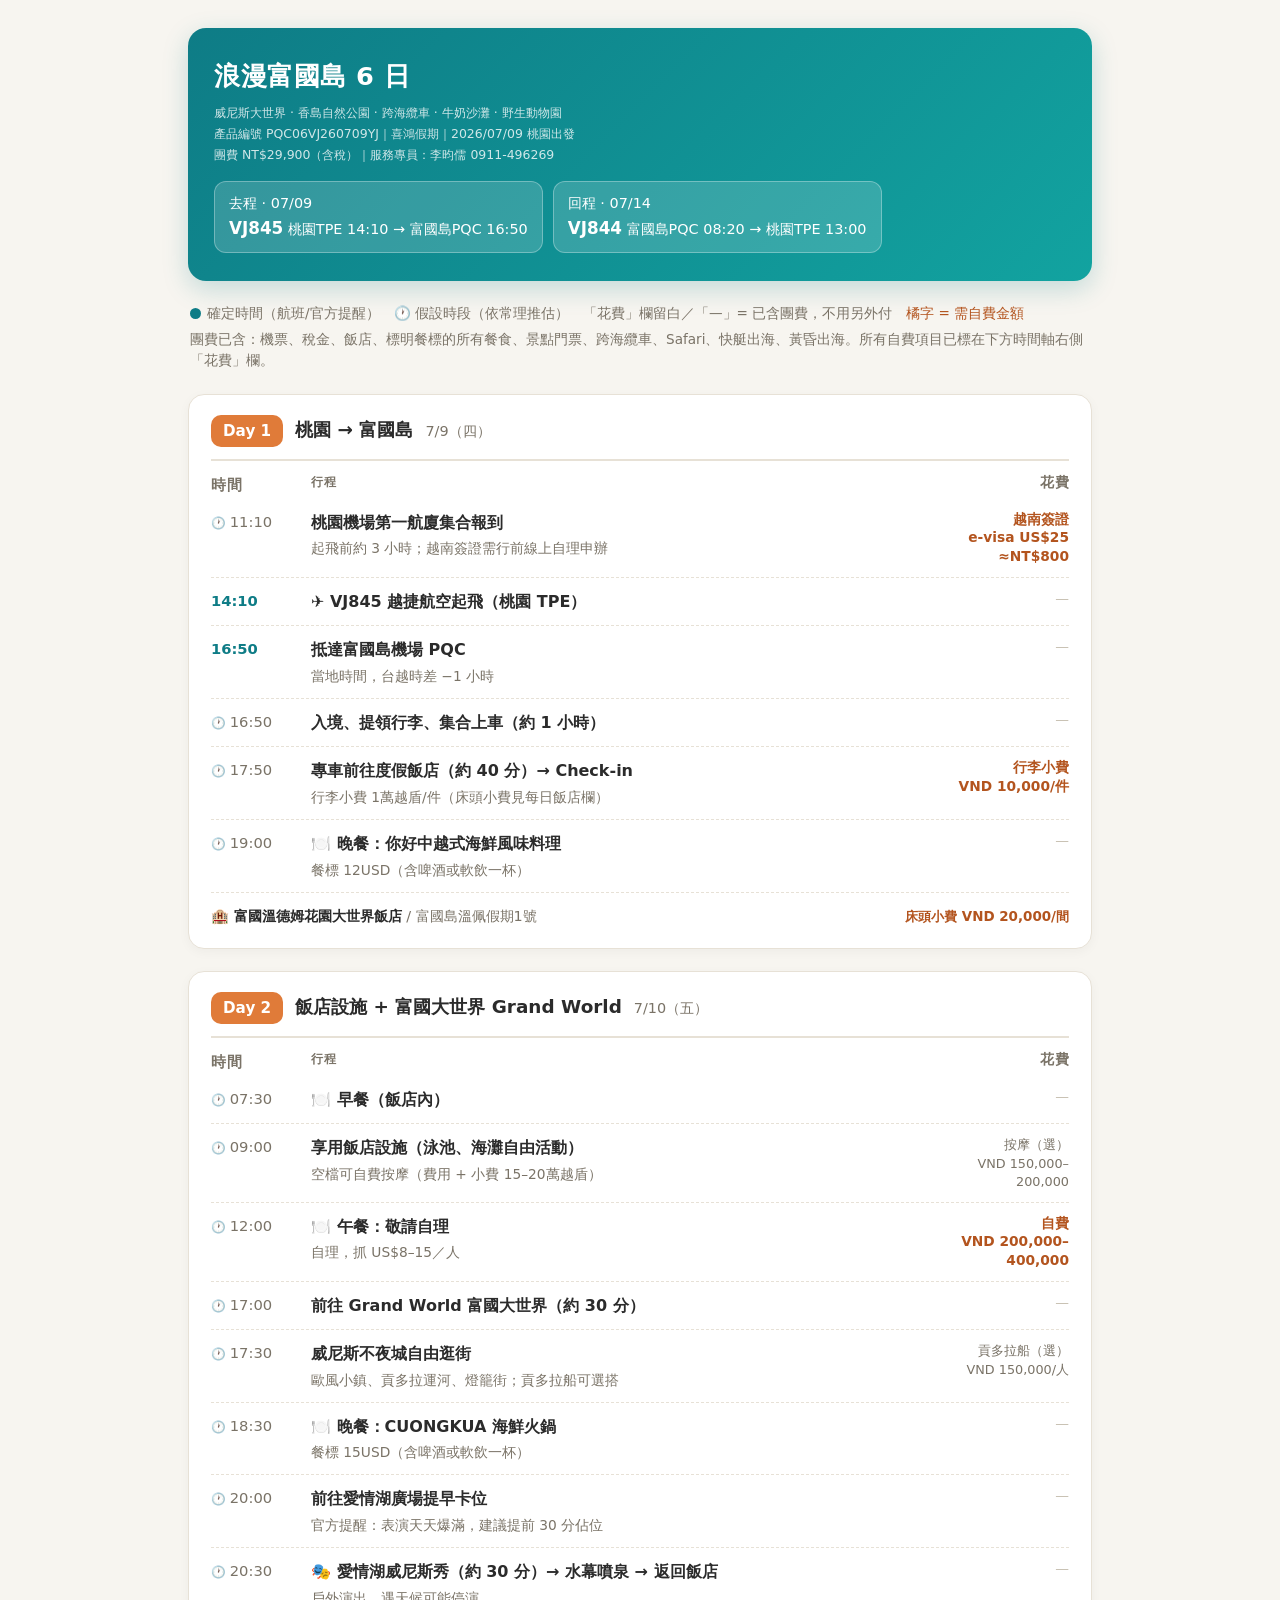
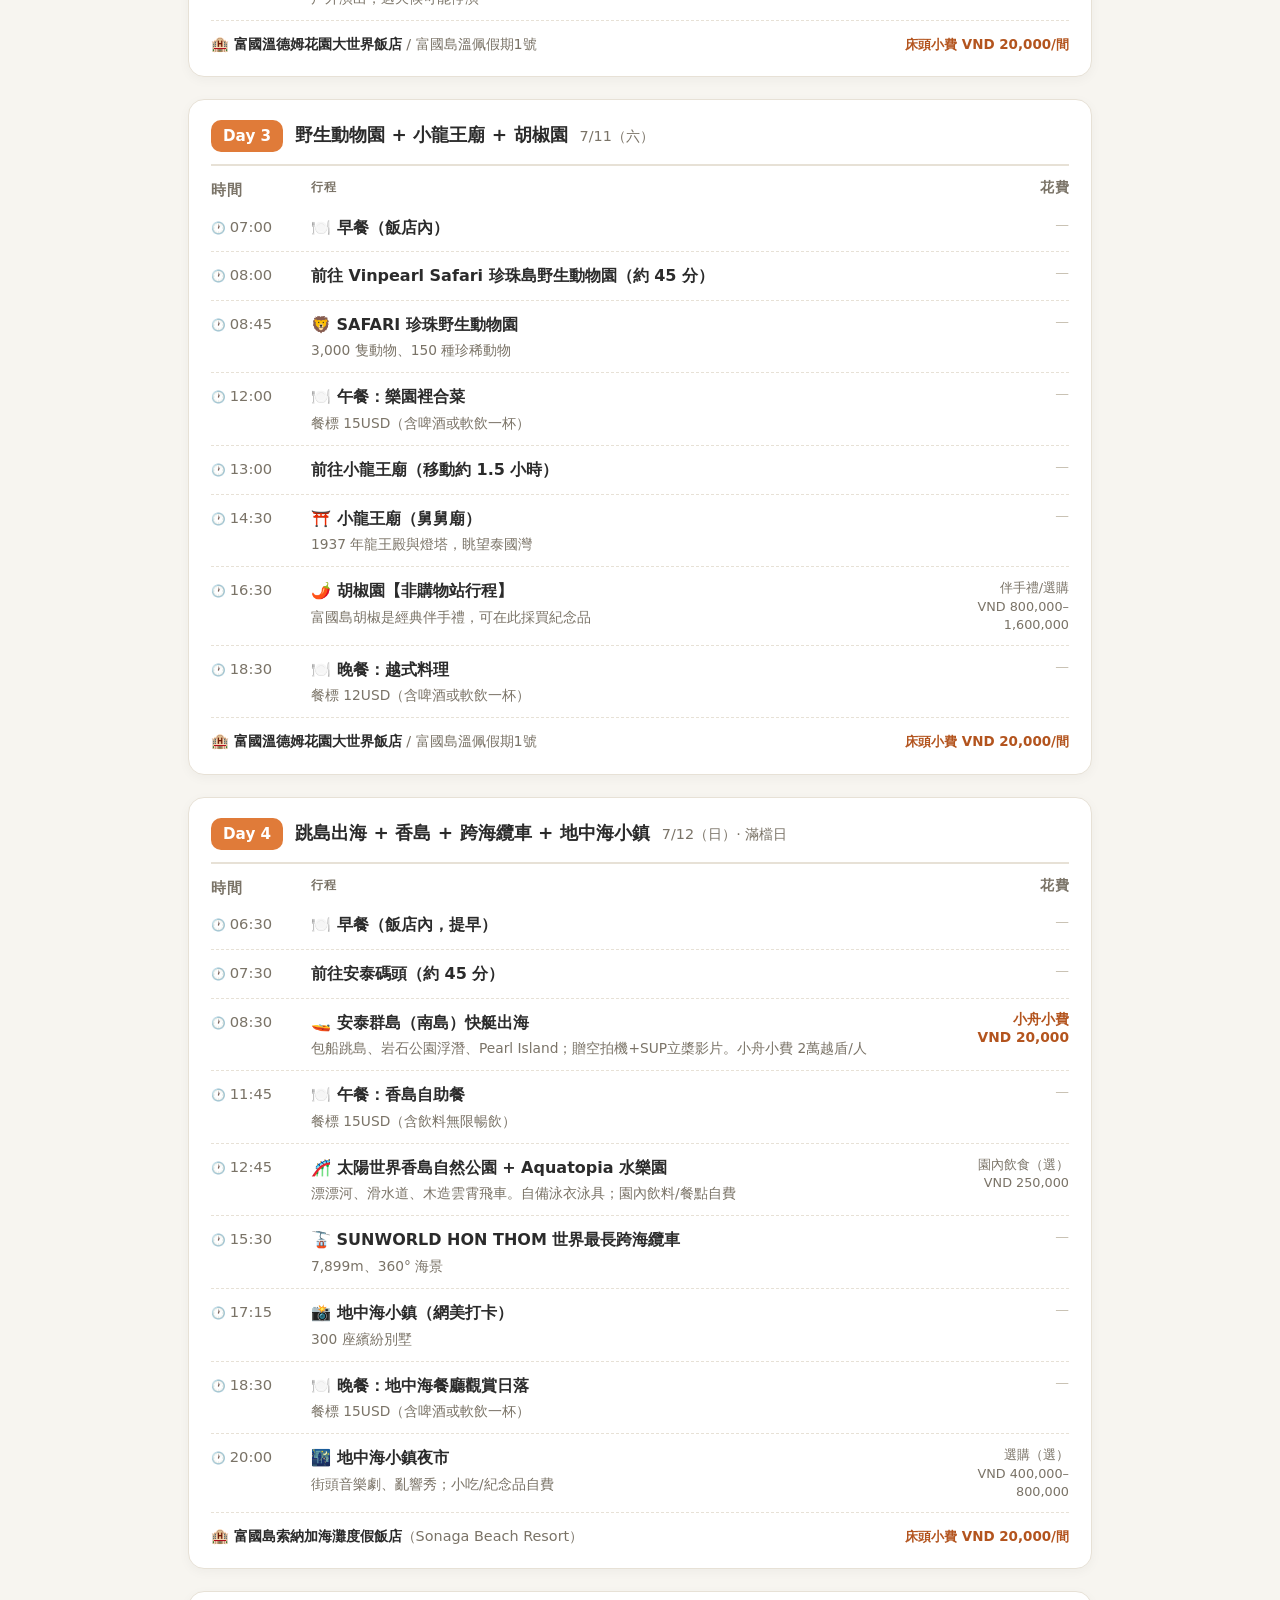
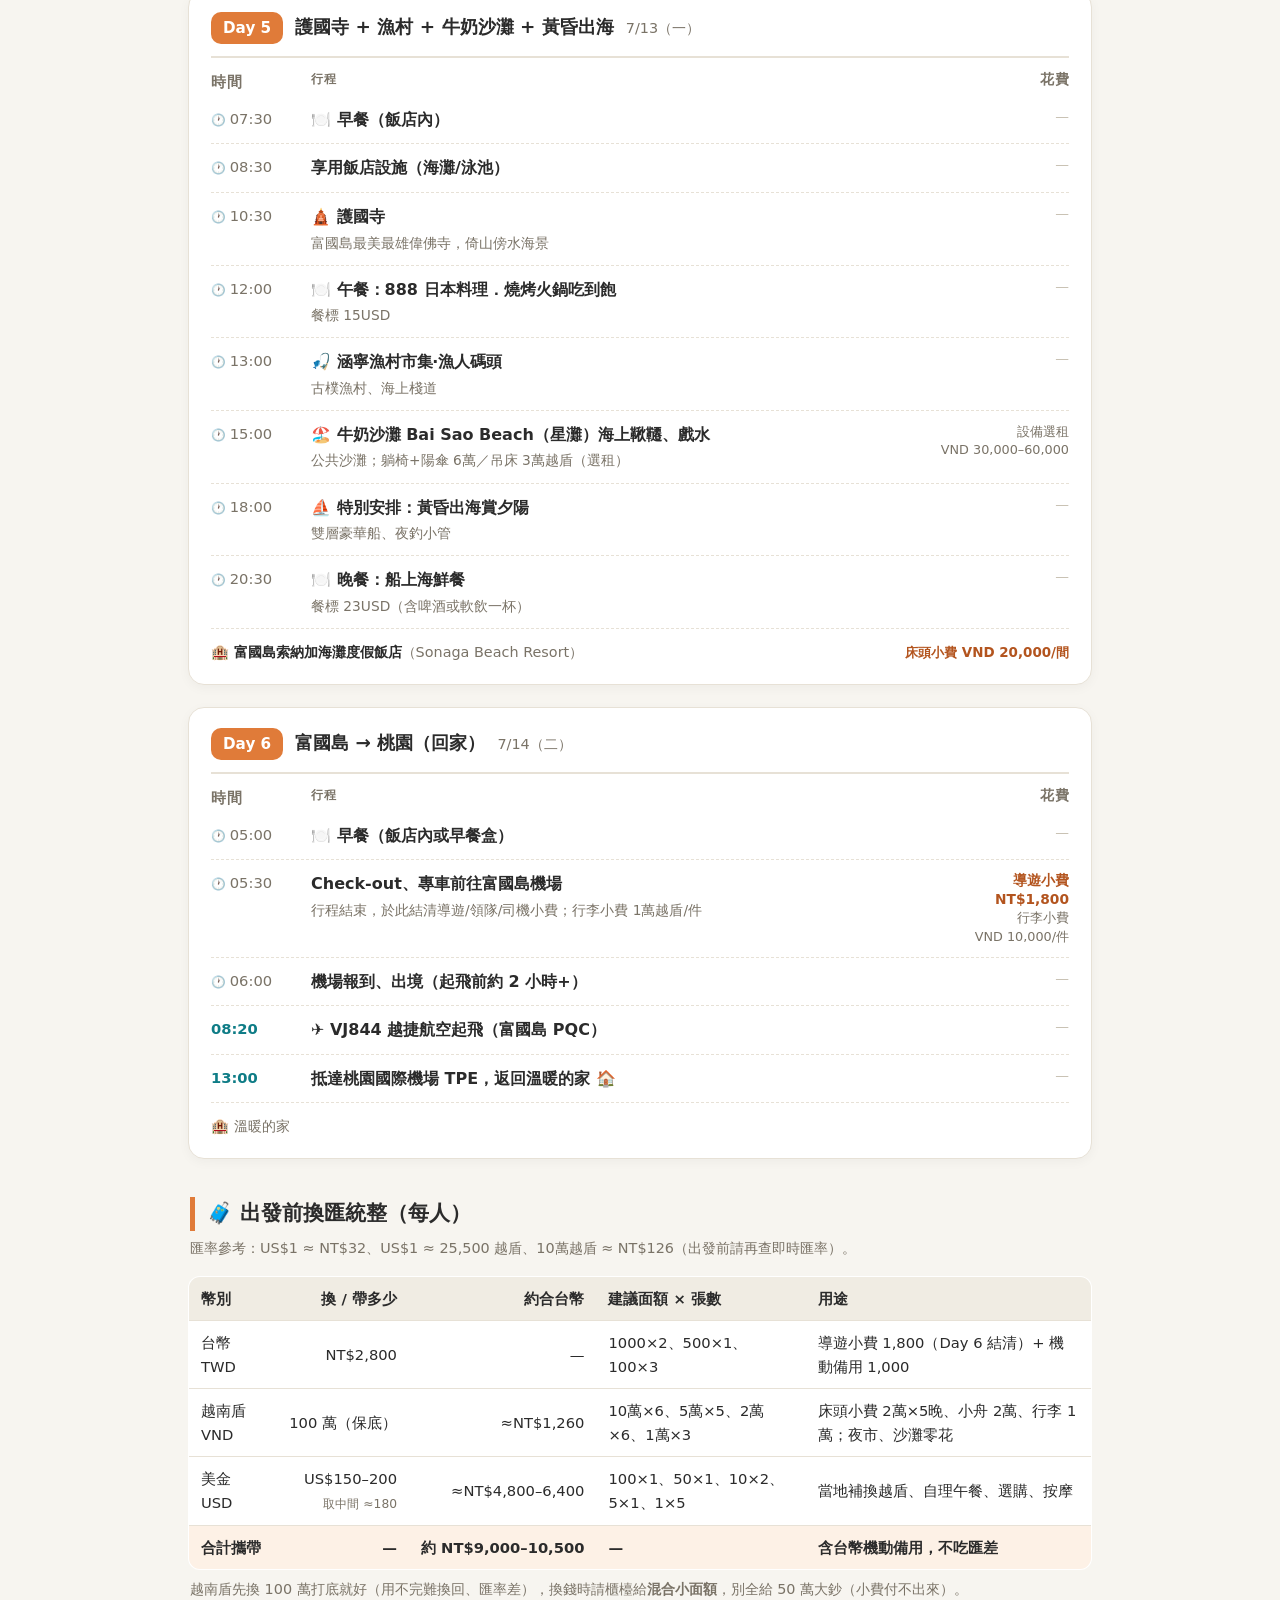
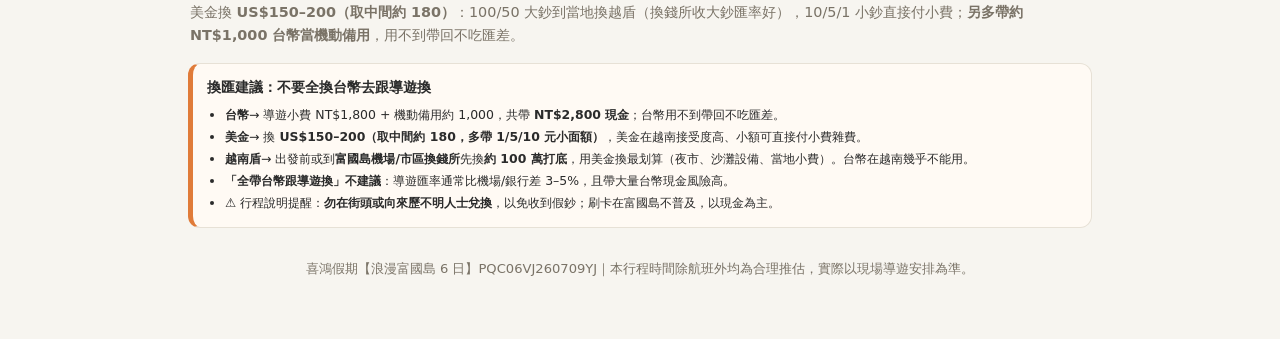
<file: phu-quoc/index.html>
<!DOCTYPE html>
<html lang="zh-Hant-TW">
<head>
<meta charset="utf-8">
<meta name="viewport" content="width=device-width, initial-scale=1">
<title>浪漫富國島 6 日｜詳細行程 2026/07/09</title>
<style>
  :root{
    --bg:#f7f5f0; --card:#fff; --ink:#2b2b2b; --muted:#7a7367;
    --line:#e7e1d6; --accent:#0e7c86; --accent2:#e07b39;
    --money:#b3541e; --moneybg:#fdf1e6;
  }
  *{box-sizing:border-box}
  body{margin:0;background:var(--bg);color:var(--ink);
    font-family:"PingFang TC","Noto Sans TC","Microsoft JhengHei",system-ui,sans-serif;
    line-height:1.6;-webkit-text-size-adjust:100%}
  .wrap{max-width:940px;margin:0 auto;padding:28px 18px 60px}
  header.hero{background:linear-gradient(135deg,#0e7c86,#12a3a0);color:#fff;
    border-radius:18px;padding:28px 26px;box-shadow:0 8px 26px rgba(14,124,134,.22)}
  header.hero h1{margin:0 0 6px;font-size:1.6rem;letter-spacing:.5px}
  header.hero .sub{opacity:.8;font-size:.78rem;margin:1px 0;font-weight:400}
  .flights{display:flex;flex-wrap:wrap;gap:10px;margin-top:16px}
  .flight{background:rgba(255,255,255,.16);border:1px solid rgba(255,255,255,.3);
    border-radius:12px;padding:10px 14px;font-size:.9rem}
  .flight b{font-size:1.05rem}
  .legend{display:flex;flex-wrap:wrap;gap:14px;margin:22px 2px 4px;font-size:.85rem;color:var(--muted)}
  .legend span{display:inline-flex;align-items:center;gap:6px}
  .dot{width:11px;height:11px;border-radius:50%;display:inline-block}
  .subnote{color:var(--muted);font-size:.85rem;margin:2px 2px 0}
  .day{background:var(--card);border:1px solid var(--line);border-radius:16px;
    padding:20px 22px;margin-top:22px;box-shadow:0 3px 12px rgba(0,0,0,.04)}
  .day-h{display:flex;align-items:baseline;gap:12px;flex-wrap:wrap;
    border-bottom:2px solid var(--line);padding-bottom:12px;margin-bottom:4px}
  .day-h .n{background:var(--accent2);color:#fff;font-weight:700;border-radius:10px;
    padding:4px 12px;font-size:.95rem}
  .day-h .t{font-size:1.15rem;font-weight:700}
  .day-h .d{color:var(--muted);font-size:.9rem}
  .colhead{display:flex;gap:14px;padding:8px 0 2px;font-size:.76rem;color:var(--muted);font-weight:700;letter-spacing:.5px}
  .row{display:flex;gap:14px;padding:11px 0;border-bottom:1px dashed var(--line)}
  .row:last-child{border-bottom:none}
  .time{flex:0 0 86px;font-variant-numeric:tabular-nums;font-weight:600;color:var(--accent);font-size:.92rem}
  .time.assume{color:var(--muted);font-weight:500}
  .time.assume::before{content:"🕐 ";font-size:.8em}
  .desc{flex:1;min-width:0}
  .desc .main{font-weight:600}
  .desc .note{color:var(--muted);font-size:.86rem;margin-top:2px}
  .cost{flex:0 0 130px;text-align:right;font-variant-numeric:tabular-nums;font-size:.86rem;line-height:1.35}
  .cost .amt{color:var(--money);font-weight:700}
  .cost .opt{color:var(--muted);font-size:.8rem;font-weight:500}
  .cost .none{color:#c9c2b4}
  .colhead .time,.colhead .desc,.colhead .cost{color:var(--muted)}
  .hotel{margin-top:12px;font-size:.9rem;color:var(--muted);display:flex;justify-content:space-between;align-items:baseline;gap:12px;flex-wrap:wrap}
  .hotel b{color:var(--ink)}
  .hotel .htip{color:var(--money);font-weight:700;font-size:.84rem;white-space:nowrap}
  h2.sec{margin:38px 2px 6px;font-size:1.3rem;border-left:5px solid var(--accent2);padding-left:12px}
  table{width:100%;border-collapse:collapse;background:var(--card);border:1px solid var(--line);
    border-radius:12px;overflow:hidden;margin-top:10px;font-size:.92rem}
  th,td{text-align:left;padding:10px 12px;border-bottom:1px solid var(--line)}
  th{background:#f0ece3;font-weight:700}
  tr:last-child td{border-bottom:none}
  td.num,th.num{text-align:right;font-variant-numeric:tabular-nums;white-space:nowrap}
  tr.sum td{background:#fdf1e6;font-weight:700}
  .callout{background:#fff;border:1px solid var(--line);border-left:5px solid var(--accent);
    border-radius:12px;padding:16px 18px;margin-top:16px}
  .callout h3{margin:0 0 8px;font-size:1.05rem}
  .callout ul{margin:6px 0 0;padding-left:20px}
  .callout li{margin:5px 0}
  .warn{border-left-color:var(--accent2);background:#fffaf4;padding:12px 14px}
  .warn h3{font-size:.9rem;margin-bottom:4px}
  .warn ul{font-size:.78rem;padding-left:18px}
  .warn li{margin:2px 0}
  .foot{color:var(--muted);font-size:.82rem;margin-top:30px;text-align:center}
  @media (max-width:560px){
    .time{flex:0 0 68px;font-size:.83rem}
    .cost{flex:0 0 100px;font-size:.78rem}
    header.hero h1{font-size:1.3rem}
  }
  @media print{
    @page{size:A4;margin:8mm}
    html,body{font-size:11.5px;background:#fff}
    .wrap{padding:0;max-width:none}
    .day,.callout,table{box-shadow:none}
    .day{page-break-inside:avoid;break-inside:avoid;margin-top:9px;padding:10px 13px}
    .day-h{padding-bottom:7px}
    .row{padding:4px 0}
    .desc .note{margin-top:1px}
    .colhead{padding:4px 0 1px}
    .hotel{margin-top:7px}
    h2.sec{margin:14px 2px 4px;font-size:1.02rem;page-break-after:avoid;break-after:avoid}
    header.hero{background:#0e7c86 !important;-webkit-print-color-adjust:exact;print-color-adjust:exact;padding:13px 16px;border-radius:10px}
    header.hero h1{font-size:1.2rem;margin-bottom:3px}
    .flights{margin-top:9px}
    .flight{padding:7px 11px;font-size:.8rem}
    .legend{margin:8px 2px 2px;font-size:.68rem;gap:8px}
    .subnote{font-size:.66rem;margin-top:3px}
    .warn{font-size:.72rem;padding:9px 12px;page-break-inside:avoid;break-inside:avoid}
    .warn h3{font-size:.82rem}
    table{font-size:.72rem;page-break-inside:avoid;break-inside:avoid}
    th,td{padding:5px 7px}
    .foot{margin-top:10px;font-size:.66rem}
    p{margin:5px 2px !important}
  }
</style>
</head>
<body>
<div class="wrap">

  <header class="hero">
    <h1>浪漫富國島 6 日</h1>
    <div class="sub">威尼斯大世界 · 香島自然公園 · 跨海纜車 · 牛奶沙灘 · 野生動物園</div>
    <div class="sub">產品編號 PQC06VJ260709YJ｜喜鴻假期｜2026/07/09 桃園出發</div>
    <div class="sub">團費 NT$29,900（含稅）｜服務專員：李昀儒 0911-496269</div>
    <div class="flights">
      <div class="flight">去程 · 07/09<br><b>VJ845</b> 桃園TPE 14:10 → 富國島PQC 16:50</div>
      <div class="flight">回程 · 07/14<br><b>VJ844</b> 富國島PQC 08:20 → 桃園TPE 13:00</div>
    </div>
  </header>

  <div class="legend">
    <span><span class="dot" style="background:#0e7c86"></span>確定時間（航班/官方提醒）</span>
    <span>🕐 假設時段（依常理推估）</span>
    <span>「花費」欄留白／「—」= 已含團費，不用另外付</span>
    <span style="color:var(--money)">橘字 = 需自費金額</span>
  </div>
  <div class="subnote">團費已含：機票、稅金、飯店、標明餐標的所有餐食、景點門票、跨海纜車、Safari、快艇出海、黃昏出海。所有自費項目已標在下方時間軸右側「花費」欄。</div>

  <!-- DAY 1 -->
  <div class="day">
    <div class="day-h"><span class="n">Day 1</span><span class="t">桃園 → 富國島</span><span class="d">7/9（四）</span></div>
    <div class="colhead"><div class="time">時間</div><div class="desc">行程</div><div class="cost">花費</div></div>
    <div class="row"><div class="time assume">11:10</div><div class="desc"><div class="main">桃園機場第一航廈集合報到</div><div class="note">起飛前約 3 小時；越南簽證需行前線上自理申辦</div></div><div class="cost"><span class="amt">越南簽證<br>e-visa US$25<br>≈NT$800</span></div></div>
    <div class="row"><div class="time">14:10</div><div class="desc"><div class="main">✈️ VJ845 越捷航空起飛（桃園 TPE）</div></div><div class="cost"><span class="none">—</span></div></div>
    <div class="row"><div class="time">16:50</div><div class="desc"><div class="main">抵達富國島機場 PQC</div><div class="note">當地時間，台越時差 −1 小時</div></div><div class="cost"><span class="none">—</span></div></div>
    <div class="row"><div class="time assume">16:50</div><div class="desc"><div class="main">入境、提領行李、集合上車（約 1 小時）</div></div><div class="cost"><span class="none">—</span></div></div>
    <div class="row"><div class="time assume">17:50</div><div class="desc"><div class="main">專車前往度假飯店（約 40 分）→ Check-in</div><div class="note">行李小費 1萬越盾/件（床頭小費見每日飯店欄）</div></div><div class="cost"><span class="amt">行李小費<br>VND 10,000/件</span></div></div>
    <div class="row"><div class="time assume">19:00</div><div class="desc"><div class="main">🍽️ 晚餐：你好中越式海鮮風味料理</div><div class="note">餐標 12USD（含啤酒或軟飲一杯）</div></div><div class="cost"><span class="none">—</span></div></div>
    <div class="hotel"><span>🏨 <b>富國溫德姆花園大世界飯店</b> / 富國島溫佩假期1號</span><span class="htip">床頭小費 VND 20,000/間</span></div>
  </div>

  <!-- DAY 2 -->
  <div class="day">
    <div class="day-h"><span class="n">Day 2</span><span class="t">飯店設施 + 富國大世界 Grand World</span><span class="d">7/10（五）</span></div>
    <div class="colhead"><div class="time">時間</div><div class="desc">行程</div><div class="cost">花費</div></div>
    <div class="row"><div class="time assume">07:30</div><div class="desc"><div class="main">🍽️ 早餐（飯店內）</div></div><div class="cost"><span class="none">—</span></div></div>
    <div class="row"><div class="time assume">09:00</div><div class="desc"><div class="main">享用飯店設施（泳池、海灘自由活動）</div><div class="note">空檔可自費按摩（費用 + 小費 15–20萬越盾）</div></div><div class="cost"><span class="opt">按摩（選）<br>VND 150,000–200,000</span></div></div>
    <div class="row"><div class="time assume">12:00</div><div class="desc"><div class="main">🍽️ 午餐：敬請自理</div><div class="note">自理，抓 US$8–15／人</div></div><div class="cost"><span class="amt">自費<br>VND 200,000–400,000</span></div></div>
    <div class="row"><div class="time assume">17:00</div><div class="desc"><div class="main">前往 Grand World 富國大世界（約 30 分）</div></div><div class="cost"><span class="none">—</span></div></div>
    <div class="row"><div class="time assume">17:30</div><div class="desc"><div class="main">威尼斯不夜城自由逛街</div><div class="note">歐風小鎮、貢多拉運河、燈籠街；貢多拉船可選搭</div></div><div class="cost"><span class="opt">貢多拉船（選）<br>VND 150,000/人</span></div></div>
    <div class="row"><div class="time assume">18:30</div><div class="desc"><div class="main">🍽️ 晚餐：CUONGKUA 海鮮火鍋</div><div class="note">餐標 15USD（含啤酒或軟飲一杯）</div></div><div class="cost"><span class="none">—</span></div></div>
    <div class="row"><div class="time assume">20:00</div><div class="desc"><div class="main">前往愛情湖廣場<b>提早卡位</b></div><div class="note">官方提醒：表演天天爆滿，建議提前 30 分佔位</div></div><div class="cost"><span class="none">—</span></div></div>
    <div class="row"><div class="time assume">20:30</div><div class="desc"><div class="main">🎭 愛情湖威尼斯秀（約 30 分）→ 水幕噴泉 → 返回飯店</div><div class="note">戶外演出，遇天候可能停演</div></div><div class="cost"><span class="none">—</span></div></div>
    <div class="hotel"><span>🏨 <b>富國溫德姆花園大世界飯店</b> / 富國島溫佩假期1號</span><span class="htip">床頭小費 VND 20,000/間</span></div>
  </div>

  <!-- DAY 3 -->
  <div class="day">
    <div class="day-h"><span class="n">Day 3</span><span class="t">野生動物園 + 小龍王廟 + 胡椒園</span><span class="d">7/11（六）</span></div>
    <div class="colhead"><div class="time">時間</div><div class="desc">行程</div><div class="cost">花費</div></div>
    <div class="row"><div class="time assume">07:00</div><div class="desc"><div class="main">🍽️ 早餐（飯店內）</div></div><div class="cost"><span class="none">—</span></div></div>
    <div class="row"><div class="time assume">08:00</div><div class="desc"><div class="main">前往 Vinpearl Safari 珍珠島野生動物園（約 45 分）</div></div><div class="cost"><span class="none">—</span></div></div>
    <div class="row"><div class="time assume">08:45</div><div class="desc"><div class="main">🦁 SAFARI 珍珠野生動物園</div><div class="note">3,000 隻動物、150 種珍稀動物</div></div><div class="cost"><span class="none">—</span></div></div>
    <div class="row"><div class="time assume">12:00</div><div class="desc"><div class="main">🍽️ 午餐：樂園裡合菜</div><div class="note">餐標 15USD（含啤酒或軟飲一杯）</div></div><div class="cost"><span class="none">—</span></div></div>
    <div class="row"><div class="time assume">13:00</div><div class="desc"><div class="main">前往小龍王廟（移動約 1.5 小時）</div></div><div class="cost"><span class="none">—</span></div></div>
    <div class="row"><div class="time assume">14:30</div><div class="desc"><div class="main">⛩️ 小龍王廟（舅舅廟）</div><div class="note">1937 年龍王殿與燈塔，眺望泰國灣</div></div><div class="cost"><span class="none">—</span></div></div>
    <div class="row"><div class="time assume">16:30</div><div class="desc"><div class="main">🌶️ 胡椒園【非購物站行程】</div><div class="note">富國島胡椒是經典伴手禮，可在此採買紀念品</div></div><div class="cost"><span class="opt">伴手禮/選購<br>VND 800,000–1,600,000</span></div></div>
    <div class="row"><div class="time assume">18:30</div><div class="desc"><div class="main">🍽️ 晚餐：越式料理</div><div class="note">餐標 12USD（含啤酒或軟飲一杯）</div></div><div class="cost"><span class="none">—</span></div></div>
    <div class="hotel"><span>🏨 <b>富國溫德姆花園大世界飯店</b> / 富國島溫佩假期1號</span><span class="htip">床頭小費 VND 20,000/間</span></div>
  </div>

  <!-- DAY 4 -->
  <div class="day">
    <div class="day-h"><span class="n">Day 4</span><span class="t">跳島出海 + 香島 + 跨海纜車 + 地中海小鎮</span><span class="d">7/12（日）· 滿檔日</span></div>
    <div class="colhead"><div class="time">時間</div><div class="desc">行程</div><div class="cost">花費</div></div>
    <div class="row"><div class="time assume">06:30</div><div class="desc"><div class="main">🍽️ 早餐（飯店內，提早）</div></div><div class="cost"><span class="none">—</span></div></div>
    <div class="row"><div class="time assume">07:30</div><div class="desc"><div class="main">前往安泰碼頭（約 45 分）</div></div><div class="cost"><span class="none">—</span></div></div>
    <div class="row"><div class="time assume">08:30</div><div class="desc"><div class="main">🚤 安泰群島（南島）快艇出海</div><div class="note">包船跳島、岩石公園浮潛、Pearl Island；贈空拍機+SUP立槳影片。小舟小費 2萬越盾/人</div></div><div class="cost"><span class="amt">小舟小費<br>VND 20,000</span></div></div>
    <div class="row"><div class="time assume">11:45</div><div class="desc"><div class="main">🍽️ 午餐：香島自助餐</div><div class="note">餐標 15USD（含飲料無限暢飲）</div></div><div class="cost"><span class="none">—</span></div></div>
    <div class="row"><div class="time assume">12:45</div><div class="desc"><div class="main">🎢 太陽世界香島自然公園 + Aquatopia 水樂園</div><div class="note">漂漂河、滑水道、木造雲霄飛車。自備泳衣泳具；園內飲料/餐點自費</div></div><div class="cost"><span class="opt">園內飲食（選）<br>VND 250,000</span></div></div>
    <div class="row"><div class="time assume">15:30</div><div class="desc"><div class="main">🚡 SUNWORLD HON THOM 世界最長跨海纜車</div><div class="note">7,899m、360° 海景</div></div><div class="cost"><span class="none">—</span></div></div>
    <div class="row"><div class="time assume">17:15</div><div class="desc"><div class="main">📸 地中海小鎮（網美打卡）</div><div class="note">300 座繽紛別墅</div></div><div class="cost"><span class="none">—</span></div></div>
    <div class="row"><div class="time assume">18:30</div><div class="desc"><div class="main">🍽️ 晚餐：地中海餐廳觀賞日落</div><div class="note">餐標 15USD（含啤酒或軟飲一杯）</div></div><div class="cost"><span class="none">—</span></div></div>
    <div class="row"><div class="time assume">20:00</div><div class="desc"><div class="main">🌃 地中海小鎮夜市</div><div class="note">街頭音樂劇、亂響秀；小吃/紀念品自費</div></div><div class="cost"><span class="opt">選購（選）<br>VND 400,000–800,000</span></div></div>
    <div class="hotel"><span>🏨 <b>富國島索納加海灘度假飯店</b>（Sonaga Beach Resort）</span><span class="htip">床頭小費 VND 20,000/間</span></div>
  </div>

  <!-- DAY 5 -->
  <div class="day">
    <div class="day-h"><span class="n">Day 5</span><span class="t">護國寺 + 漁村 + 牛奶沙灘 + 黃昏出海</span><span class="d">7/13（一）</span></div>
    <div class="colhead"><div class="time">時間</div><div class="desc">行程</div><div class="cost">花費</div></div>
    <div class="row"><div class="time assume">07:30</div><div class="desc"><div class="main">🍽️ 早餐（飯店內）</div></div><div class="cost"><span class="none">—</span></div></div>
    <div class="row"><div class="time assume">08:30</div><div class="desc"><div class="main">享用飯店設施（海灘/泳池）</div></div><div class="cost"><span class="none">—</span></div></div>
    <div class="row"><div class="time assume">10:30</div><div class="desc"><div class="main">🛕 護國寺</div><div class="note">富國島最美最雄偉佛寺，倚山傍水海景</div></div><div class="cost"><span class="none">—</span></div></div>
    <div class="row"><div class="time assume">12:00</div><div class="desc"><div class="main">🍽️ 午餐：888 日本料理．燒烤火鍋吃到飽</div><div class="note">餐標 15USD</div></div><div class="cost"><span class="none">—</span></div></div>
    <div class="row"><div class="time assume">13:00</div><div class="desc"><div class="main">🎣 涵寧漁村市集‧漁人碼頭</div><div class="note">古樸漁村、海上棧道</div></div><div class="cost"><span class="none">—</span></div></div>
    <div class="row"><div class="time assume">15:00</div><div class="desc"><div class="main">🏖️ 牛奶沙灘 Bai Sao Beach（星灘）海上鞦韆、戲水</div><div class="note">公共沙灘；躺椅+陽傘 6萬／吊床 3萬越盾（選租）</div></div><div class="cost"><span class="opt">設備選租<br>VND 30,000–60,000</span></div></div>
    <div class="row"><div class="time assume">18:00</div><div class="desc"><div class="main">⛵ 特別安排：黃昏出海賞夕陽</div><div class="note">雙層豪華船、夜釣小管</div></div><div class="cost"><span class="none">—</span></div></div>
    <div class="row"><div class="time assume">20:30</div><div class="desc"><div class="main">🍽️ 晚餐：船上海鮮餐</div><div class="note">餐標 23USD（含啤酒或軟飲一杯）</div></div><div class="cost"><span class="none">—</span></div></div>
    <div class="hotel"><span>🏨 <b>富國島索納加海灘度假飯店</b>（Sonaga Beach Resort）</span><span class="htip">床頭小費 VND 20,000/間</span></div>
  </div>

  <!-- DAY 6 -->
  <div class="day">
    <div class="day-h"><span class="n">Day 6</span><span class="t">富國島 → 桃園（回家）</span><span class="d">7/14（二）</span></div>
    <div class="colhead"><div class="time">時間</div><div class="desc">行程</div><div class="cost">花費</div></div>
    <div class="row"><div class="time assume">05:00</div><div class="desc"><div class="main">🍽️ 早餐（飯店內或早餐盒）</div></div><div class="cost"><span class="none">—</span></div></div>
    <div class="row"><div class="time assume">05:30</div><div class="desc"><div class="main">Check-out、專車前往富國島機場</div><div class="note">行程結束，於此結清導遊/領隊/司機小費；行李小費 1萬越盾/件</div></div><div class="cost"><span class="amt">導遊小費<br>NT$1,800</span><br><span class="opt">行李小費<br>VND 10,000/件</span></div></div>
    <div class="row"><div class="time assume">06:00</div><div class="desc"><div class="main">機場報到、出境（起飛前約 2 小時+）</div></div><div class="cost"><span class="none">—</span></div></div>
    <div class="row"><div class="time">08:20</div><div class="desc"><div class="main">✈️ VJ844 越捷航空起飛（富國島 PQC）</div></div><div class="cost"><span class="none">—</span></div></div>
    <div class="row"><div class="time">13:00</div><div class="desc"><div class="main">抵達桃園國際機場 TPE，返回溫暖的家 🏠</div></div><div class="cost"><span class="none">—</span></div></div>
    <div class="hotel">🏨 溫暖的家</div>
  </div>

  <!-- 出發前換匯統整 -->
  <h2 class="sec">🧳 出發前換匯統整（每人）</h2>
  <p style="color:var(--muted);font-size:.9rem;margin:6px 2px">
    匯率參考：US$1 ≈ NT$32、US$1 ≈ 25,500 越盾、10萬越盾 ≈ NT$126（出發前請再查即時匯率）。
  </p>
  <div style="overflow-x:auto">
  <table>
    <tr><th>幣別</th><th class="num">換 / 帶多少</th><th class="num">約合台幣</th><th>建議面額 × 張數</th><th>用途</th></tr>
    <tr><td>台幣 TWD</td><td class="num">NT$2,800</td><td class="num">—</td><td>1000×2、500×1、100×3</td><td>導遊小費 1,800（Day 6 結清）+ 機動備用 1,000</td></tr>
    <tr><td>越南盾 VND</td><td class="num">100 萬（保底）</td><td class="num">≈NT$1,260</td><td>10萬×6、5萬×5、2萬×6、1萬×3</td><td>床頭小費 2萬×5晚、小舟 2萬、行李 1萬；夜市、沙灘零花</td></tr>
    <tr><td>美金 USD</td><td class="num">US$150–200<br><small style="color:var(--muted)">取中間 ≈180</small></td><td class="num">≈NT$4,800–6,400</td><td>100×1、50×1、10×2、5×1、1×5</td><td>當地補換越盾、自理午餐、選購、按摩</td></tr>
    <tr class="sum"><td><b>合計攜帶</b></td><td class="num">—</td><td class="num"><b>約 NT$9,000–10,500</b></td><td>—</td><td>含台幣機動備用，不吃匯差</td></tr>
  </table>
  </div>
  <p style="color:var(--muted);font-size:.9rem;margin:8px 2px">
    越南盾先換 100 萬打底就好（用不完難換回、匯率差），換錢時請櫃檯給<b>混合小面額</b>，別全給 50 萬大鈔（小費付不出來）。<br>
    美金換 <b>US$150–200（取中間約 180）</b>：100/50 大鈔到當地換越盾（換錢所收大鈔匯率好），10/5/1 小鈔直接付小費；<b>另多帶約 NT$1,000 台幣當機動備用</b>，用不到帶回不吃匯差。
  </p>

  <div class="callout warn">
    <h3>換匯建議：不要全換台幣去跟導遊換</h3>
    <ul>
      <li><b>台幣</b>→ 導遊小費 NT$1,800 + 機動備用約 1,000，共帶 <b>NT$2,800 現金</b>；台幣用不到帶回不吃匯差。</li>
      <li><b>美金</b>→ 換 <b>US$150–200（取中間約 180，多帶 1/5/10 元小面額）</b>，美金在越南接受度高、小額可直接付小費雜費。</li>
      <li><b>越南盾</b>→ 出發前或到<b>富國島機場/市區換錢所</b>先換<b>約 100 萬打底</b>，用美金換最划算（夜市、沙灘設備、當地小費）。台幣在越南幾乎不能用。</li>
      <li><b>「全帶台幣跟導遊換」不建議</b>：導遊匯率通常比機場/銀行差 3–5%，且帶大量台幣現金風險高。</li>
      <li>⚠️ 行程說明提醒：<b>勿在街頭或向來歷不明人士兌換</b>，以免收到假鈔；刷卡在富國島不普及，以現金為主。</li>
    </ul>
  </div>

  <div class="foot">
    喜鴻假期【浪漫富國島 6 日】PQC06VJ260709YJ｜本行程時間除航班外均為合理推估，實際以現場導遊安排為準。
  </div>

</div>
</body>
</html>
</file>
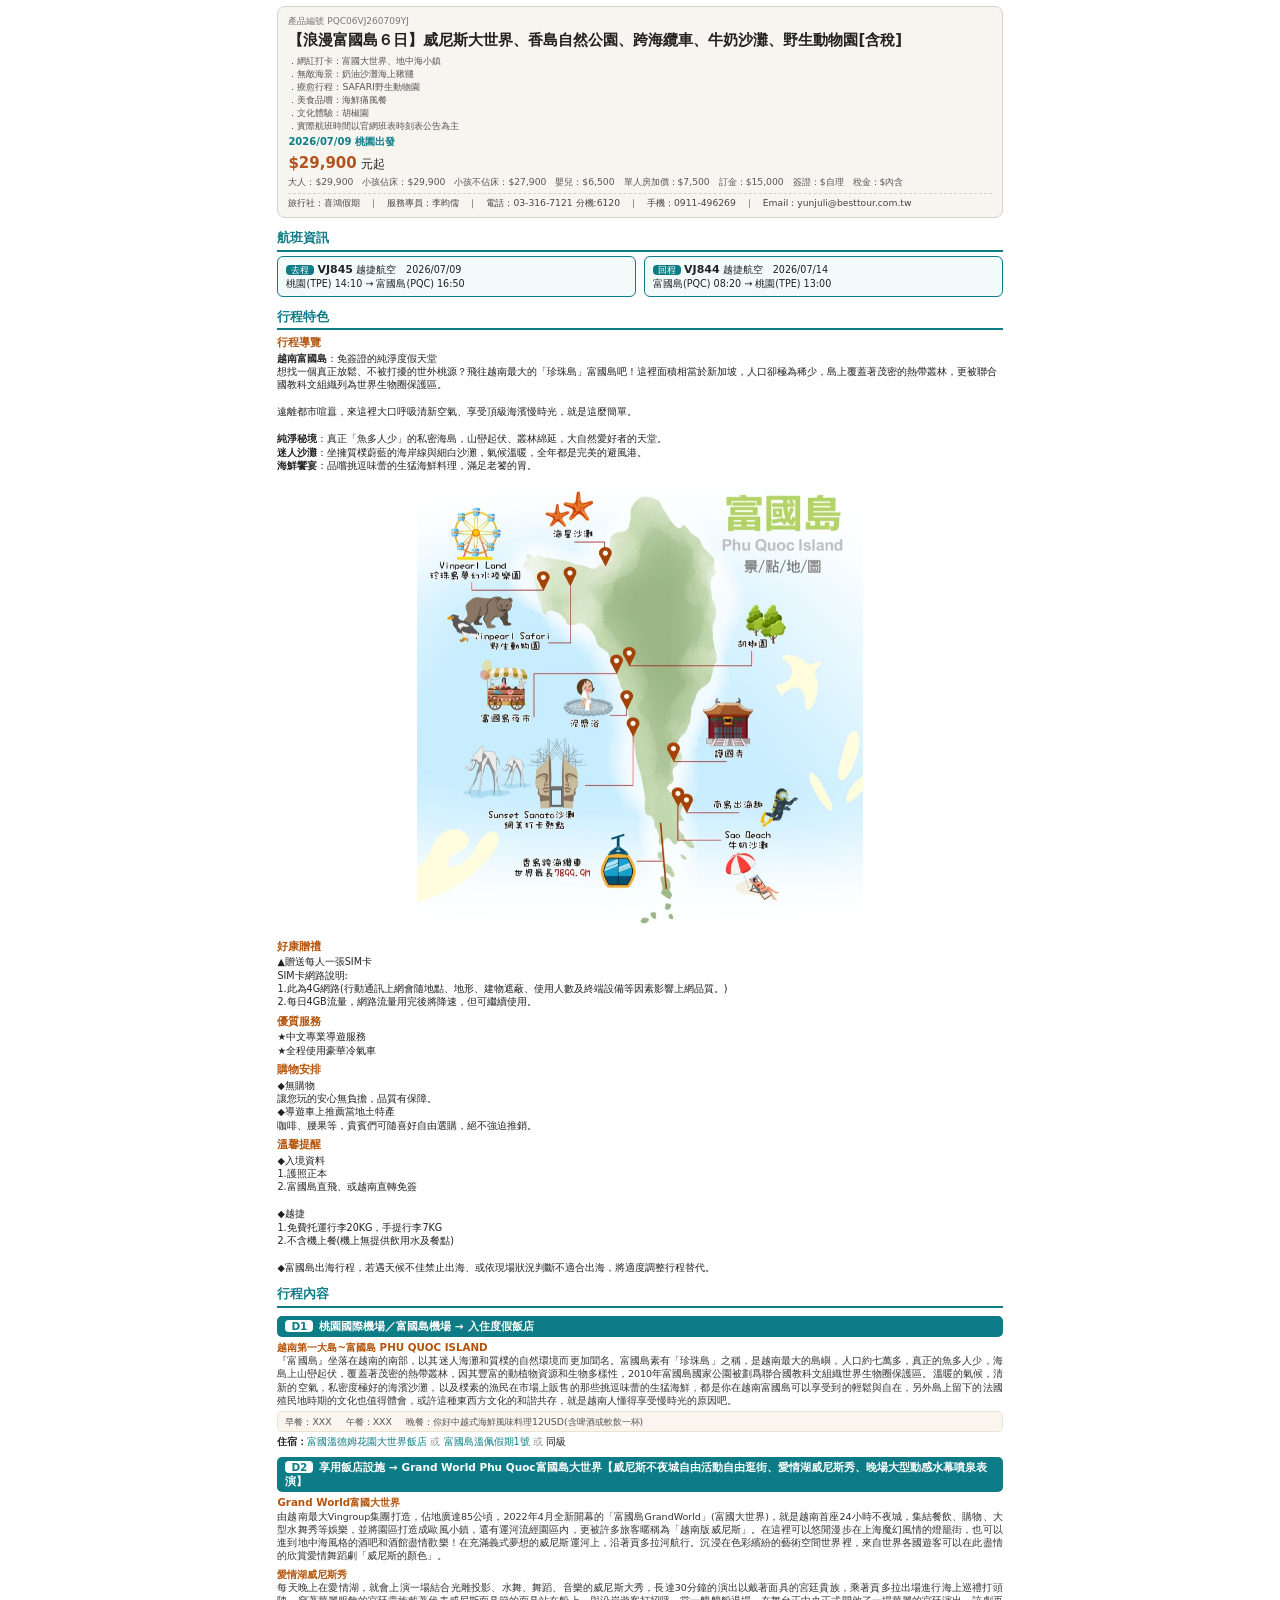
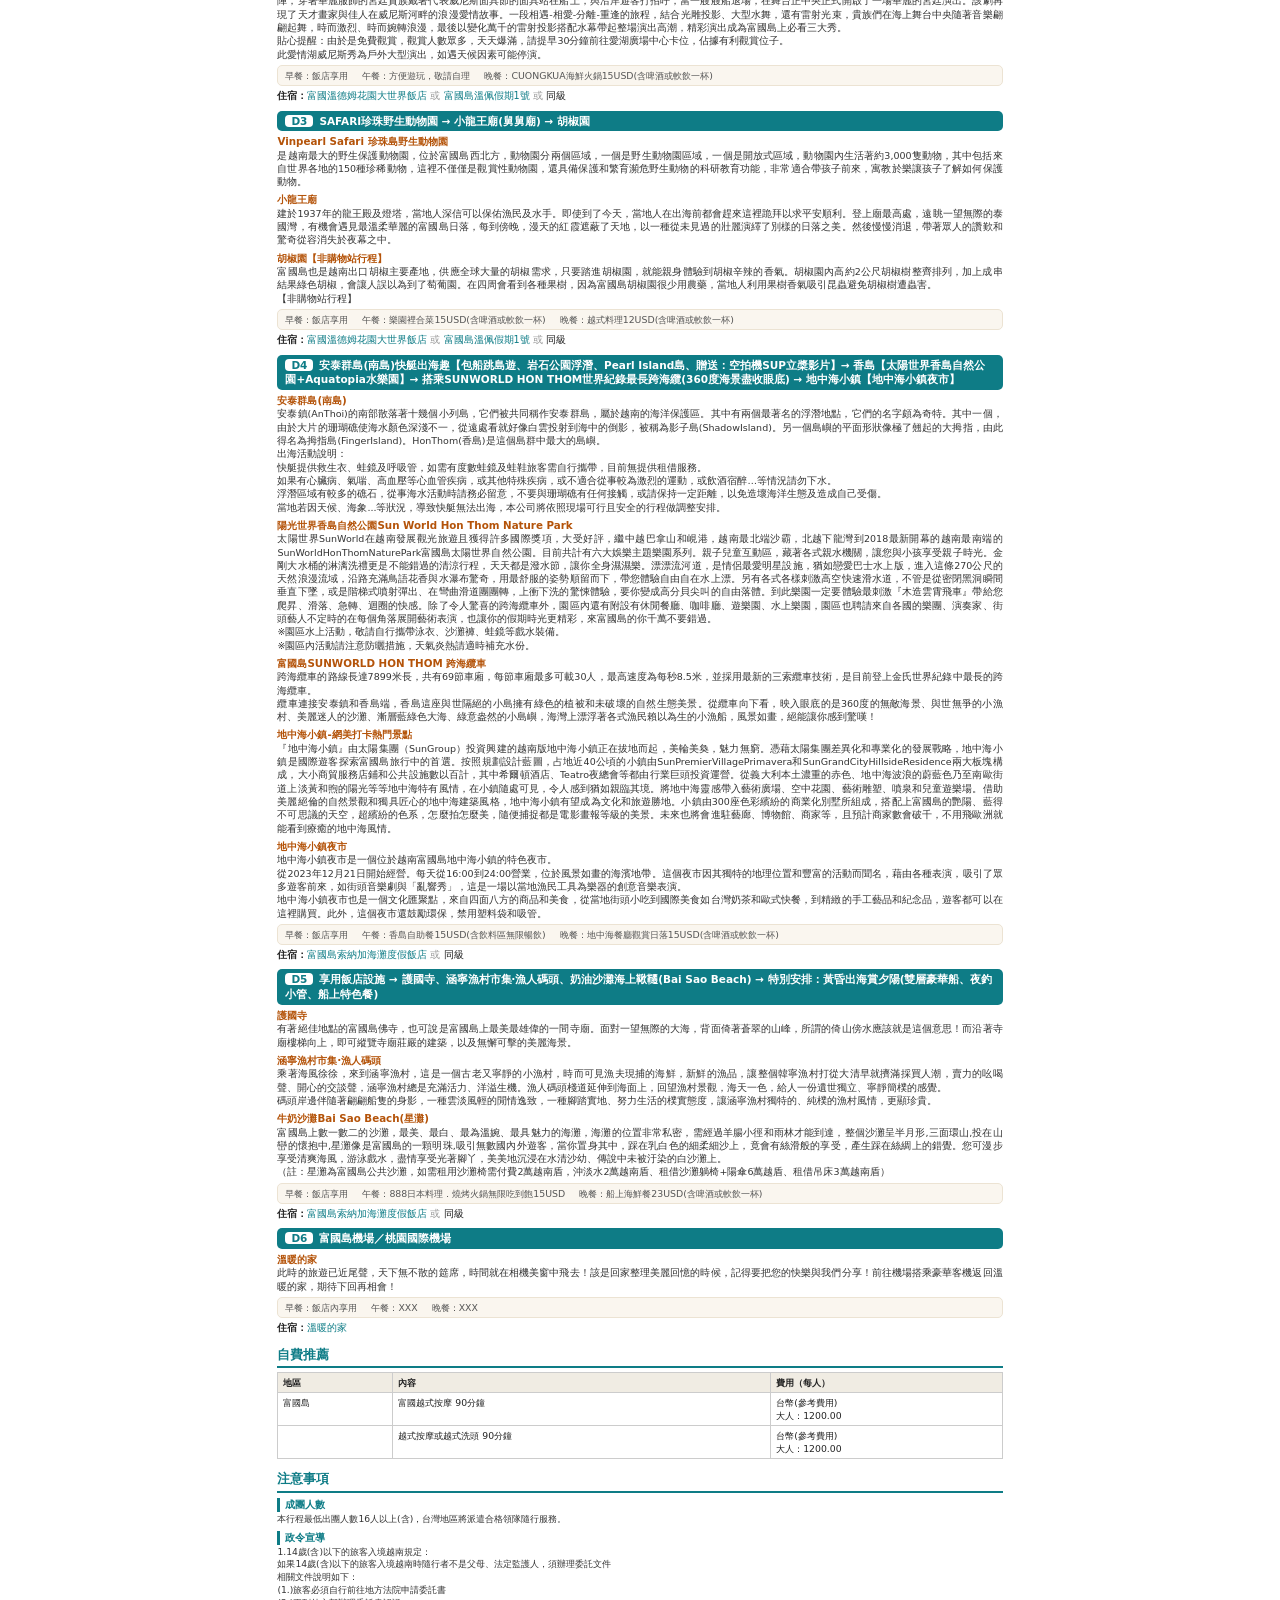
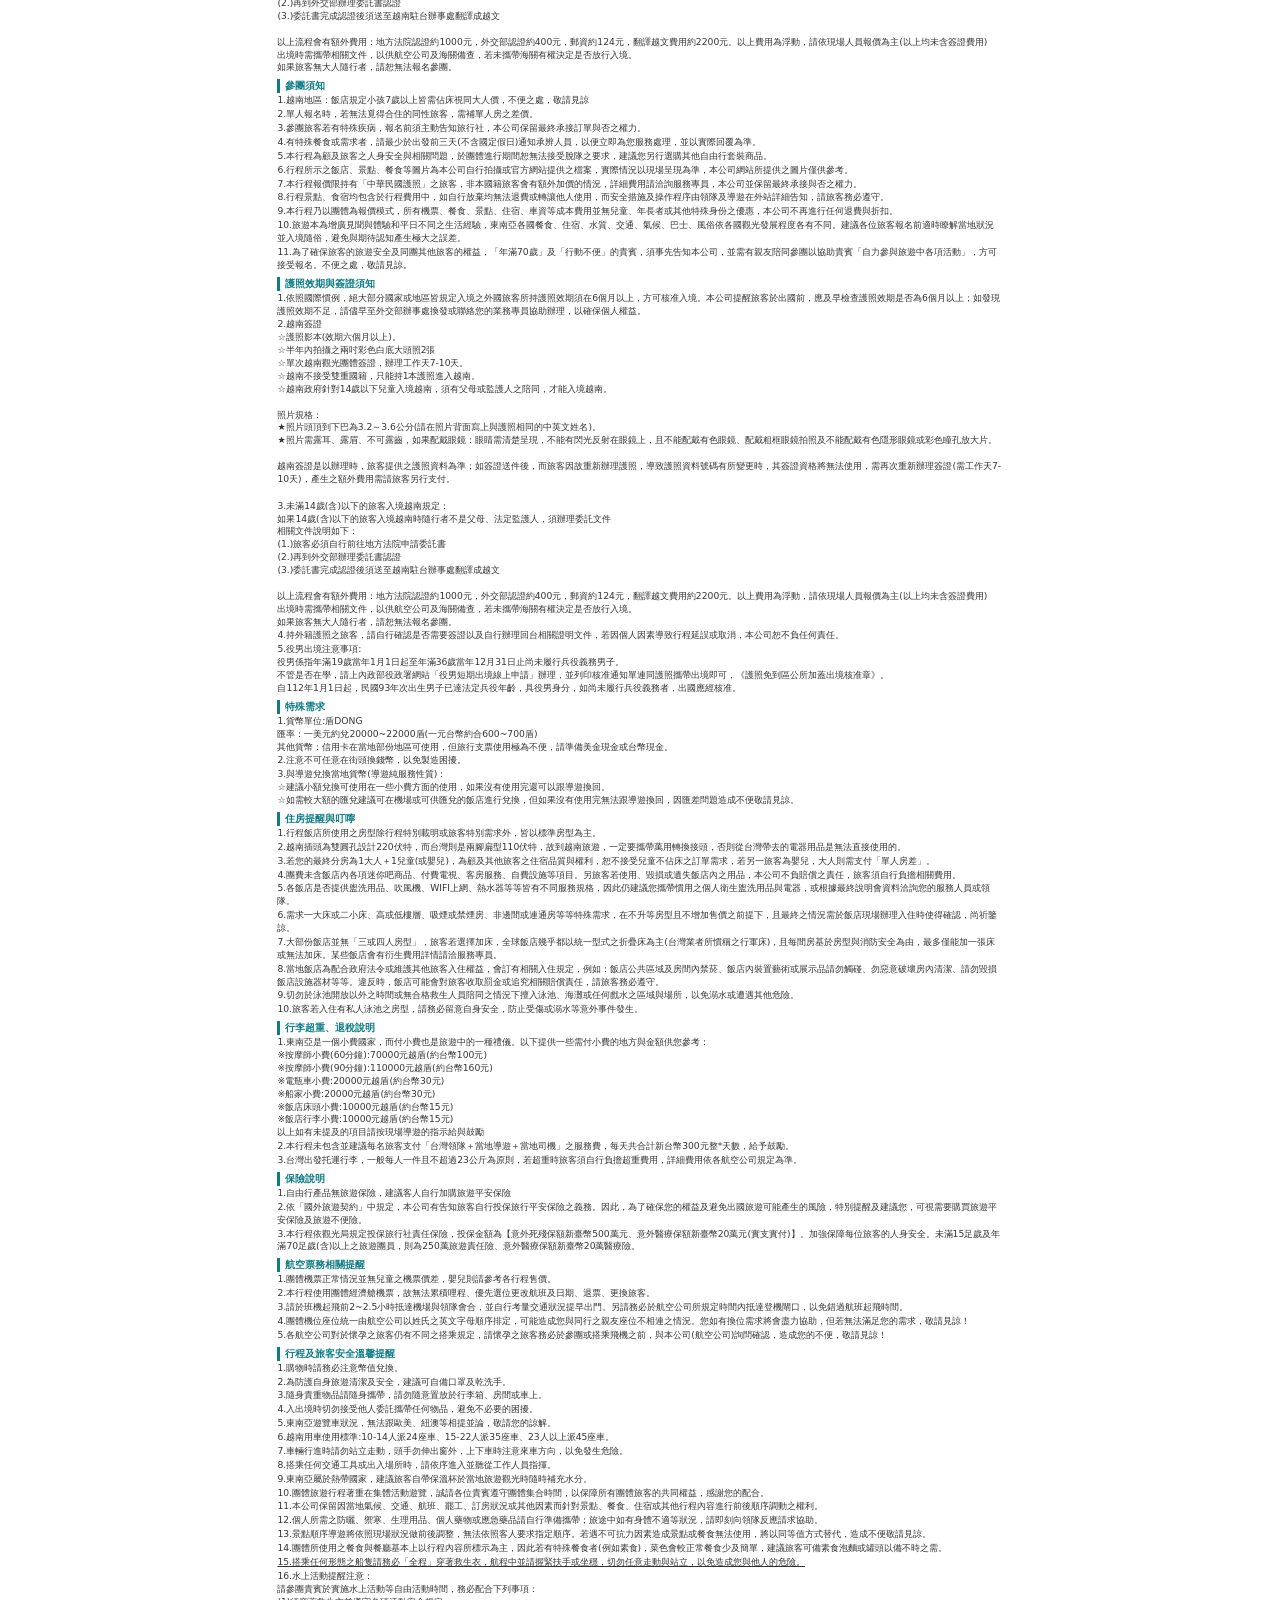
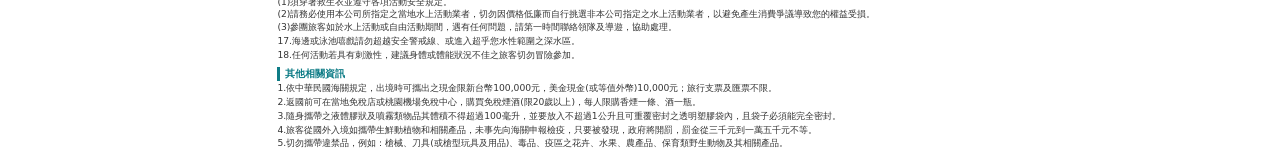
<file: phu-quoc/original/index.html>
<!DOCTYPE html>
<html lang="zh-Hant-TW">
<head>
<meta charset="utf-8">
<meta name="viewport" content="width=device-width, initial-scale=1">
<title>【浪漫富國島６日】威尼斯大世界、香島自然公園、跨海纜車、牛奶沙灘、野生動物園[含稅] 列印版</title>
<style>
  @page{ size:A4; margin:8mm; }
  *{ box-sizing:border-box; }
  html,body{ margin:0; padding:0; }
  body{
    font-family:"PingFang TC","Noto Sans TC","Microsoft JhengHei",system-ui,sans-serif;
    font-size:10.3px; line-height:1.4; color:#222;
  }
  .page{ max-width:194mm; margin:0 auto; padding:6px 4px; }
  h1{ font-size:15px; margin:2px 0 3px; }
  h2{ font-size:12.5px; margin:0 0 4px; padding:2px 0 3px; border-bottom:2px solid #0e7c86; color:#0e7c86; }
  h3{ font-size:11px; margin:5px 0 1px; color:#b45309; }
  .sec{ margin-top:9px; }
  .sec:first-of-type{ margin-top:0; }
  /* header */
  .hd{ border:1px solid #d8d2c6; border-radius:8px; padding:8px 10px; background:#f7f5f0; }
  .pno{ font-size:9px; color:#777; }
  .t3{ font-size:9.3px; color:#555; margin:2px 0; }
  .date{ font-size:10px; color:#0e7c86; font-weight:700; margin-top:3px; }
  .price{ font-size:12px; margin-top:4px; }
  .price b{ color:#b3541e; font-size:15px; }
  .fee{ font-size:9.2px; color:#555; margin-top:2px; }
  .agt{ font-size:9.2px; color:#444; margin-top:4px; border-top:1px dashed #d8d2c6; padding-top:3px; }
  /* flights */
  .flights{ display:flex; gap:8px; flex-wrap:wrap; }
  .flight{ flex:1 1 46%; border:1px solid #0e7c86; border-radius:6px; padding:5px 8px; font-size:9.6px; background:#f2fafa; }
  .fl-lab{ background:#0e7c86; color:#fff; border-radius:4px; padding:0 5px; font-size:9px; }
  .flight b{ font-size:11px; }
  /* feature */
  .feat{ margin-bottom:4px; }
  .feat div{ font-size:9.6px; }
  .mapwrap{ text-align:center; margin:6px 0; page-break-inside:avoid; }
  img.map{ width:118mm; max-width:100%; height:auto; }
  /* schedule */
  .abs{ background:#0e7c86; color:#fff; border-radius:5px; padding:3px 8px; margin:8px 0 3px; font-weight:700; font-size:10.5px; page-break-after:avoid; }
  .abs .dnum{ background:#fff; color:#0e7c86; border-radius:4px; padding:0 6px; margin-right:6px; }
  .view{ margin:2px 0 4px; page-break-inside:avoid; }
  .vname{ font-weight:700; color:#b45309; font-size:10.3px; }
  .vtext{ font-size:9.5px; color:#333; text-align:justify; }
  .meal{ font-size:9.4px; background:#faf6ef; border:1px solid #ece3d3; border-radius:5px; padding:3px 7px; margin:3px 0; display:flex; gap:14px; flex-wrap:wrap; }
  .meal span{ color:#555; }
  .hotel{ font-size:9.6px; margin:2px 0 2px; }
  .hotel .hl{ font-weight:700; }
  .hotel .hn{ color:#0e7c86; }
  .hotel .or{ color:#999; }
  /* expense + note */
  table.tbl{ width:100%; border-collapse:collapse; font-size:9.3px; }
  table.tbl td{ border:1px solid #ccc; padding:3px 5px; vertical-align:top; }
  table.tbl thead td{ background:#f0ece3; font-weight:700; }
  .note-blk{ margin:5px 0; page-break-inside:avoid; }
  .ntitle{ font-weight:700; color:#0e7c86; font-size:10px; border-left:3px solid #0e7c86; padding-left:5px; margin-bottom:1px; }
  .note-blk > div:not(.ntitle){ font-size:9.2px; color:#333; margin:1px 0; }
  .red{ color:#c0392b; }
  .uline{ text-decoration:underline; }
</style>
</head>
<body>
<div class="page">
<div class="hd">
<div class="pno">產品編號 PQC06VJ260709YJ</div>
<h1>【浪漫富國島６日】威尼斯大世界、香島自然公園、跨海纜車、牛奶沙灘、野生動物園[含稅]</h1>
<div class="t3">．網紅打卡：富國大世界、地中海小鎮</BR>．無敵海景：奶油沙灘海上鞦韆</BR>．療愈行程：SAFARI野生動物園</BR>．美食品嚐：海鮮痛風餐</BR>．文化體驗：胡椒園</BR>．實際航班時間以官網班表時刻表公告為主</BR></div>
<div class="date">2026/07/09 桃園出發</div>
<div class="price"><b>$29,900</b> 元起</div>
<div class="fee">大人：$29,900　小孩佔床：$29,900　小孩不佔床：$27,900　嬰兒：$6,500　單人房加價：$7,500　訂金：$15,000　簽證：$自理　稅金：$內含</div>
<div class="agt">旅行社：喜鴻假期　｜　服務專員：李昀儒　｜　電話：03-316-7121 分機:6120　｜　手機：0911-496269　｜　Email：yunjuli@besttour.com.tw</div>
</div>
<div class="sec"><h2>航班資訊</h2><div class="flights">
<div class="flight"><span class="fl-lab">去程</span> <b>VJ845</b> 越捷航空　2026/07/09<br>桃園(TPE) 14:10 → 富國島(PQC) 16:50</div>
<div class="flight"><span class="fl-lab">回程</span> <b>VJ844</b> 越捷航空　2026/07/14<br>富國島(PQC) 08:20 → 桃園(TPE) 13:00</div>
</div></div>
<div class="sec"><h2>行程特色</h2>
<div class="feat"><h3>行程導覽</h3><div><b>越南富國島</b>：免簽證的純淨度假天堂<br>想找一個真正放鬆、不被打擾的世外桃源？飛往越南最大的「珍珠島」富國島吧！這裡面積相當於新加坡，人口卻極為稀少，島上覆蓋著茂密的熱帶叢林，更被聯合國教科文組織列為世界生物圈保護區。<br><br>遠離都市喧囂，來這裡大口呼吸清新空氣、享受頂級海濱慢時光，就是這麼簡單。<br><br /><b>純淨秘境</b>：真正「魚多人少」的私密海島，山巒起伏、叢林綿延，大自然愛好者的天堂。<br /><b>迷人沙灘</b>：坐擁質樸蔚藍的海岸線與細白沙灘，氣候溫暖，全年都是完美的避風港。<br /><b>海鮮饗宴</b>：品嚐挑逗味蕾的生猛海鮮料理，滿足老饕的胃。</div></div>
<div class="mapwrap"><img class="map" src="[data-uri]" alt="景點地圖"></div>
<div class="feat"><h3>好康贈禮</h3><div>▲贈送每人一張SIM卡<br />SIM卡網路說明:<br />1.此為4G網路(行動通訊上網會隨地點、地形、建物遮蔽、使用人數及終端設備等因素影響上網品質。)<br />2.每日4GB流量，網路流量用完後將降速，但可繼續使用。</div></div>
<div class="feat"><h3>優質服務</h3><div>★中文專業導遊服務<br>★全程使用豪華冷氣車</div></div>
<div class="feat"><h3>購物安排</h3><div>◆無購物<br>讓您玩的安心無負擔，品質有保障。<br>◆導遊車上推薦當地土特產<br>咖啡、腰果等，貴賓們可隨喜好自由選購，絕不強迫推銷。</div></div>
<div class="feat"><h3>溫馨提醒</h3><div>◆入境資料<br>1.護照正本<br>2.富國島直飛、或越南直轉免簽<br><br>◆越捷<br>1.免費托運行李20KG，手提行李7KG<br>2.不含機上餐(機上無提供飲用水及餐點)<br><br />◆富國島出海行程，若遇天候不佳禁止出海、或依現場狀況判斷不適合出海，將適度調整行程替代。</div></div>
</div>
<div class="sec"><h2>行程內容</h2>
<div class="abs"><span class="dnum">D1</span><span>桃園國際機場／富國島機場 → 入住度假飯店</span></div>
<div class="view"><div class="vname">越南第一大島~富國島 PHU QUOC ISLAND</div><div class="vtext">『富國島』坐落在越南的南部，以其迷人海灘和質樸的自然環境而更加聞名。富國島素有「珍珠島」之稱，是越南最大的島嶼，人口約七萬多，真正的魚多人少，海島上山巒起伏，覆蓋著茂密的熱帶叢林，因其豐富的動植物資源和生物多樣性，2010年富國島國家公園被劃爲聯合國教科文組織世界生物圈保護區。溫暖的氣候，清新的空氣，私密度極好的海濱沙灘，以及樸素的漁民在市場上販售的那些挑逗味蕾的生猛海鮮，都是你在越南富國島可以享受到的輕鬆與自在，另外島上留下的法國殖民地時期的文化也值得體會，或許這種東西方文化的和諧共存，就是越南人懂得享受慢時光的原因吧。</div></div>
<div class="meal"><span>早餐：XXX</span><span>午餐：XXX</span><span>晚餐：你好中越式海鮮風味料理12USD(含啤酒或軟飲一杯)</span></div>
<div class="hotel"><span class="hl">住宿：</span><span class="hn">富國溫德姆花園大世界飯店</span><span class="or"> 或 </span><span class="hn">富國島溫佩假期1號</span><span class="or"> 或 </span><span>同級</span></div>
<div class="abs"><span class="dnum">D2</span><span>享用飯店設施 → Grand World Phu Quoc富國島大世界【威尼斯不夜城自由活動自由逛街、愛情湖威尼斯秀、晚場大型動感水幕噴泉表演】</span></div>
<div class="view"><div class="vname">Grand World富國大世界</div><div class="vtext">由越南最大Vingroup集團打造，佔地廣達85公頃，2022年4月全新開幕的「富國島GrandWorld」(富國大世界)，就是越南首座24小時不夜城，集結餐飲、購物、大型水舞秀等娛樂，並將園區打造成歐風小鎮，還有運河流經園區內，更被許多旅客暱稱為「越南版威尼斯」。在這裡可以悠閒漫步在上海魔幻風情的燈籠街，也可以進到地中海風格的酒吧和酒館盡情歡樂！在充滿義式夢想的威尼斯運河上，沿著貢多拉河航行。沉浸在色彩繽紛的藝術空間世界裡，來自世界各國遊客可以在此盡情的欣賞愛情舞蹈劇「威尼斯的顏色」。</div></div>
<div class="view"><div class="vname">愛情湖威尼斯秀</div><div class="vtext">每天晚上在愛情湖，就會上演一場結合光雕投影、水舞、舞蹈、音樂的威尼斯大秀，長達30分鐘的演出以戴著面具的宮廷貴族，乘著貢多拉出場進行海上巡禮打頭陣，穿著華麗服飾的宮廷貴族戴著代表威尼斯面具節的面具站在船上，與沿岸遊客打招呼，當一艘艘船退場，在舞台正中央正式開啟了一場華麗的宮廷演出。該劇再現了天才畫家與佳人在威尼斯河畔的浪漫愛情故事。一段相遇-相愛-分離-重逢的旅程，結合光雕投影、大型水舞，還有雷射光束，貴族們在海上舞台中央隨著音樂翩翩起舞，時而激烈、時而婉轉浪漫，最後以變化萬千的雷射投影搭配水幕帶起整場演出高潮，精彩演出成為富國島上必看三大秀。</div><div class="vtext">貼心提醒：由於是免費觀賞，觀賞人數眾多，天天爆滿，請提早30分鐘前往愛湖廣場中心卡位，佔據有利觀賞位子。<br>此愛情湖威尼斯秀為戶外大型演出，如遇天候因素可能停演。</div></div>
<div class="meal"><span>早餐：飯店享用</span><span>午餐：方便遊玩，敬請自理</span><span>晚餐：CUONGKUA海鮮火鍋15USD(含啤酒或軟飲一杯)</span></div>
<div class="hotel"><span class="hl">住宿：</span><span class="hn">富國溫德姆花園大世界飯店</span><span class="or"> 或 </span><span class="hn">富國島溫佩假期1號</span><span class="or"> 或 </span><span>同級</span></div>
<div class="abs"><span class="dnum">D3</span><span>SAFARI珍珠野生動物園 → 小龍王廟(舅舅廟) → 胡椒園</span></div>
<div class="view"><div class="vname">Vinpearl Safari 珍珠島野生動物園</div><div class="vtext">是越南最大的野生保護動物園，位於富國島西北方，動物園分兩個區域，一個是野生動物園區域，一個是開放式區域，動物園內生活著約3,000隻動物，其中包括來自世界各地的150種珍稀動物，這裡不僅僅是觀賞性動物園，還具備保護和繁育瀕危野生動物的科研教育功能，非常適合帶孩子前來，寓教於樂讓孩子了解如何保護動物。</div></div>
<div class="view"><div class="vname">小龍王廟</div><div class="vtext">建於1937年的龍王殿及燈塔，當地人深信可以保佑漁民及水手。即使到了今天，當地人在出海前都會趕來這裡跪拜以求平安順利。登上廟最高處，遠眺一望無際的泰國灣，有機會遇見最溫柔華麗的富國島日落，每到傍晚，漫天的紅霞遮蔽了天地，以一種從未見過的壯麗演繹了別樣的日落之美。然後慢慢消退，帶著眾人的讚歎和驚奇從容消失於夜幕之中。</div></div>
<div class="view"><div class="vname">胡椒園【非購物站行程】</div><div class="vtext">富國島也是越南出口胡椒主要產地，供應全球大量的胡椒需求，只要踏進胡椒園，就能親身體驗到胡椒辛辣的香氣。胡椒園內高約2公尺胡椒樹整齊排列，加上成串結果綠色胡椒，會讓人誤以為到了萄葡園。在四周會看到各種果樹，因為富國島胡椒園很少用農藥，當地人利用果樹香氣吸引昆蟲避免胡椒樹遭蟲害。</div><div class="vtext">【非購物站行程】</div></div>
<div class="meal"><span>早餐：飯店享用</span><span>午餐：樂園裡合菜15USD(含啤酒或軟飲一杯)</span><span>晚餐：越式料理12USD(含啤酒或軟飲一杯)</span></div>
<div class="hotel"><span class="hl">住宿：</span><span class="hn">富國溫德姆花園大世界飯店</span><span class="or"> 或 </span><span class="hn">富國島溫佩假期1號</span><span class="or"> 或 </span><span>同級</span></div>
<div class="abs"><span class="dnum">D4</span><span>安泰群島(南島)快艇出海趣【包船跳島遊、岩石公園浮潛、Pearl Island島、贈送：空拍機SUP立槳影片】→ 香島【太陽世界香島自然公園+Aquatopia水樂園】→ 搭乘SUNWORLD HON THOM世界紀錄最長跨海纜(360度海景盡收眼底) → 地中海小鎮【地中海小鎮夜市】</span></div>
<div class="view"><div class="vname">安泰群島(南島)</div><div class="vtext">安泰鎮(AnThoi)的南部散落著十幾個小列島，它們被共同稱作安泰群島，屬於越南的海洋保護區。其中有兩個最著名的浮潛地點，它們的名字頗為奇特。其中一個，由於大片的珊瑚礁使海水顏色深淺不一，從遠處看就好像白雲投射到海中的倒影，被稱為影子島(ShadowIsland)。另一個島嶼的平面形狀像極了翹起的大拇指，由此得名為拇指島(FingerIsland)。HonThom(香島)是這個島群中最大的島嶼。 </div><div class="vtext">出海活動說明：<br>快艇提供救生衣、蛙鏡及呼吸管，如需有度數蛙鏡及蛙鞋旅客需自行攜帶，目前無提供租借服務。<br>如果有心臟病、氣喘、高血壓等心血管疾病，或其他特殊疾病，或不適合從事較為激烈的運動，或飲酒宿醉…等情況請勿下水。<br>浮潛區域有較多的礁石，從事海水活動時請務必留意，不要與珊瑚礁有任何接觸，或請保持一定距離，以免造壞海洋生態及造成自己受傷。<br>當地若因天候、海象...等狀況，導致快艇無法出海，本公司將依照現場可行且安全的行程做調整安排。</div></div>
<div class="view"><div class="vname">陽光世界香島自然公園Sun World Hon Thom Nature Park</div><div class="vtext">太陽世界SunWorld在越南發展觀光旅遊且獲得許多國際獎項，大受好評，繼中越巴拿山和峴港，越南最北端沙霸，北越下龍灣到2018最新開幕的越南最南端的SunWorldHonThomNaturePark富國島太陽世界自然公園。目前共計有六大娛樂主題樂園系列。親子兒童互動區，藏著各式親水機關，讓您與小孩享受親子時光。金剛大水桶的淋漓洗禮更是不能錯過的清涼行程，天天都是潑水節，讓你全身濕濕樂。漂漂流河道，是情侶最愛明星設施，猶如戀愛巴士水上版，進入這條270公尺的天然浪漫流域，沿路充滿鳥語花香與水瀑布驚奇，用最舒服的姿勢順留而下，帶您體驗自由自在水上漂。另有各式各樣刺激高空快速滑水道，不管是從密閉黑洞瞬間垂直下墜，或是階梯式噴射彈出、在彎曲滑道團團轉，上衝下洗的驚悚體驗，要你變成高分貝尖叫的自由落體。到此樂園一定要體驗最刺激『木造雲霄飛車』帶給您爬昇、滑落、急轉、迴圈的快感。除了令人驚喜的跨海纜車外，園區內還有附設有休閒餐廳、咖啡廳、遊樂園、水上樂園，園區也聘請來自各國的樂團、演奏家、街頭藝人不定時的在每個角落展開藝術表演，也讓你的假期時光更精彩，來富國島的你千萬不要錯過。</div><div class="vtext">※園區水上活動，敬請自行攜帶泳衣、沙灘褲、蛙鏡等戲水裝備。<br>※園區內活動請注意防曬措施，天氣炎熱請適時補充水份。</div></div>
<div class="view"><div class="vname">富國島SUNWORLD HON THOM 跨海纜車</div><div class="vtext">跨海纜車的路線長達7899米長，共有69節車廂，每節車廂最多可載30人，最高速度為每秒8.5米，並採用最新的三索纜車技術，是目前登上金氏世界紀錄中最長的跨海纜車。<br/>纜車連接安泰鎮和香島端，香島這座與世隔絕的小島擁有綠色的植被和未破壞的自然生態美景。從纜車向下看，映入眼底的是360度的無敵海景、與世無爭的小漁村、美麗迷人的沙灘、漸層藍綠色大海、綠意盎然的小島嶼，海灣上漂浮著各式漁民賴以為生的小漁船，風景如畫，絕能讓你感到驚嘆！</div></div>
<div class="view"><div class="vname">地中海小鎮-網美打卡熱門景點</div><div class="vtext">『地中海小鎮』由太陽集團（SunGroup）投資興建的越南版地中海小鎮正在拔地而起，美輪美奐，魅力無窮。憑藉太陽集團差異化和專業化的發展戰略，地中海小鎮是國際遊客探索富國島旅行中的首選。按照規劃設計藍圖，占地近40公頃的小鎮由SunPremierVillagePrimavera和SunGrandCityHillsideResidence兩大板塊構成，大小商貿服務店鋪和公共設施數以百計，其中希爾頓酒店、Teatro夜總會等都由行業巨頭投資運營。從義大利本土濃重的赤色、地中海波浪的蔚藍色乃至南歐街道上淡黃和煦的陽光等等地中海特有風情，在小鎮隨處可見，令人感到猶如親臨其境。將地中海靈感帶入藝術廣場、空中花園、藝術雕塑、噴泉和兒童遊樂場。借助美麗絕倫的自然景觀和獨具匠心的地中海建築風格，地中海小鎮有望成為文化和旅遊勝地。小鎮由300座色彩繽紛的商業化別墅所組成，搭配上富國島的艷陽、藍得不可思議的天空，超繽紛的色系，怎麼拍怎麼美，隨便捕捉都是電影畫報等級的美景。未來也將會進駐藝廊、博物館、商家等，且預計商家數會破千，不用飛歐洲就能看到療癒的地中海風情。</div></div>
<div class="view"><div class="vname">地中海小鎮夜市</div><div class="vtext">地中海小鎮夜市是一個位於越南富國島地中海小鎮的特色夜市。<br/>從2023年12月21日開始經營。每天從16:00到24:00營業，位於風景如畫的海濱地帶。這個夜市因其獨特的地理位置和豐富的活動而聞名，藉由各種表演，吸引了眾多遊客前來，如街頭音樂劇與「亂響秀」，這是一場以當地漁民工具為樂器的創意音樂表演。<br/>地中海小鎮夜市也是一個文化匯聚點，來自四面八方的商品和美食，從當地街頭小吃到國際美食如台灣奶茶和歐式快餐，到精緻的手工藝品和紀念品，遊客都可以在這裡購買。此外，這個夜市還鼓勵環保，禁用塑料袋和吸管。</div></div>
<div class="meal"><span>早餐：飯店享用</span><span>午餐：香島自助餐15USD(含飲料區無限暢飲)</span><span>晚餐：地中海餐廳觀賞日落15USD(含啤酒或軟飲一杯)</span></div>
<div class="hotel"><span class="hl">住宿：</span><span class="hn">富國島索納加海灘度假飯店</span><span class="or"> 或 </span><span>同級</span></div>
<div class="abs"><span class="dnum">D5</span><span>享用飯店設施 → 護國寺、涵寧漁村市集‧漁人碼頭、奶油沙灘海上鞦韆(Bai Sao Beach) → 特別安排：黃昏出海賞夕陽(雙層豪華船、夜釣小管、船上特色餐)</span></div>
<div class="view"><div class="vname">護國寺</div><div class="vtext">有著絕佳地點的富國島佛寺，也可說是富國島上最美最雄偉的一間寺廟。面對一望無際的大海，背面倚著蒼翠的山峰，所謂的倚山傍水應該就是這個意思！而沿著寺廟樓梯向上，即可縱覽寺廟莊嚴的建築，以及無懈可擊的美麗海景。</div></div>
<div class="view"><div class="vname">涵寧漁村市集‧漁人碼頭</div><div class="vtext">乘著海風徐徐，來到涵寧漁村，這是一個古老又寧靜的小漁村，時而可見漁夫現捕的海鮮，新鮮的漁品，讓整個韓寧漁村打從大清早就擠滿採買人潮，賣力的吆喝聲、開心的交談聲，涵寧漁村總是充滿活力、洋溢生機。漁人碼頭棧道延伸到海面上，回望漁村景觀，海天一色，給人一份遺世獨立、寧靜簡樸的感覺。<br/>碼頭岸邊伴隨著翩翩船隻的身影，一種雲淡風輕的閒情逸致，一種腳踏實地、努力生活的樸實態度，讓涵寧漁村獨特的、純樸的漁村風情，更顯珍貴。</div></div>
<div class="view"><div class="vname">牛奶沙灘Bai Sao Beach(星灘)</div><div class="vtext">富國島上數一數二的沙灘，最美、最白、最為溫婉、最具魅力的海灘，海灘的位置非常私密，需經過羊腸小徑和雨林才能到達，整個沙灘呈半月形,三面環山,投在山巒的懷抱中,星灘像是富國島的一顆明珠,吸引無數國內外遊客，當你置身其中，踩在乳白色的細柔細沙上，竟會有絲滑般的享受，產生踩在絲綢上的錯覺。您可漫步享受清爽海風，游泳戲水，盡情享受光著腳丫，美美地沉浸在水清沙幼、傳說中未被汙染的白沙灘上。</div><div class="vtext">（註：星灘為富國島公共沙灘，如需租用沙灘椅需付費2萬越南盾，沖淡水2萬越南盾、租借沙灘躺椅+陽傘6萬越盾、租借吊床3萬越南盾）</div></div>
<div class="meal"><span>早餐：飯店享用</span><span>午餐：888日本料理．燒烤火鍋無限吃到飽15USD</span><span>晚餐：船上海鮮餐23USD(含啤酒或軟飲一杯)</span></div>
<div class="hotel"><span class="hl">住宿：</span><span class="hn">富國島索納加海灘度假飯店</span><span class="or"> 或 </span><span>同級</span></div>
<div class="abs"><span class="dnum">D6</span><span>富國島機場／桃園國際機場</span></div>
<div class="view"><div class="vname">溫暖的家</div><div class="vtext">此時的旅遊已近尾聲，天下無不散的筵席，時間就在相機美窗中飛去！該是回家整理美麗回憶的時候，記得要把您的快樂與我們分享！前往機場搭乘豪華客機返回溫暖的家，期待下回再相會！</div></div>
<div class="meal"><span>早餐：飯店內享用</span><span>午餐：XXX</span><span>晚餐：XXX</span></div>
<div class="hotel"><span class="hl">住宿：</span><span class="hn">溫暖的家</span></div>
</div>
<div class="sec"><h2>自費推薦</h2>
<table class="tbl"><thead><tr><td>地區</td><td>內容</td><td>費用（每人）</td></tr></thead><tbody>
<tr><td>富國島</td><td>富國越式按摩 90分鐘<br></td><td>台幣(參考費用)<br>大人：1200.00</td></tr>
<tr><td></td><td>越式按摩或越式洗頭 90分鐘<br></td><td>台幣(參考費用)<br>大人：1200.00</td></tr>
</tbody></table>
</div>
<div class="sec"><h2>注意事項</h2>
<div class="note-blk"><div class="ntitle">成團人數</div>
<div class="">本行程最低出團人數16人以上(含)，台灣地區將派遣合格領隊隨行服務。</div>
</div>
<div class="note-blk"><div class="ntitle">政令宣導</div>
<div class="red">1.14歲(含)以下的旅客入境越南規定：<br>如果14歲(含)以下的旅客入境越南時隨行者不是父母、法定監護人，須辦理委託文件<br>相關文件說明如下：<br>(1.)旅客必須自行前往地方法院申請委託書<br>(2.)再到外交部辦理委託書認證<br>(3.)委託書完成認證後須送至越南駐台辦事處翻譯成越文<br><br>以上流程會有額外費用：地方法院認證約1000元，外交部認證約400元，郵資約124元，翻譯越文費用約2200元。以上費用為浮動，請依現場人員報價為主(以上均未含簽證費用)<br>出境時需攜帶相關文件，以供航空公司及海關備查，若未攜帶海關有權決定是否放行入境。<br>如果旅客無大人隨行者，請恕無法報名參團。</div>
</div>
<div class="note-blk"><div class="ntitle">參團須知</div>
<div class="red">1.越南地區：飯店規定小孩7歲以上皆需佔床視同大人價，不便之處，敬請見諒</div>
<div class="">2.單人報名時，若無法覓得合住的同性旅客，需補單人房之差價。</div>
<div class="">3.參團旅客若有特殊疾病，報名前須主動告知旅行社，本公司保留最終承接訂單與否之權力。</div>
<div class="">4.有特殊餐食或需求者，請最少於出發前三天(不含國定假日)通知承辨人員，以便立即為您服務處理，並以實際回覆為準。</div>
<div class="">5.本行程為顧及旅客之人身安全與相關問題，於團體進行期間恕無法接受脫隊之要求，建議您另行選購其他自由行套裝商品。</div>
<div class="">6.行程所示之飯店、景點、餐食等圖片為本公司自行拍攝或官方網站提供之檔案，實際情況以現場呈現為準，本公司網站所提供之圖片僅供參考。</div>
<div class="">7.本行程報價限持有「中華民國護照」之旅客，非本國籍旅客會有額外加價的情況，詳細費用請洽詢服務專員，本公司並保留最終承接與否之權力。</div>
<div class="">8.行程景點、食宿均包含於行程費用中，如自行放棄均無法退費或轉讓他人使用，而安全措施及操作程序由領隊及導遊在外站詳細告知，請旅客務必遵守。</div>
<div class="">9.本行程乃以團體為報價模式，所有機票、餐食、景點、住宿、車資等成本費用並無兒童、年長者或其他特殊身份之優惠，本公司不再進行任何退費與折扣。</div>
<div class="">10.旅遊本為增廣見聞與體驗和平日不同之生活經驗，東南亞各國餐食、住宿、水質、交通、氣候、巴士、風俗依各國觀光發展程度各有不同。建議各位旅客報名前適時瞭解當地狀況並入境隨俗，避免與期待認知產生極大之誤差。</div>
<div class="red">11.為了確保旅客的旅遊安全及同團其他旅客的權益，「年滿70歲」及「行動不便」的貴賓，須事先告知本公司，並需有親友陪同參團以協助貴賓「自力參與旅遊中各項活動」，方可接受報名。不便之處，敬請見諒。</div>
</div>
<div class="note-blk"><div class="ntitle">護照效期與簽證須知</div>
<div class="">1.依照國際慣例，絕大部分國家或地區皆規定入境之外國旅客所持護照效期須在6個月以上，方可核准入境。本公司提醒旅客於出國前，應及早檢查護照效期是否為6個月以上；如發現護照效期不足，請儘早至外交部辦事處換發或聯絡您的業務專員協助辦理，以確保個人權益。</div>
<div class="red">2.越南簽證<br>☆護照影本(效期六個月以上)。<br>☆半年內拍攝之兩吋彩色白底大頭照2張<br>☆單次越南觀光團體簽證，辦理工作天7-10天。<br>☆越南不接受雙重國籍，只能持1本護照進入越南。<br>☆越南政府針對14歲以下兒童入境越南，須有父母或監護人之陪同，才能入境越南。<br><br>照片規格：<br>★照片頭頂到下巴為3.2～3.6公分(請在照片背面寫上與護照相同的中英文姓名)。<br>★照片需露耳、露眉、不可露齒，如果配戴眼鏡：眼睛需清楚呈現，不能有閃光反射在眼鏡上，且不能配戴有色眼鏡、配戴粗框眼鏡拍照及不能配戴有色隱形眼鏡或彩色瞳孔放大片。<br><br>越南簽證是以辦理時，旅客提供之護照資料為準；如簽證送件後，而旅客因故重新辦理護照，導致護照資料號碼有所變更時，其簽證資格將無法使用，需再次重新辦理簽證(需工作天7-10天)，產生之額外費用需請旅客另行支付。<br><br/></div>
<div class="red">3.未滿14歲(含)以下的旅客入境越南規定：<br>如果14歲(含)以下的旅客入境越南時隨行者不是父母、法定監護人，須辦理委託文件<br>相關文件說明如下：<br>(1.)旅客必須自行前往地方法院申請委託書<br>(2.)再到外交部辦理委託書認證<br>(3.)委託書完成認證後須送至越南駐台辦事處翻譯成越文<br><br>以上流程會有額外費用：地方法院認證約1000元，外交部認證約400元，郵資約124元，翻譯越文費用約2200元。以上費用為浮動，請依現場人員報價為主(以上均未含簽證費用)<br>出境時需攜帶相關文件，以供航空公司及海關備查，若未攜帶海關有權決定是否放行入境。<br>如果旅客無大人隨行者，請恕無法報名參團。</div>
<div class="">4.持外籍護照之旅客，請自行確認是否需要簽證以及自行辦理回台相關證明文件，若因個人因素導致行程延誤或取消，本公司恕不負任何責任。</div>
<div class="">5.役男出境注意事項:<br>役男係指年滿19歲當年1月1日起至年滿36歲當年12月31日止尚未履行兵役義務男子。<br>不管是否在學，請上內政部役政署網站「役男短期出境線上申請」辦理，並列印核准通知單連同護照攜帶出境即可，《護照免到區公所加蓋出境核准章》。<br>自112年1月1日起，民國93年次出生男子已達法定兵役年齡，具役男身分，如尚未履行兵役義務者，出國應經核准。</div>
</div>
<div class="note-blk"><div class="ntitle">特殊需求</div>
<div class="">1.貨幣單位:盾DONG<br>匯率：一美元約兌20000~22000盾(一元台幣約合600~700盾)<br>其他貨幣：信用卡在當地部份地區可使用，但旅行支票使用極為不便，請準備美金現金或台幣現金。</div>
<div class="red">2.注意不可任意在街頭換錢幣，以免製造困擾。</div>
<div class="">3.與導遊兌換當地貨幣(導遊純服務性質)：<br>☆建議小額兌換可使用在一些小費方面的使用，如果沒有使用完還可以跟導遊換回。<br>☆如需較大額的匯兌建議可在機場或可供匯兌的飯店進行兌換，但如果沒有使用完無法跟導遊換回，因匯差問題造成不便敬請見諒。</div>
</div>
<div class="note-blk"><div class="ntitle">住房提醒與叮嚀</div>
<div class="">1.行程飯店所使用之房型除行程特別載明或旅客特別需求外，皆以標準房型為主。</div>
<div class="">2.越南插頭為雙圓孔設計220伏特，而台灣則是兩腳扁型110伏特，故到越南旅遊，一定要攜帶萬用轉換接頭，否則從台灣帶去的電器用品是無法直接使用的。</div>
<div class="">3.若您的最終分房為1大人＋1兒童(或嬰兒)，為顧及其他旅客之住宿品質與權利，恕不接受兒童不佔床之訂單需求，若另一旅客為嬰兒，大人則需支付「單人房差」。</div>
<div class="">4.團費未含飯店內各項迷你吧商品、付費電視、客房服務、自費設施等項目。另旅客若使用、毀損或遺失飯店內之用品，本公司不負賠償之責任，旅客須自行負擔相關費用。</div>
<div class="">5.各飯店是否提供盥洗用品、吹風機、WIFI上網、熱水器等等皆有不同服務規格，因此仍建議您攜帶慣用之個人衛生盥洗用品與電器，或根據最終說明會資料洽詢您的服務人員或領隊。</div>
<div class="">6.需求一大床或二小床、高或低樓層、吸煙或禁煙房、非邊間或連通房等等特殊需求，在不升等房型且不增加售價之前提下，且最終之情況需於飯店現場辦理入住時使得確認，尚祈鑒諒。</div>
<div class="">7.大部份飯店並無「三或四人房型」，旅客若選擇加床，全球飯店幾乎都以統一型式之折疊床為主(台灣業者所慣稱之行軍床)，且每間房基於房型與消防安全為由，最多僅能加一張床或無法加床。某些飯店會有衍生費用詳情請洽服務專員。</div>
<div class="">8.當地飯店為配合政府法令或維護其他旅客入住權益，會訂有相關入住規定，例如：飯店公共區域及房間內禁菸、飯店內裝置藝術或展示品請勿觸碰、勿惡意破壞房內清潔、請勿毀損飯店設施器材等等。違反時，飯店可能會對旅客收取罰金或追究相關賠償責任，請旅客務必遵守。</div>
<div class="">9.切勿於泳池開放以外之時間或無合格救生人員陪同之情況下擅入泳池、海灘或任何戲水之區域與場所，以免溺水或遭遇其他危險。</div>
<div class="">10.旅客若入住有私人泳池之房型，請務必留意自身安全，防止受傷或溺水等意外事件發生。</div>
</div>
<div class="note-blk"><div class="ntitle">行李超重、退稅說明</div>
<div class="">1.東南亞是一個小費國家，而付小費也是旅遊中的一種禮儀。以下提供一些需付小費的地方與金額供您參考：<br>※按摩師小費(60分鐘):70000元越盾(約台幣100元)<br>※按摩師小費(90分鐘):110000元越盾(約台幣160元)<br>※電瓶車小費:20000元越盾(約台幣30元)<br>※船家小費:20000元越盾(約台幣30元)<br>※飯店床頭小費:10000元越盾(約台幣15元)<br>※飯店行李小費:10000元越盾(約台幣15元)<br>以上如有未提及的項目請按現場導遊的指示給與鼓勵</div>
<div class="">2.本行程未包含並建議每名旅客支付「台灣領隊＋當地導遊＋當地司機」之服務費，每天共合計新台幣300元整*天數，給予鼓勵。</div>
<div class="">3.台灣出發托運行李，一般每人一件且不超過23公斤為原則，若超重時旅客須自行負擔超重費用，詳細費用依各航空公司規定為準。</div>
</div>
<div class="note-blk"><div class="ntitle">保險說明</div>
<div class="red">1.自由行產品無旅遊保險，建議客人自行加購旅遊平安保險</div>
<div class="">2.依「國外旅遊契約」中規定，本公司有告知旅客自行投保旅行平安保險之義務。因此，為了確保您的權益及避免出國旅遊可能產生的風險，特別提醒及建議您，可視需要購買旅遊平安保險及旅遊不便險。</div>
<div class="">3.本行程依觀光局規定投保旅行社責任保險，投保金額為【意外死殘保額新臺幣500萬元、意外醫療保額新臺幣20萬元(實支實付)】。加強保障每位旅客的人身安全。未滿15足歲及年滿70足歲(含)以上之旅遊團員，則為250萬旅遊責任險、意外醫療保額新臺幣20萬醫療險。</div>
</div>
<div class="note-blk"><div class="ntitle">航空票務相關提醒</div>
<div class="">1.團體機票正常情況並無兒童之機票價差，嬰兒則請參考各行程售價。</div>
<div class="">2.本行程使用團體經濟艙機票，故無法累積哩程、優先選位更改航班及日期、退票、更換旅客。</div>
<div class="">3.請於班機起飛前2~2.5小時抵達機場與領隊會合，並自行考量交通狀況提早出門。另請務必於航空公司所規定時間內抵達登機閘口，以免錯過航班起飛時間。</div>
<div class="">4.團體機位座位統一由航空公司以姓氏之英文字母順序排定，可能造成您與同行之親友座位不相連之情況。您如有換位需求將會盡力協助，但若無法滿足您的需求，敬請見諒！</div>
<div class="">5.各航空公司對於懷孕之旅客仍有不同之搭乘規定，請懷孕之旅客務必於參團或搭乘飛機之前，與本公司(航空公司)詢問確認，造成您的不便，敬請見諒！</div>
</div>
<div class="note-blk"><div class="ntitle">行程及旅客安全溫馨提醒</div>
<div class="">1.購物時請務必注意幣值兌換。</div>
<div class="">2.為防護自身旅遊清潔及安全，建議可自備口罩及乾洗手。</div>
<div class="">3.隨身貴重物品請隨身攜帶，請勿隨意置放於行李箱、房間或車上。</div>
<div class="">4.入出境時切勿接受他人委託攜帶任何物品，避免不必要的困擾。</div>
<div class="">5.東南亞遊覽車狀況，無法跟歐美、紐澳等相提並論，敬請您的諒解。</div>
<div class="red">6.越南用車使用標準:10-14人派24座車、15-22人派35座車、23人以上派45座車。</div>
<div class="">7.車輛行進時請勿站立走動，頭手勿伸出窗外，上下車時注意來車方向，以免發生危險。</div>
<div class="">8.搭乘任何交通工具或出入場所時，請依序進入並聽從工作人員指揮。</div>
<div class="">9.東南亞屬於熱帶國家，建議旅客自帶保溫杯於當地旅遊觀光時隨時補充水分。</div>
<div class="">10.團體旅遊行程著重在集體活動遊覽，誠請各位貴賓遵守團體集合時間，以保障所有團體旅客的共同權益，感謝您的配合。</div>
<div class="">11.本公司保留因當地氣候、交通、航班、罷工、訂房狀況或其他因素而針對景點、餐食、住宿或其他行程內容進行前後順序調動之權利。</div>
<div class="">12.個人所需之防曬、禦寒、生理用品、個人藥物或應急藥品請自行準備攜帶；旅途中如有身體不適等狀況，請即刻向領隊反應請求協助。</div>
<div class="">13.景點順序導遊將依照現場狀況做前後調整，無法依照客人要求指定順序。若遇不可抗力因素造成景點或餐食無法使用，將以同等值方式替代，造成不便敬請見諒。</div>
<div class="">14.團體所使用之餐食與餐廳基本上以行程內容所標示為主，因此若有特殊餐食者(例如素食)，菜色會較正常餐食少及簡單，建議旅客可備素食泡麵或罐頭以備不時之需。</div>
<div class="red uline">15.搭乘任何形態之船隻請務必「全程」穿著救生衣，航程中並請握緊扶手或坐穩，切勿任意走動與站立，以免造成您與他人的危險。</div>
<div class="red">16.水上活動提醒注意：<br>請參團貴賓於實施水上活動等自由活動時間，務必配合下列事項：<br>(1)須穿著救生衣並遵守各項活動安全規定。<br>(2)請務必使用本公司所指定之當地水上活動業者，切勿因價格低廉而自行挑選非本公司指定之水上活動業者，以避免產生消費爭議導致您的權益受損。<br>(3)參團旅客如於水上活動或自由活動期間，遇有任何問題，請第一時間聯絡領隊及導遊，協助處理。</div>
<div class="">17.海邊或泳池嘻戲請勿超越安全警戒線、或進入超乎您水性範圍之深水區。</div>
<div class="">18.任何活動若具有刺激性，建議身體或體能狀況不佳之旅客切勿冒險參加。</div>
</div>
<div class="note-blk"><div class="ntitle">其他相關資訊</div>
<div class="">1.依中華民國海關規定，出境時可攜出之現金限新台幣100,000元，美金現金(或等值外幣)10,000元；旅行支票及匯票不限。</div>
<div class="">2.返國前可在當地免稅店或桃園機場免稅中心，購買免稅煙酒(限20歲以上)，每人限購香煙一條、酒一瓶。</div>
<div class="">3.隨身攜帶之液體膠狀及噴霧類物品其體積不得超過100毫升，並要放入不超過1公升且可重覆密封之透明塑膠袋內，且袋子必須能完全密封。</div>
<div class="">4.旅客從國外入境如攜帶生鮮動植物和相關產品，未事先向海關申報檢疫，只要被發現，政府將開罰，罰金從三千元到一萬五千元不等。</div>
<div class="">5.切勿攜帶違禁品，例如：槍械、刀具(或槍型玩具及用品)、毒品、疫區之花卉、水果、農產品、保育類野生動物及其相關產品。</div>
</div>
</div>
</div>
</body>
</html>
</file>
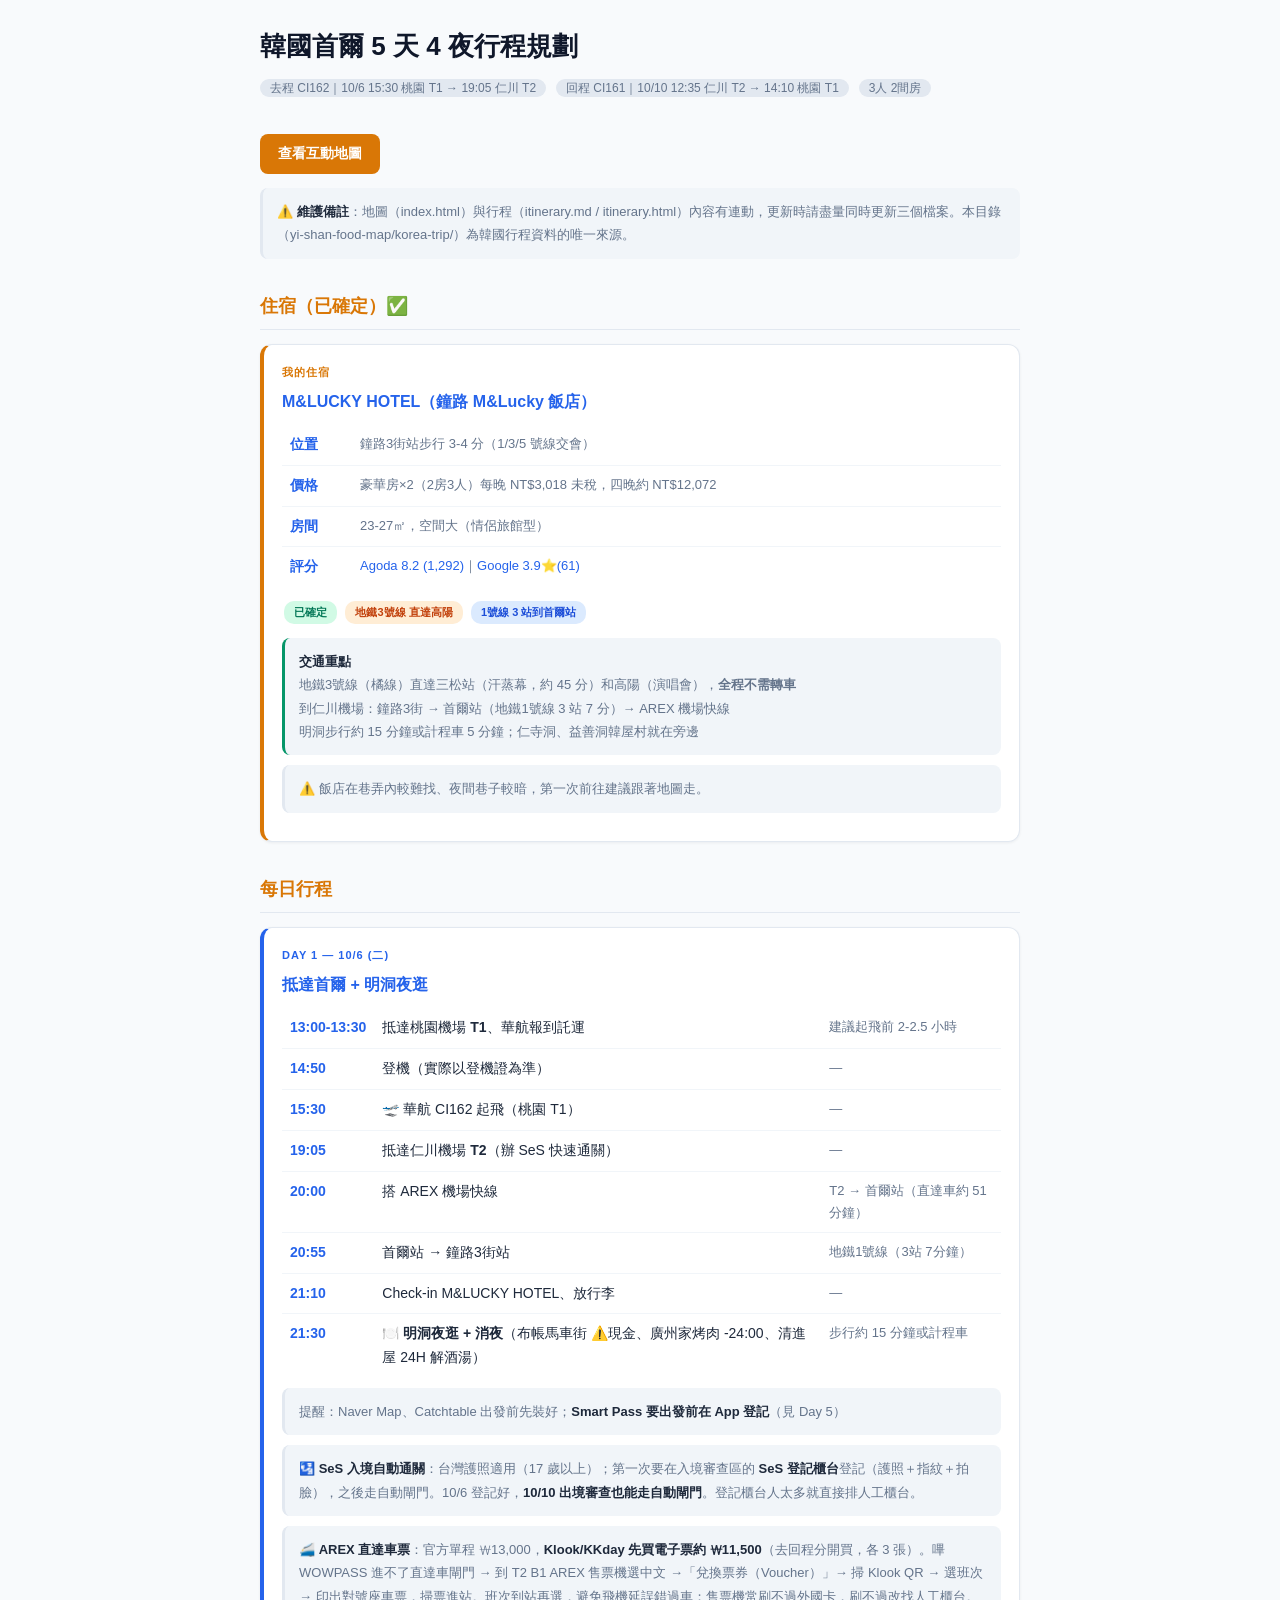
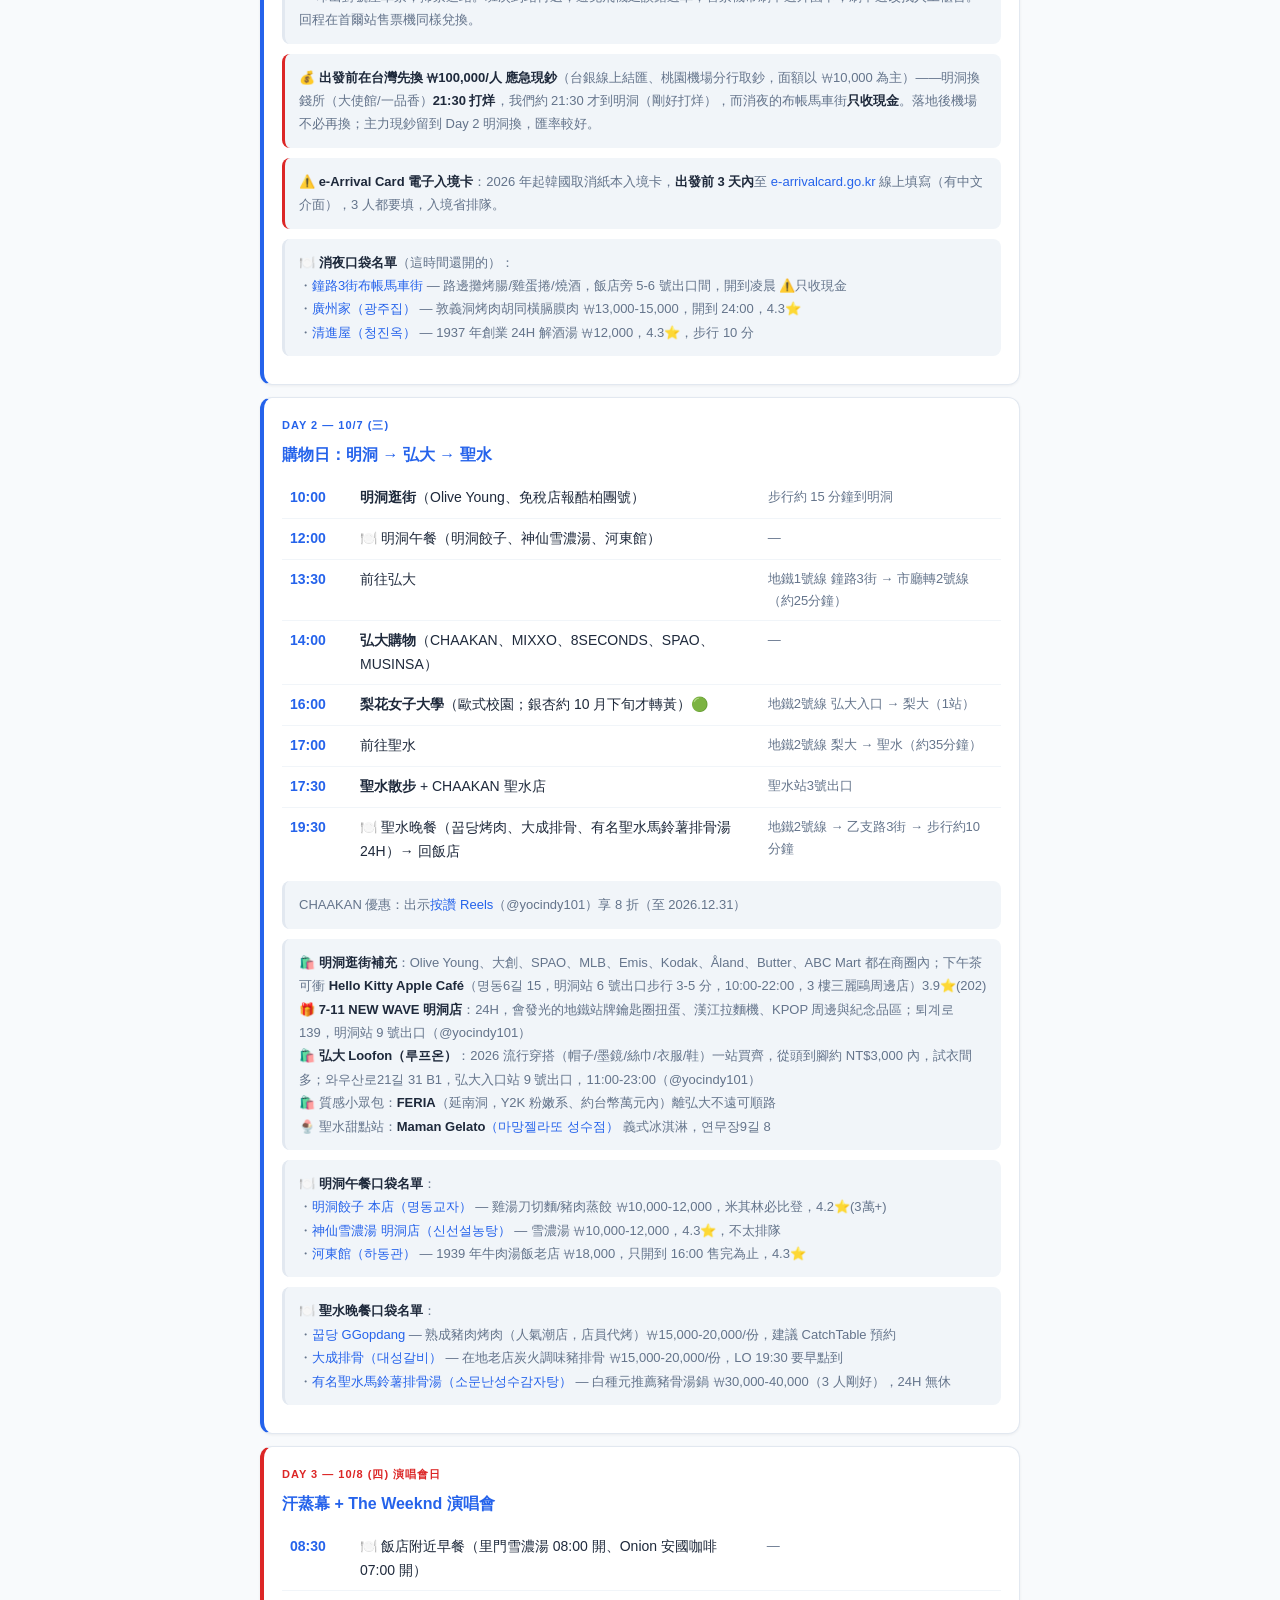
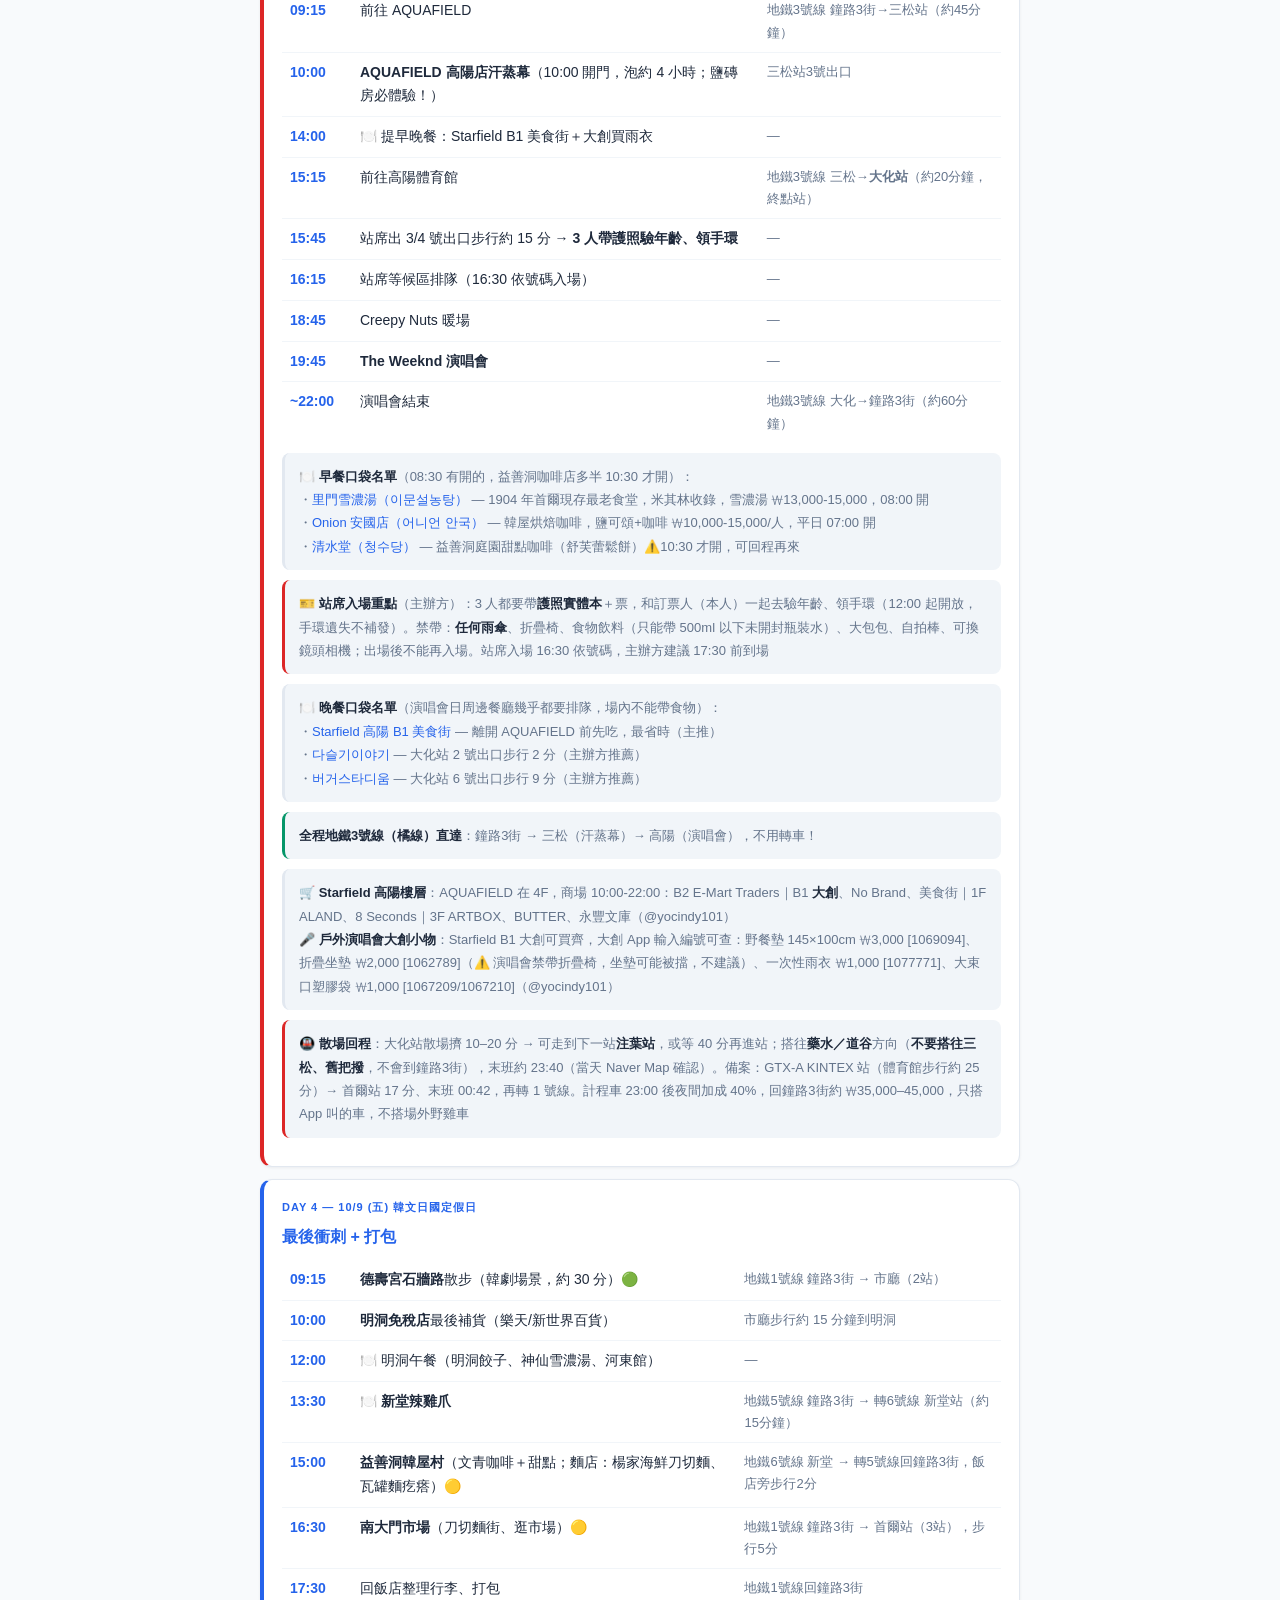
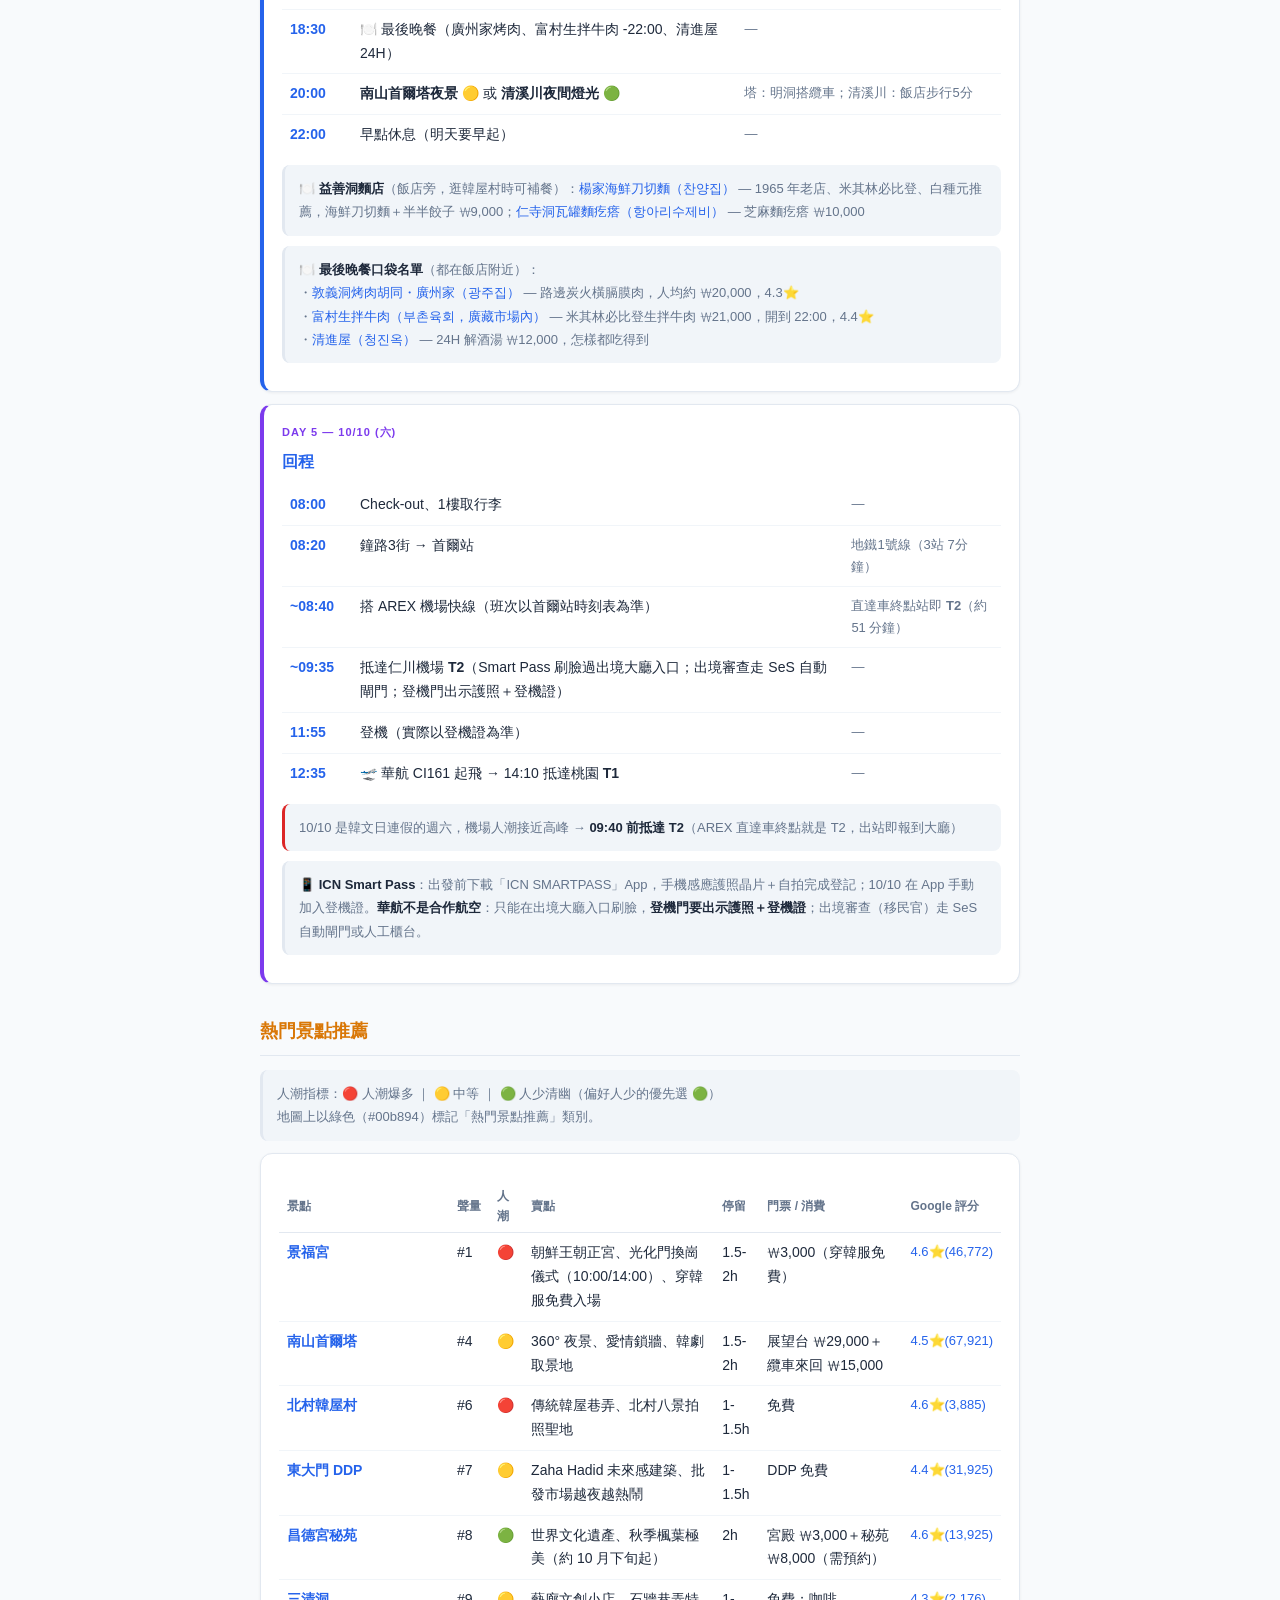
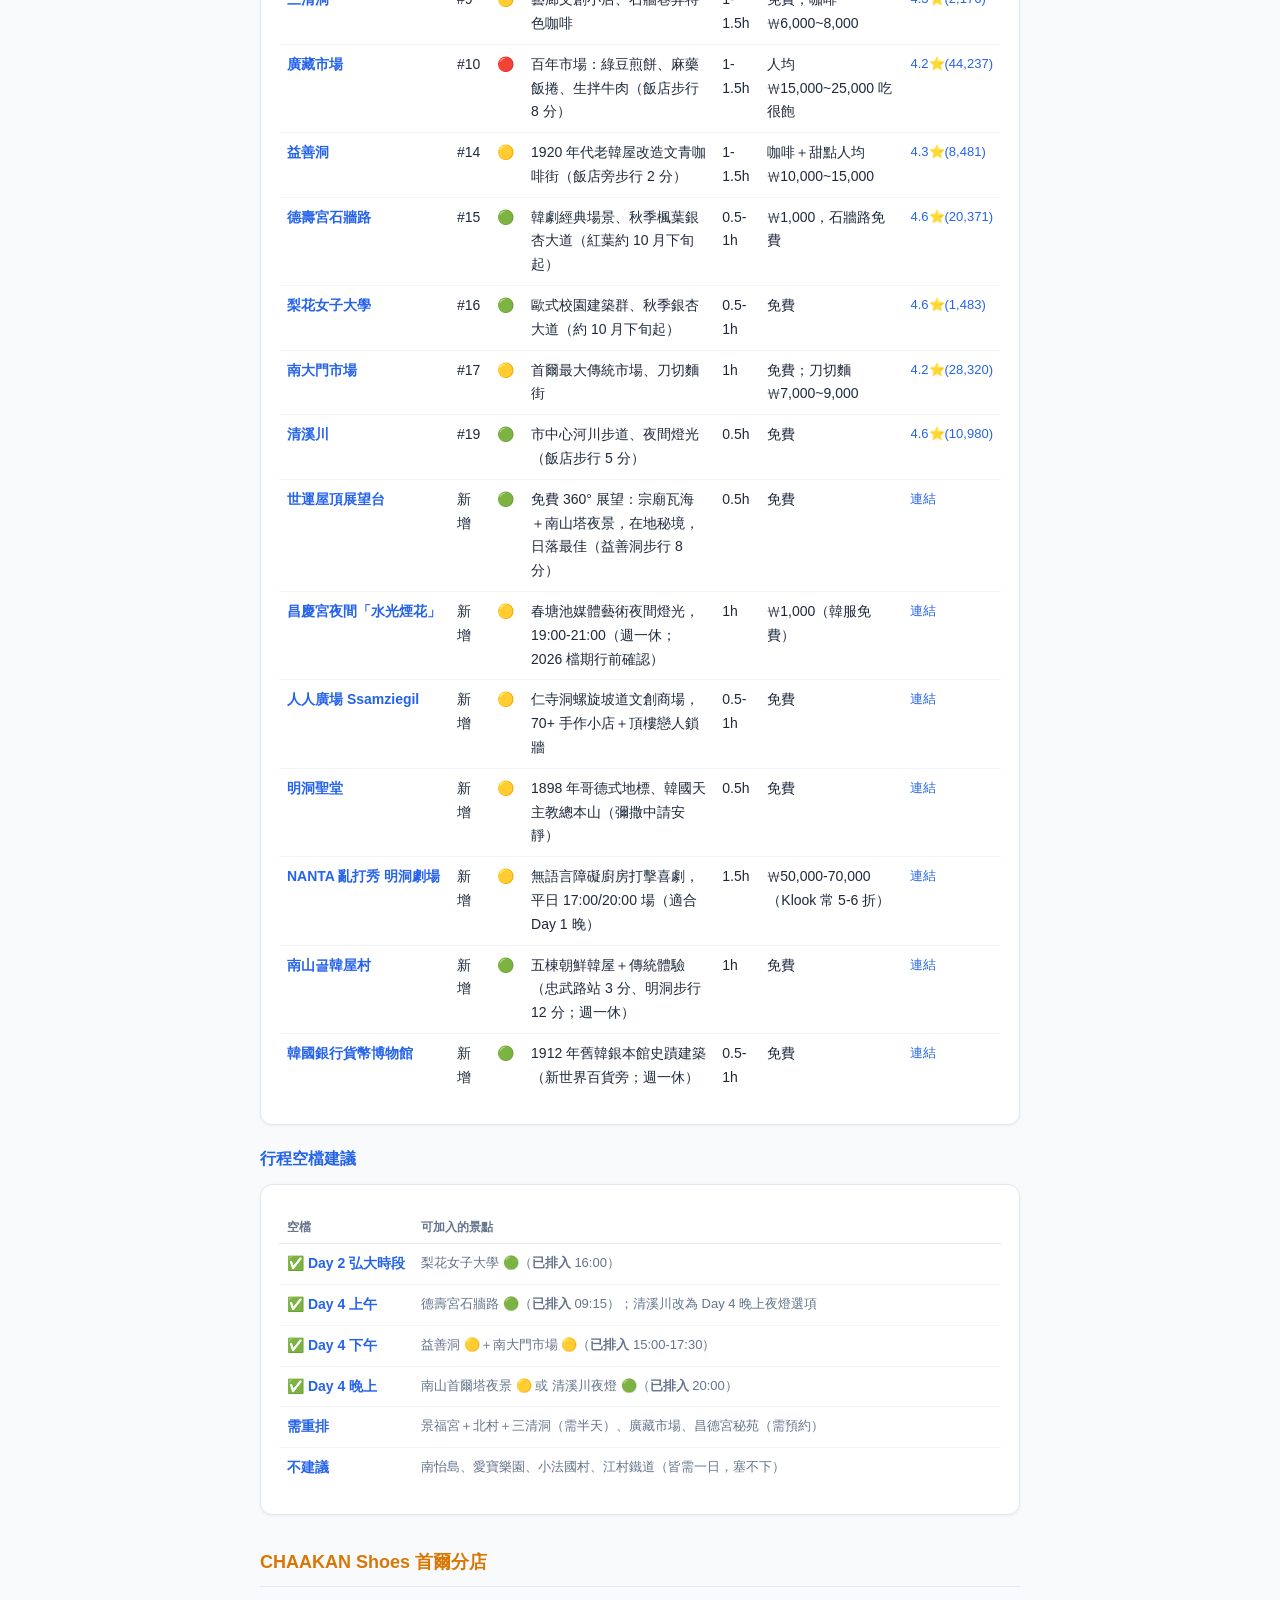
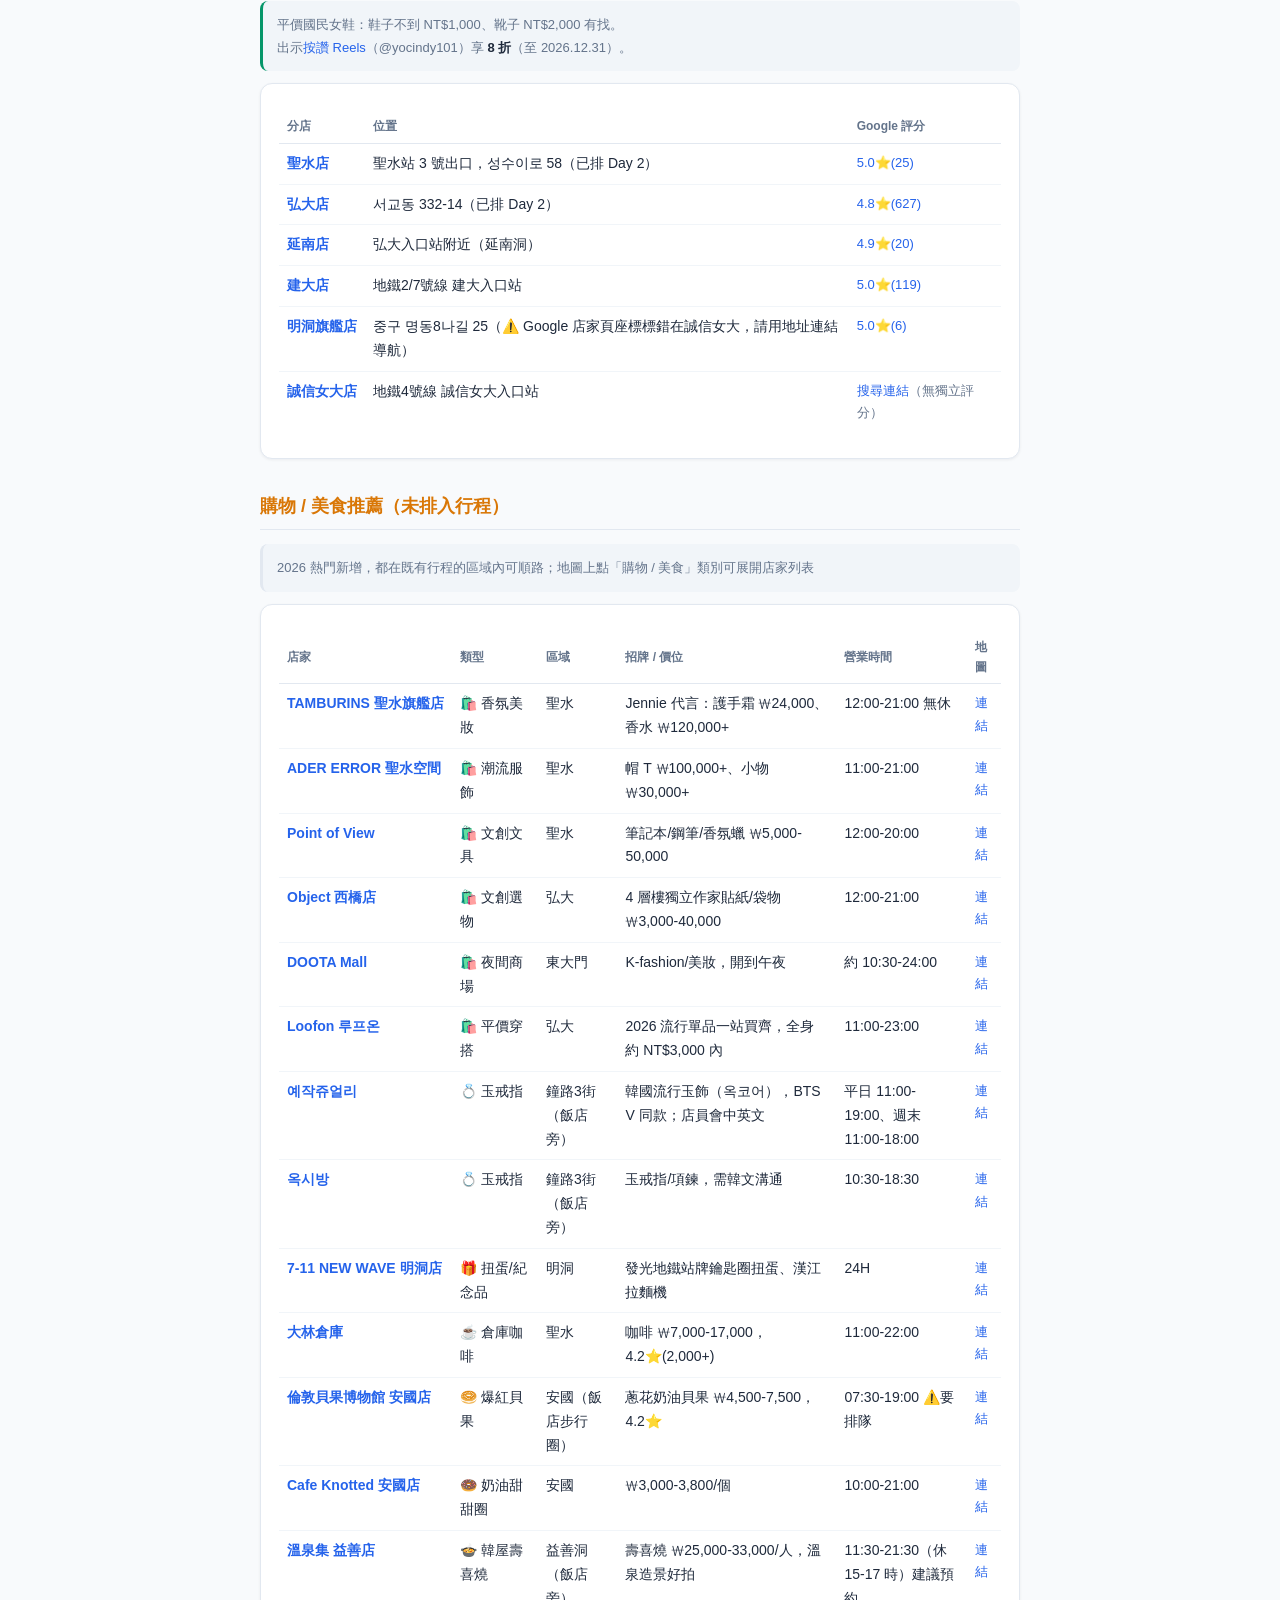
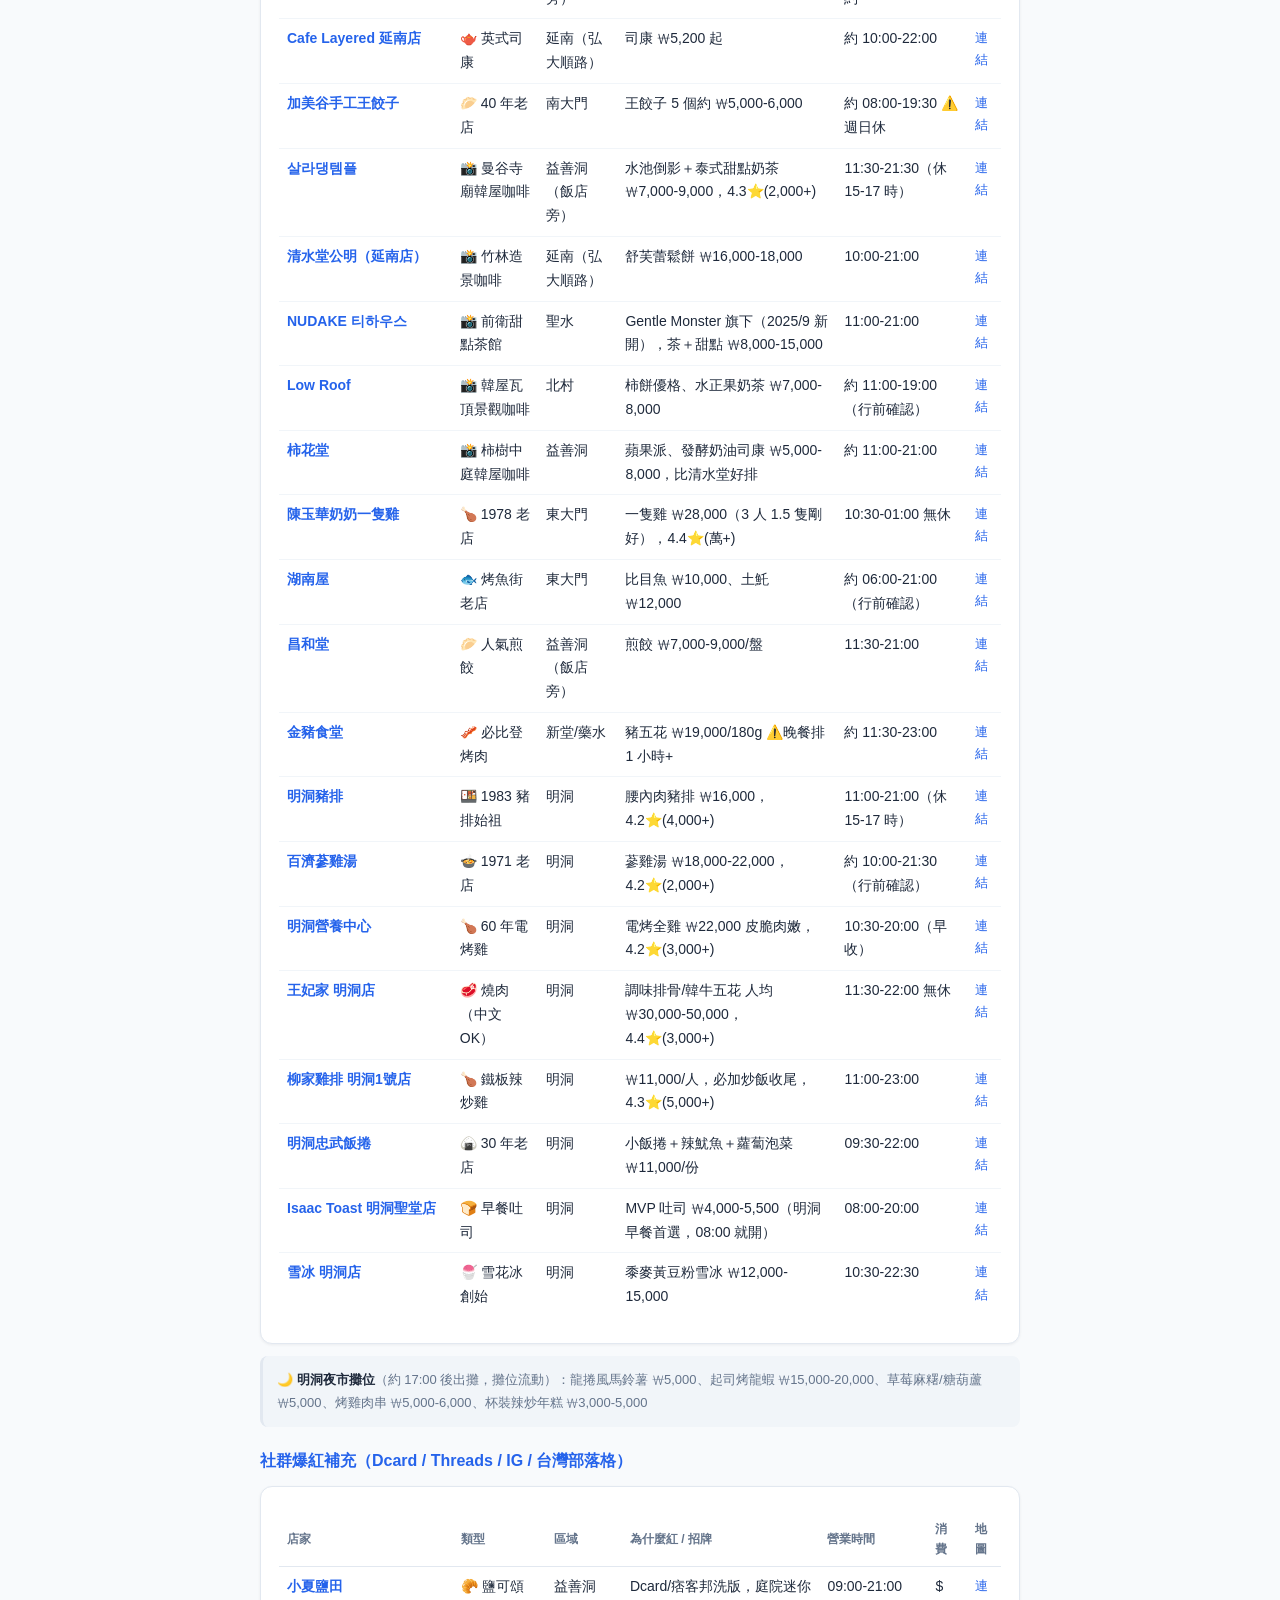
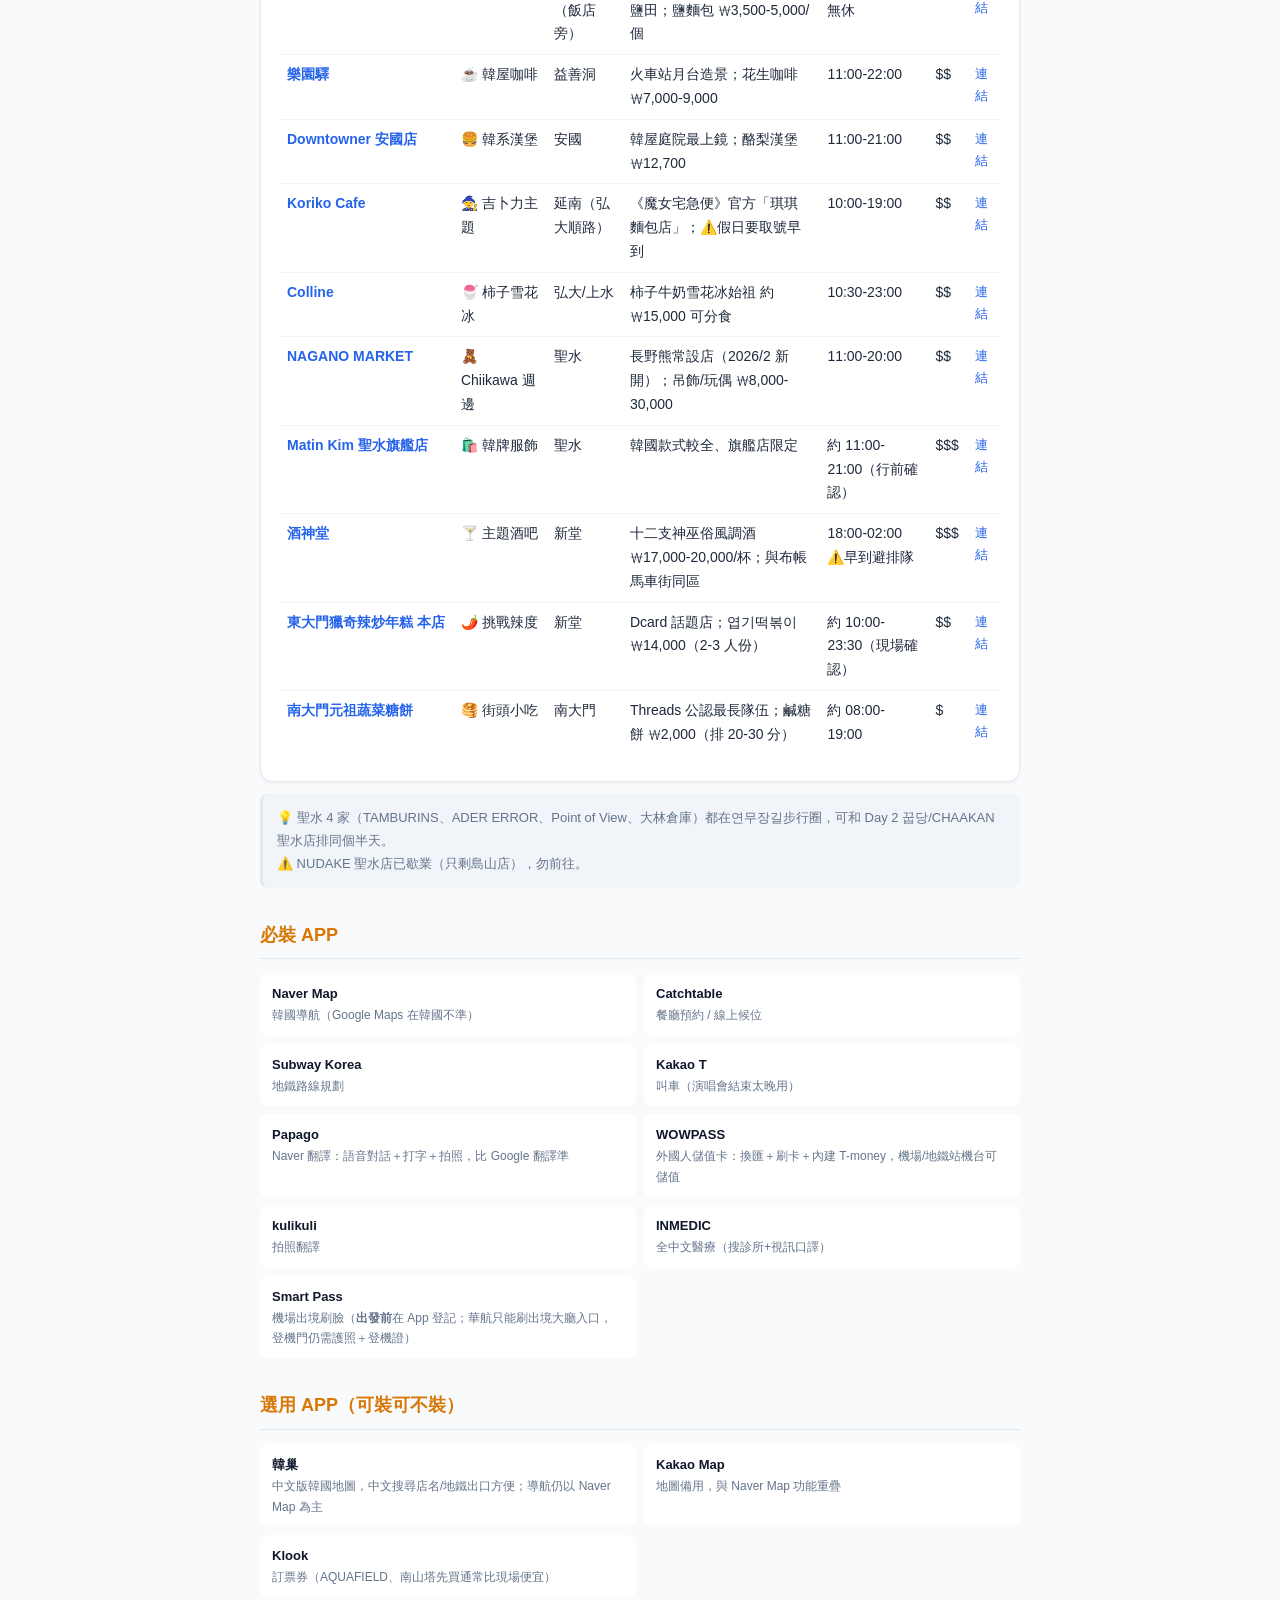
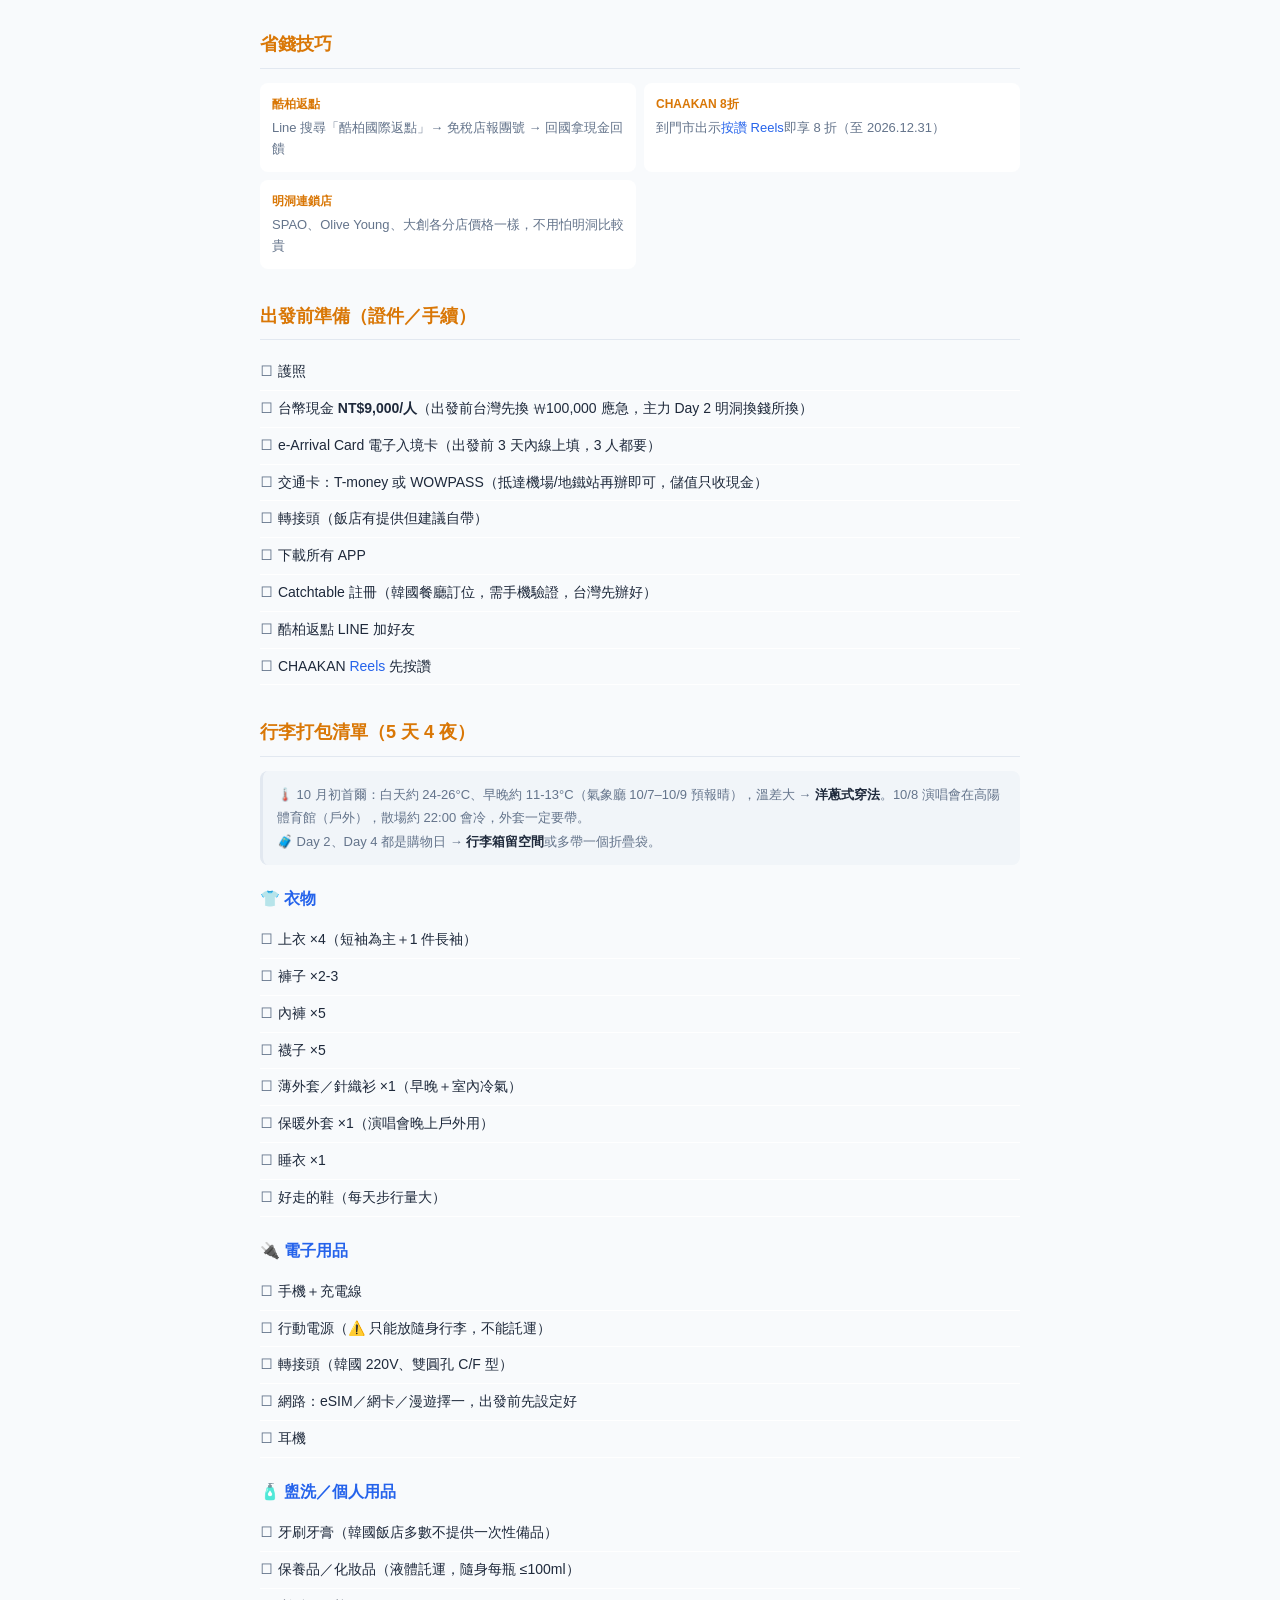
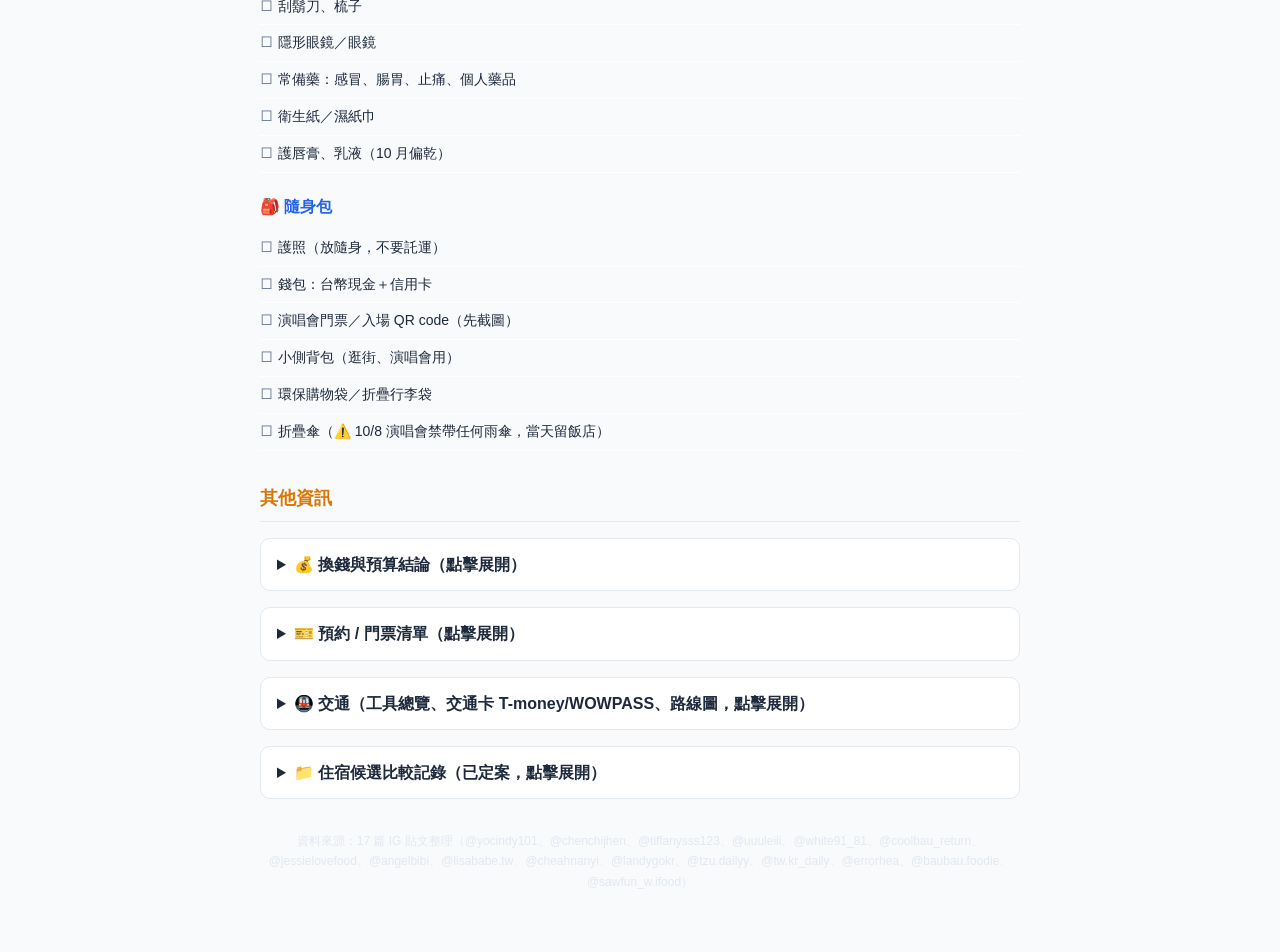
<file: korea-trip/itinerary.html>
<!DOCTYPE html>
<html lang="zh-TW">
<head>
<meta charset="UTF-8">
<meta name="viewport" content="width=device-width, initial-scale=1.0">
<title>韓國首爾 5天4夜行程規劃</title>
<style>
  :root {
    --bg: #f8fafc; --surface: #ffffff; --surface2: #e2e8f0;
    --text: #1e293b; --muted: #64748b; --accent: #d97706;
    --blue: #2563eb; --green: #059669; --red: #dc2626; --orange: #ea580c; --purple: #7c3aed;
  }
  * { margin: 0; padding: 0; box-sizing: border-box; }
  body {
    font-family: -apple-system, BlinkMacSystemFont, 'Segoe UI', sans-serif;
    background: var(--bg); color: var(--text); line-height: 1.7;
    max-width: 800px; margin: 0 auto; padding: 24px 20px 60px;
  }
  h1 { font-size: 26px; color: #0f172a; margin-bottom: 8px; }
  .subtitle { color: var(--muted); font-size: 14px; margin-bottom: 24px; }
  .subtitle span { background: var(--surface2); padding: 2px 10px; border-radius: 12px; margin-right: 6px; font-size: 12px; }
  h2 {
    font-size: 18px; color: var(--accent); margin: 32px 0 14px;
    padding-bottom: 8px; border-bottom: 1px solid var(--surface2);
  }
  h3 { font-size: 16px; color: var(--blue); margin: 20px 0 10px; }

  .card {
    background: var(--surface); border-radius: 12px; padding: 18px; margin: 12px 0;
    border: 1px solid var(--surface2); box-shadow: 0 1px 3px rgba(15,23,42,0.06);
  }
  .card.highlight { border-left: 4px solid var(--accent); }
  .card.day { border-left: 4px solid var(--blue); }
  .card.warning { border-left: 4px solid var(--red); background: #fef2f2; }
  .card .label {
    font-size: 11px; font-weight: 700; text-transform: uppercase; letter-spacing: 1px;
    color: var(--accent); margin-bottom: 6px;
  }
  .card .day-label { color: var(--blue); }

  table { width: 100%; border-collapse: collapse; margin: 8px 0; font-size: 14px; }
  th { text-align: left; color: var(--muted); font-size: 12px; padding: 6px 8px; border-bottom: 1px solid var(--surface2); }
  td { padding: 8px; border-bottom: 1px solid #f1f5f9; vertical-align: top; }
  td:first-child { color: var(--blue); font-weight: 600; white-space: nowrap; width: 70px; }
  td:last-child { color: var(--muted); font-size: 13px; }
  tr:last-child td { border-bottom: none; }

  .tag {
    display: inline-block; font-size: 11px; padding: 2px 10px; border-radius: 10px;
    margin: 2px 2px; font-weight: 600;
  }
  .tag-orange { background: #ffedd5; color: #c2410c; }
  .tag-blue { background: #dbeafe; color: #1d4ed8; }
  .tag-green { background: #d1fae5; color: #047857; }
  .tag-yellow { background: #fef3c7; color: #b45309; }

  .note {
    background: #f1f5f9; border-radius: 8px; padding: 12px 14px; margin: 10px 0;
    font-size: 13px; color: var(--muted); line-height: 1.8;
    border-left: 3px solid var(--surface2);
  }
  .note strong { color: var(--text); }
  .note.danger { border-left-color: var(--red); }
  .note.success { border-left-color: var(--green); }

  .metro-tree {
    background: var(--surface); border-radius: 12px; padding: 18px;
    font-family: 'SF Mono', 'Fira Code', monospace; font-size: 13px;
    line-height: 2; color: var(--muted); overflow-x: auto;
  }
  .metro-tree .station { color: #0f172a; font-weight: 600; }
  .metro-tree .line-orange { color: var(--orange); }
  .metro-tree .line-blue { color: var(--blue); }
  .metro-tree .line-green { color: var(--green); }

  .app-grid { display: grid; grid-template-columns: 1fr 1fr; gap: 8px; margin: 8px 0; }
  .app-item {
    background: var(--surface); border-radius: 8px; padding: 10px 12px;
    font-size: 13px;
  }
  .app-item .app-name { font-weight: 700; color: #0f172a; }
  .app-item .app-desc { color: var(--muted); font-size: 12px; }

  .checklist { list-style: none; }
  .checklist li {
    padding: 6px 0; font-size: 14px;
    border-bottom: 1px solid var(--surface);
  }
  .checklist li::before { content: '☐ '; color: var(--muted); }

  .tip-grid { display: grid; grid-template-columns: 1fr 1fr; gap: 8px; margin: 8px 0; }
  .tip-card {
    background: var(--surface); border-radius: 8px; padding: 12px;
    font-size: 13px; line-height: 1.6;
  }
  .tip-card .tip-title { font-weight: 700; color: var(--accent); margin-bottom: 4px; font-size: 12px; }
  .tip-card .tip-text { color: var(--muted); }

  .source { font-size: 12px; color: var(--surface2); margin-top: 32px; text-align: center; }
  a { color: var(--blue); text-decoration: none; }
  a:hover { text-decoration: underline; }

  .nav-link {
    display: inline-block; background: var(--accent); color: #fff;
    padding: 8px 18px; border-radius: 8px; font-weight: 700; font-size: 14px;
    margin: 10px 4px 0 0; text-decoration: none;
  }
  .nav-link:hover { opacity: 0.9; text-decoration: none; }

  @media (max-width: 600px) {
    .app-grid, .tip-grid { grid-template-columns: 1fr; }
    body { padding: 16px 14px 40px; }
  }
</style>
</head>
<body>

<h1>韓國首爾 5 天 4 夜行程規劃</h1>
<div class="subtitle">
  <span>去程 CI162｜10/6 15:30 桃園 T1 → 19:05 仁川 T2</span>
  <span>回程 CI161｜10/10 12:35 仁川 T2 → 14:10 桃園 T1</span>
  <span>3人 2間房</span>
</div>
<a class="nav-link" href="index.html">查看互動地圖</a>

<div class="note" style="margin-top:14px">
  ⚠️ <strong>維護備註</strong>：地圖（index.html）與行程（itinerary.md / itinerary.html）內容有連動，更新時請盡量同時更新三個檔案。本目錄（yi-shan-food-map/korea-trip/）為韓國行程資料的唯一來源。
</div>

<!-- 住宿 -->
<h2>住宿（已確定）✅</h2>

<div class="card highlight">
  <div class="label">我的住宿</div>
  <h3 style="margin-top:0">M&amp;LUCKY HOTEL（鐘路 M&amp;Lucky 飯店）</h3>
  <table>
    <tr><td>位置</td><td colspan="2">鐘路3街站步行 3-4 分（1/3/5 號線交會）</td></tr>
    <tr><td>價格</td><td colspan="2">豪華房×2（2房3人）每晚 NT$3,018 未稅，四晚約 NT$12,072</td></tr>
    <tr><td>房間</td><td colspan="2">23-27㎡，空間大（情侶旅館型）</td></tr>
    <tr><td>評分</td><td colspan="2"><a href="https://www.agoda.com/zh-tw/jongno-m-lucky-hotel/hotel/seoul-kr.html?checkIn=2026-10-06&checkOut=2026-10-10&rooms=2&adults=3&children=0&currencyCode=TWD" target="_blank">Agoda 8.2 (1,292)</a>｜<a href="https://maps.google.com/?cid=11810786878959819886" target="_blank">Google 3.9⭐(61)</a></td></tr>
  </table>
  <div style="margin-top:10px">
    <span class="tag tag-green">已確定</span>
    <span class="tag tag-orange">地鐵3號線 直達高陽</span>
    <span class="tag tag-blue">1號線 3 站到首爾站</span>
  </div>
  <div class="note success" style="margin-top:12px">
    <strong>交通重點</strong><br>
    地鐵3號線（橘線）直達三松站（汗蒸幕，約 45 分）和高陽（演唱會），<b>全程不需轉車</b><br>
    到仁川機場：鐘路3街 → 首爾站（地鐵1號線 3 站 7 分）→ AREX 機場快線<br>
    明洞步行約 15 分鐘或計程車 5 分鐘；仁寺洞、益善洞韓屋村就在旁邊
  </div>
  <div class="note" style="margin-top:10px">
    ⚠️ 飯店在巷弄內較難找、夜間巷子較暗，第一次前往建議跟著地圖走。
  </div>
</div>


<!-- 每日行程 -->
<h2>每日行程</h2>

<!-- Day 1 -->
<div class="card day">
  <div class="label day-label">DAY 1 — 10/6 (二)</div>
  <h3 style="margin-top:0">抵達首爾 + 明洞夜逛</h3>
  <table>
    <tr><td>13:00-13:30</td><td>抵達桃園機場 <strong>T1</strong>、華航報到託運</td><td>建議起飛前 2-2.5 小時</td></tr>
    <tr><td>14:50</td><td>登機（實際以登機證為準）</td><td>—</td></tr>
    <tr><td>15:30</td><td>🛫 華航 CI162 起飛（桃園 T1）</td><td>—</td></tr>
    <tr><td>19:05</td><td>抵達仁川機場 <strong>T2</strong>（辦 SeS 快速通關）</td><td>—</td></tr>
    <tr><td>20:00</td><td>搭 AREX 機場快線</td><td>T2 → 首爾站（直達車約 51 分鐘）</td></tr>
    <tr><td>20:55</td><td>首爾站 → 鐘路3街站</td><td>地鐵1號線（3站 7分鐘）</td></tr>
    <tr><td>21:10</td><td>Check-in M&amp;LUCKY HOTEL、放行李</td><td>—</td></tr>
    <tr><td>21:30</td><td>🍽️ <strong>明洞夜逛 + 消夜</strong>（布帳馬車街 ⚠️現金、廣州家烤肉 -24:00、清進屋 24H 解酒湯）</td><td>步行約 15 分鐘或計程車</td></tr>
  </table>
  <div class="note">提醒：Naver Map、Catchtable 出發前先裝好；<strong>Smart Pass 要出發前在 App 登記</strong>（見 Day 5）</div>
  <div class="note">🛂 <strong>SeS 入境自動通關</strong>：台灣護照適用（17 歲以上）；第一次要在入境審查區的 <strong>SeS 登記櫃台</strong>登記（護照＋指紋＋拍臉），之後走自動閘門。10/6 登記好，<strong>10/10 出境審查也能走自動閘門</strong>。登記櫃台人太多就直接排人工櫃台。</div>
  <div class="note">🚄 <strong>AREX 直達車票</strong>：官方單程 ₩13,000，<strong>Klook/KKday 先買電子票約 ₩11,500</strong>（去回程分開買，各 3 張）。嗶 WOWPASS 進不了直達車閘門 → 到 T2 B1 AREX 售票機選中文 →「兌換票券（Voucher）」→ 掃 Klook QR → 選班次 → 印出對號座車票，掃票進站。班次到站再選，避免飛機延誤錯過車；售票機常刷不過外國卡，刷不過改找人工櫃台。回程在首爾站售票機同樣兌換。</div>
  <div class="note danger">💰 <strong>出發前在台灣先換 ₩100,000/人 應急現鈔</strong>（台銀線上結匯、桃園機場分行取鈔，面額以 ₩10,000 為主）——明洞換錢所（大使館/一品香）<strong>21:30 打烊</strong>，我們約 21:30 才到明洞（剛好打烊），而消夜的布帳馬車街<strong>只收現金</strong>。落地後機場不必再換；主力現鈔留到 Day 2 明洞換，匯率較好。</div>
  <div class="note danger">⚠️ <strong>e-Arrival Card 電子入境卡</strong>：2026 年起韓國取消紙本入境卡，<strong>出發前 3 天內</strong>至 <a href="https://www.e-arrivalcard.go.kr" target="_blank">e-arrivalcard.go.kr</a> 線上填寫（有中文介面），3 人都要填，入境省排隊。</div>
  <div class="note">🍽️ <strong>消夜口袋名單</strong>（這時間還開的）：<br>
    ・<a href="https://www.google.com/maps/search/?api=1&query=종로3가+포장마차" target="_blank">鐘路3街布帳馬車街</a> — 路邊攤烤腸/雞蛋捲/燒酒，飯店旁 5-6 號出口間，開到凌晨 ⚠️只收現金<br>
    ・<a href="https://www.google.com/maps/search/?api=1&query=광주집+돈의동" target="_blank">廣州家（광주집）</a> — 敦義洞烤肉胡同橫膈膜肉 ₩13,000-15,000，開到 24:00，4.3⭐<br>
    ・<a href="https://www.google.com/maps/search/?api=1&query=청진옥" target="_blank">清進屋（청진옥）</a> — 1937 年創業 24H 解酒湯 ₩12,000，4.3⭐，步行 10 分
  </div>
</div>

<!-- Day 2 -->
<div class="card day">
  <div class="label day-label">DAY 2 — 10/7 (三)</div>
  <h3 style="margin-top:0">購物日：明洞 → 弘大 → 聖水</h3>
  <table>
    <tr><td>10:00</td><td><strong>明洞逛街</strong>（Olive Young、免稅店報酷柏團號）</td><td>步行約 15 分鐘到明洞</td></tr>
    <tr><td>12:00</td><td>🍽️ 明洞午餐（明洞餃子、神仙雪濃湯、河東館）</td><td>—</td></tr>
    <tr><td>13:30</td><td>前往弘大</td><td>地鐵1號線 鐘路3街 → 市廳轉2號線（約25分鐘）</td></tr>
    <tr><td>14:00</td><td><strong>弘大購物</strong>（CHAAKAN、MIXXO、8SECONDS、SPAO、MUSINSA）</td><td>—</td></tr>
    <tr><td>16:00</td><td><strong>梨花女子大學</strong>（歐式校園；銀杏約 10 月下旬才轉黃）🟢</td><td>地鐵2號線 弘大入口 → 梨大（1站）</td></tr>
    <tr><td>17:00</td><td>前往聖水</td><td>地鐵2號線 梨大 → 聖水（約35分鐘）</td></tr>
    <tr><td>17:30</td><td><strong>聖水散步</strong> + CHAAKAN 聖水店</td><td>聖水站3號出口</td></tr>
    <tr><td>19:30</td><td>🍽️ 聖水晚餐（꿉당烤肉、大成排骨、有名聖水馬鈴薯排骨湯 24H）→ 回飯店</td><td>地鐵2號線 → 乙支路3街 → 步行約10分鐘</td></tr>
  </table>
  <div class="note">CHAAKAN 優惠：出示<a href="https://www.instagram.com/p/DZ2cE7jvvC9/" target="_blank">按讚 Reels</a>（@yocindy101）享 8 折（至 2026.12.31）</div>
  <div class="note">🛍️ <strong>明洞逛街補充</strong>：Olive Young、大創、SPAO、MLB、Emis、Kodak、Åland、Butter、ABC Mart 都在商圈內；下午茶可衝 <a href="https://maps.google.com/?cid=8375444824916994493" target="_blank"><strong>Hello Kitty Apple Café</strong></a>（명동6길 15，明洞站 6 號出口步行 3-5 分，10:00-22:00，3 樓三麗鷗周邊店）3.9⭐(202)<br>
    🎁 <a href="https://www.google.com/maps/search/?api=1&query=세븐일레븐+뉴웨이브+명동점" target="_blank"><strong>7-11 NEW WAVE 明洞店</strong></a>：24H，會發光的地鐵站牌鑰匙圈扭蛋、漢江拉麵機、KPOP 周邊與紀念品區；퇴계로 139，明洞站 9 號出口（@yocindy101）<br>
    🛍️ <a href="https://www.google.com/maps/search/?api=1&query=루프온+홍대" target="_blank"><strong>弘大 Loofon（루프온）</strong></a>：2026 流行穿搭（帽子/墨鏡/絲巾/衣服/鞋）一站買齊，從頭到腳約 NT$3,000 內，試衣間多；와우산로21길 31 B1，弘大入口站 9 號出口，11:00-23:00（@yocindy101）<br>
    🛍️ 質感小眾包：<strong>FERIA</strong>（延南洞，Y2K 粉嫩系、約台幣萬元內）離弘大不遠可順路<br>
    🍨 聖水甜點站：<a href="https://www.google.com/maps/search/?api=1&query=마망젤라또+성수" target="_blank"><strong>Maman Gelato</strong>（마망젤라또 성수점）</a> 義式冰淇淋，연무장9길 8
  </div>
  <div class="note">🍽️ <strong>明洞午餐口袋名單</strong>：<br>
    ・<a href="https://www.google.com/maps/search/?api=1&query=명동교자+본점" target="_blank">明洞餃子 本店（명동교자）</a> — 雞湯刀切麵/豬肉蒸餃 ₩10,000-12,000，米其林必比登，4.2⭐(3萬+)<br>
    ・<a href="https://www.google.com/maps/search/?api=1&query=신선설농탕+명동점" target="_blank">神仙雪濃湯 明洞店（신선설농탕）</a> — 雪濃湯 ₩10,000-12,000，4.3⭐，不太排隊<br>
    ・<a href="https://www.google.com/maps/search/?api=1&query=하동관+명동본점" target="_blank">河東館（하동관）</a> — 1939 年牛肉湯飯老店 ₩18,000，只開到 16:00 售完為止，4.3⭐
  </div>
  <div class="note">🍽️ <strong>聖水晚餐口袋名單</strong>：<br>
    ・<a href="https://www.google.com/maps/search/?api=1&query=꿉당+성수" target="_blank">꿉당 GGopdang</a> — 熟成豬肉烤肉（人氣潮店，店員代烤）₩15,000-20,000/份，建議 CatchTable 預約<br>
    ・<a href="https://www.google.com/maps/search/?api=1&query=대성갈비+성수" target="_blank">大成排骨（대성갈비）</a> — 在地老店炭火調味豬排骨 ₩15,000-20,000/份，LO 19:30 要早點到<br>
    ・<a href="https://www.google.com/maps/search/?api=1&query=소문난성수감자탕" target="_blank">有名聖水馬鈴薯排骨湯（소문난성수감자탕）</a> — 白種元推薦豬骨湯鍋 ₩30,000-40,000（3 人剛好），24H 無休
  </div>
</div>

<!-- Day 3 -->
<div class="card day" style="border-left-color: var(--red);">
  <div class="label" style="color:var(--red)">DAY 3 — 10/8 (四) 演唱會日</div>
  <h3 style="margin-top:0">汗蒸幕 + The Weeknd 演唱會</h3>
  <table>
    <tr><td>08:30</td><td>🍽️ 飯店附近早餐（里門雪濃湯 08:00 開、Onion 安國咖啡 07:00 開）</td><td>—</td></tr>
    <tr><td>09:15</td><td>前往 AQUAFIELD</td><td>地鐵3號線 鐘路3街→三松站（約45分鐘）</td></tr>
    <tr><td>10:00</td><td><strong>AQUAFIELD 高陽店汗蒸幕</strong>（10:00 開門，泡約 4 小時；鹽磚房必體驗！）</td><td>三松站3號出口</td></tr>
    <tr><td>14:00</td><td>🍽️ 提早晚餐：Starfield B1 美食街＋大創買雨衣</td><td>—</td></tr>
    <tr><td>15:15</td><td>前往高陽體育館</td><td>地鐵3號線 三松→<strong>大化站</strong>（約20分鐘，終點站）</td></tr>
    <tr><td>15:45</td><td>站席出 3/4 號出口步行約 15 分 → <strong>3 人帶護照驗年齡、領手環</strong></td><td>—</td></tr>
    <tr><td>16:15</td><td>站席等候區排隊（16:30 依號碼入場）</td><td>—</td></tr>
    <tr><td>18:45</td><td>Creepy Nuts 暖場</td><td>—</td></tr>
    <tr><td>19:45</td><td><strong>The Weeknd 演唱會</strong></td><td>—</td></tr>
    <tr><td>~22:00</td><td>演唱會結束</td><td>地鐵3號線 大化→鐘路3街（約60分鐘）</td></tr>
  </table>
  <div class="note">🍽️ <strong>早餐口袋名單</strong>（08:30 有開的，益善洞咖啡店多半 10:30 才開）：<br>
    ・<a href="https://www.google.com/maps/search/?api=1&query=이문설농탕" target="_blank">里門雪濃湯（이문설농탕）</a> — 1904 年首爾現存最老食堂，米其林收錄，雪濃湯 ₩13,000-15,000，08:00 開<br>
    ・<a href="https://www.google.com/maps/search/?api=1&query=어니언+안국" target="_blank">Onion 安國店（어니언 안국）</a> — 韓屋烘焙咖啡，鹽可頌+咖啡 ₩10,000-15,000/人，平日 07:00 開<br>
    ・<a href="https://www.google.com/maps/search/?api=1&query=청수당+익선동" target="_blank">清水堂（청수당）</a> — 益善洞庭園甜點咖啡（舒芙蕾鬆餅）⚠️10:30 才開，可回程再來
  </div>
  <div class="note danger">🎫 <strong>站席入場重點</strong>（主辦方）：3 人都要帶<strong>護照實體本</strong>＋票，和訂票人（本人）一起去驗年齡、領手環（12:00 起開放，手環遺失不補發）。禁帶：<strong>任何雨傘</strong>、折疊椅、食物飲料（只能帶 500ml 以下未開封瓶裝水）、大包包、自拍棒、可換鏡頭相機；出場後不能再入場。站席入場 16:30 依號碼，主辦方建議 17:30 前到場</div>
  <div class="note">🍽️ <strong>晚餐口袋名單</strong>（演唱會日周邊餐廳幾乎都要排隊，場內不能帶食物）：<br>
    ・<a href="https://www.google.com/maps/search/?api=1&query=스타필드+고양+푸드코트" target="_blank">Starfield 高陽 B1 美食街</a> — 離開 AQUAFIELD 前先吃，最省時（主推）<br>
    ・<a href="https://www.google.com/maps/search/?api=1&query=다슬기이야기+대화역" target="_blank">다슬기이야기</a> — 大化站 2 號出口步行 2 分（主辦方推薦）<br>
    ・<a href="https://www.google.com/maps/search/?api=1&query=버거스타디움+대화" target="_blank">버거스타디움</a> — 大化站 6 號出口步行 9 分（主辦方推薦）
  </div>
  <div class="note success">
    <strong>全程地鐵3號線（橘線）直達</strong>：鐘路3街 → 三松（汗蒸幕）→ 高陽（演唱會），不用轉車！
  </div>
  <div class="note">🛒 <strong>Starfield 高陽樓層</strong>：AQUAFIELD 在 4F，商場 10:00-22:00：B2 E-Mart Traders｜B1 <strong>大創</strong>、No Brand、美食街｜1F ALAND、8 Seconds｜3F ARTBOX、BUTTER、永豐文庫（@yocindy101）<br>
    🎤 <strong>戶外演唱會大創小物</strong>：Starfield B1 大創可買齊，大創 App 輸入編號可查：野餐墊 145×100cm ₩3,000 [1069094]、折疊坐墊 ₩2,000 [1062789]（⚠️ 演唱會禁帶折疊椅，坐墊可能被擋，不建議）、一次性雨衣 ₩1,000 [1077771]、大束口塑膠袋 ₩1,000 [1067209/1067210]（@yocindy101）</div>
  <div class="note danger">
    🚇 <strong>散場回程</strong>：大化站散場擠 10–20 分 → 可走到下一站<strong>注葉站</strong>，或等 40 分再進站；搭往<strong>藥水／道谷</strong>方向（<strong>不要搭往三松、舊把撥</strong>，不會到鐘路3街），末班約 23:40（當天 Naver Map 確認）。備案：GTX-A KINTEX 站（體育館步行約 25 分）→ 首爾站 17 分、末班 00:42，再轉 1 號線。計程車 23:00 後夜間加成 40%，回鐘路3街約 ₩35,000–45,000，只搭 App 叫的車，不搭場外野雞車
  </div>
</div>

<!-- Day 4 -->
<div class="card day">
  <div class="label day-label">DAY 4 — 10/9 (五) 韓文日國定假日</div>
  <h3 style="margin-top:0">最後衝刺 + 打包</h3>
  <table>
    <tr><td>09:15</td><td><strong>德壽宮石牆路</strong>散步（韓劇場景，約 30 分）🟢</td><td>地鐵1號線 鐘路3街 → 市廳（2站）</td></tr>
    <tr><td>10:00</td><td><strong>明洞免稅店</strong>最後補貨（樂天/新世界百貨）</td><td>市廳步行約 15 分鐘到明洞</td></tr>
    <tr><td>12:00</td><td>🍽️ 明洞午餐（明洞餃子、神仙雪濃湯、河東館）</td><td>—</td></tr>
    <tr><td>13:30</td><td>🍽️ <strong>新堂辣雞爪</strong></td><td>地鐵5號線 鐘路3街 → 轉6號線 新堂站（約15分鐘）</td></tr>
    <tr><td>15:00</td><td><strong>益善洞韓屋村</strong>（文青咖啡＋甜點；麵店：楊家海鮮刀切麵、瓦罐麵疙瘩）🟡</td><td>地鐵6號線 新堂 → 轉5號線回鐘路3街，飯店旁步行2分</td></tr>
    <tr><td>16:30</td><td><strong>南大門市場</strong>（刀切麵街、逛市場）🟡</td><td>地鐵1號線 鐘路3街 → 首爾站（3站），步行5分</td></tr>
    <tr><td>17:30</td><td>回飯店整理行李、打包</td><td>地鐵1號線回鐘路3街</td></tr>
    <tr><td>18:30</td><td>🍽️ 最後晚餐（廣州家烤肉、富村生拌牛肉 -22:00、清進屋 24H）</td><td>—</td></tr>
    <tr><td>20:00</td><td><strong>南山首爾塔夜景</strong> 🟡 或 <strong>清溪川夜間燈光</strong> 🟢</td><td>塔：明洞搭纜車；清溪川：飯店步行5分</td></tr>
    <tr><td>22:00</td><td>早點休息（明天要早起）</td><td>—</td></tr>
  </table>
  <div class="note">🍽️ <strong>益善洞麵店</strong>（飯店旁，逛韓屋村時可補餐）：<a href="https://www.google.com/maps/search/?api=1&query=찬양집" target="_blank">楊家海鮮刀切麵（찬양집）</a> — 1965 年老店、米其林必比登、白種元推薦，海鮮刀切麵＋半半餃子 ₩9,000；<a href="https://www.google.com/maps/search/?api=1&query=항아리수제비+인사동" target="_blank">仁寺洞瓦罐麵疙瘩（항아리수제비）</a> — 芝麻麵疙瘩 ₩10,000</div>
  <div class="note">🍽️ <strong>最後晚餐口袋名單</strong>（都在飯店附近）：<br>
    ・<a href="https://www.google.com/maps/search/?api=1&query=광주집+돈의동" target="_blank">敦義洞烤肉胡同・廣州家（광주집）</a> — 路邊炭火橫膈膜肉，人均約 ₩20,000，4.3⭐<br>
    ・<a href="https://www.google.com/maps/search/?api=1&query=부촌육회" target="_blank">富村生拌牛肉（부촌육회，廣藏市場內）</a> — 米其林必比登生拌牛肉 ₩21,000，開到 22:00，4.4⭐<br>
    ・<a href="https://www.google.com/maps/search/?api=1&query=청진옥" target="_blank">清進屋（청진옥）</a> — 24H 解酒湯 ₩12,000，怎樣都吃得到
  </div>
</div>

<!-- Day 5 -->
<div class="card day" style="border-left-color: var(--purple);">
  <div class="label" style="color:var(--purple)">DAY 5 — 10/10 (六)</div>
  <h3 style="margin-top:0">回程</h3>
  <table>
    <tr><td>08:00</td><td>Check-out、1樓取行李</td><td>—</td></tr>
    <tr><td>08:20</td><td>鐘路3街 → 首爾站</td><td>地鐵1號線（3站 7分鐘）</td></tr>
    <tr><td>~08:40</td><td>搭 AREX 機場快線（班次以首爾站時刻表為準）</td><td>直達車終點站即 <strong>T2</strong>（約 51 分鐘）</td></tr>
    <tr><td>~09:35</td><td>抵達仁川機場 <strong>T2</strong>（Smart Pass 刷臉過出境大廳入口；出境審查走 SeS 自動閘門；登機門出示護照＋登機證）</td><td>—</td></tr>
    <tr><td>11:55</td><td>登機（實際以登機證為準）</td><td>—</td></tr>
    <tr><td>12:35</td><td>🛫 華航 CI161 起飛 → 14:10 抵達桃園 <strong>T1</strong></td><td>—</td></tr>
  </table>
  <div class="note danger">10/10 是韓文日連假的週六，機場人潮接近高峰 → <strong>09:40 前抵達 T2</strong>（AREX 直達車終點就是 T2，出站即報到大廳）</div>
  <div class="note">📱 <strong>ICN Smart Pass</strong>：出發前下載「ICN SMARTPASS」App，手機感應護照晶片＋自拍完成登記；10/10 在 App 手動加入登機證。<strong>華航不是合作航空</strong>：只能在出境大廳入口刷臉，<strong>登機門要出示護照＋登機證</strong>；出境審查（移民官）走 SeS 自動閘門或人工櫃台。</div>
</div>

<!-- 熱門景點推薦 -->
<h2>熱門景點推薦</h2>

<div class="note">
  人潮指標：🔴 人潮爆多 ｜ 🟡 中等 ｜ 🟢 人少清幽（偏好人少的優先選 🟢）<br>
  地圖上以綠色（#00b894）標記「熱門景點推薦」類別。
</div>

<div class="card">
  <table>
    <tr><th>景點</th><th>聲量</th><th>人潮</th><th>賣點</th><th>停留</th><th>門票 / 消費</th><th>Google 評分</th></tr>
    <tr><td>景福宮</td><td>#1</td><td>🔴</td><td>朝鮮王朝正宮、光化門換崗儀式（10:00/14:00）、穿韓服免費入場</td><td>1.5-2h</td><td>₩3,000（穿韓服免費）</td><td><a href="https://maps.google.com/?cid=10029593693201569270" target="_blank">4.6⭐️(46,772)</a></td></tr>
    <tr><td>南山首爾塔</td><td>#4</td><td>🟡</td><td>360° 夜景、愛情鎖牆、韓劇取景地</td><td>1.5-2h</td><td>展望台 ₩29,000＋纜車來回 ₩15,000</td><td><a href="https://maps.google.com/?cid=6699200636580889253" target="_blank">4.5⭐️(67,921)</a></td></tr>
    <tr><td>北村韓屋村</td><td>#6</td><td>🔴</td><td>傳統韓屋巷弄、北村八景拍照聖地</td><td>1-1.5h</td><td>免費</td><td><a href="https://maps.app.goo.gl/X5KuXGh1kbFuGGSeA" target="_blank">4.6⭐️(3,885)</a></td></tr>
    <tr><td>東大門 DDP</td><td>#7</td><td>🟡</td><td>Zaha Hadid 未來感建築、批發市場越夜越熱鬧</td><td>1-1.5h</td><td>DDP 免費</td><td><a href="https://maps.google.com/?cid=6639054745590107100" target="_blank">4.4⭐️(31,925)</a></td></tr>
    <tr><td>昌德宮秘苑</td><td>#8</td><td>🟢</td><td>世界文化遺產、秋季楓葉極美（約 10 月下旬起）</td><td>2h</td><td>宮殿 ₩3,000＋秘苑 ₩8,000（需預約）</td><td><a href="https://maps.google.com/?cid=18386345253664084072" target="_blank">4.6⭐️(13,925)</a></td></tr>
    <tr><td>三清洞</td><td>#9</td><td>🟡</td><td>藝廊文創小店、石牆巷弄特色咖啡</td><td>1-1.5h</td><td>免費；咖啡 ₩6,000~8,000</td><td><a href="https://maps.google.com/?cid=10736497183159822176" target="_blank">4.3⭐️(2,176)</a></td></tr>
    <tr><td>廣藏市場</td><td>#10</td><td>🔴</td><td>百年市場：綠豆煎餅、麻藥飯捲、生拌牛肉（飯店步行 8 分）</td><td>1-1.5h</td><td>人均 ₩15,000~25,000 吃很飽</td><td><a href="https://maps.google.com/?cid=15444711502569316164" target="_blank">4.2⭐️(44,237)</a></td></tr>
    <tr><td>益善洞</td><td>#14</td><td>🟡</td><td>1920 年代老韓屋改造文青咖啡街（飯店旁步行 2 分）</td><td>1-1.5h</td><td>咖啡＋甜點人均 ₩10,000~15,000</td><td><a href="https://maps.google.com/?cid=10117955504964711899" target="_blank">4.3⭐️(8,481)</a></td></tr>
    <tr><td>德壽宮石牆路</td><td>#15</td><td>🟢</td><td>韓劇經典場景、秋季楓葉銀杏大道（紅葉約 10 月下旬起）</td><td>0.5-1h</td><td>₩1,000，石牆路免費</td><td><a href="https://maps.google.com/?cid=550234504920290008" target="_blank">4.6⭐️(20,371)</a></td></tr>
    <tr><td>梨花女子大學</td><td>#16</td><td>🟢</td><td>歐式校園建築群、秋季銀杏大道（約 10 月下旬起）</td><td>0.5-1h</td><td>免費</td><td><a href="https://maps.google.com/?cid=17461418069866436621" target="_blank">4.6⭐️(1,483)</a></td></tr>
    <tr><td>南大門市場</td><td>#17</td><td>🟡</td><td>首爾最大傳統市場、刀切麵街</td><td>1h</td><td>免費；刀切麵 ₩7,000~9,000</td><td><a href="https://maps.google.com/?cid=14787317685547704417" target="_blank">4.2⭐️(28,320)</a></td></tr>
    <tr><td>清溪川</td><td>#19</td><td>🟢</td><td>市中心河川步道、夜間燈光（飯店步行 5 分）</td><td>0.5h</td><td>免費</td><td><a href="https://maps.google.com/?cid=13656878272694669012" target="_blank">4.6⭐️(10,980)</a></td></tr>
    <tr><td>世運屋頂展望台</td><td>新增</td><td>🟢</td><td>免費 360° 展望：宗廟瓦海＋南山塔夜景，在地秘境，日落最佳（益善洞步行 8 分）</td><td>0.5h</td><td>免費</td><td><a href="https://www.google.com/maps/search/?api=1&query=세운상가+세운옥상" target="_blank">連結</a></td></tr>
    <tr><td>昌慶宮夜間「水光煙花」</td><td>新增</td><td>🟡</td><td>春塘池媒體藝術夜間燈光，19:00-21:00（週一休；2026 檔期行前確認）</td><td>1h</td><td>₩1,000（韓服免費）</td><td><a href="https://www.google.com/maps/search/?api=1&query=창경궁" target="_blank">連結</a></td></tr>
    <tr><td>人人廣場 Ssamziegil</td><td>新增</td><td>🟡</td><td>仁寺洞螺旋坡道文創商場，70+ 手作小店＋頂樓戀人鎖牆</td><td>0.5-1h</td><td>免費</td><td><a href="https://www.google.com/maps/search/?api=1&query=쌈지길" target="_blank">連結</a></td></tr>
    <tr><td>明洞聖堂</td><td>新增</td><td>🟡</td><td>1898 年哥德式地標、韓國天主教總本山（彌撒中請安靜）</td><td>0.5h</td><td>免費</td><td><a href="https://www.google.com/maps/search/?api=1&query=명동대성당" target="_blank">連結</a></td></tr>
    <tr><td>NANTA 亂打秀 明洞劇場</td><td>新增</td><td>🟡</td><td>無語言障礙廚房打擊喜劇，平日 17:00/20:00 場（適合 Day 1 晚）</td><td>1.5h</td><td>₩50,000-70,000（Klook 常 5-6 折）</td><td><a href="https://www.google.com/maps/search/?api=1&query=난타+명동극장" target="_blank">連結</a></td></tr>
    <tr><td>南山골韓屋村</td><td>新增</td><td>🟢</td><td>五棟朝鮮韓屋＋傳統體驗（忠武路站 3 分、明洞步行 12 分；週一休）</td><td>1h</td><td>免費</td><td><a href="https://www.google.com/maps/search/?api=1&query=남산골한옥마을" target="_blank">連結</a></td></tr>
    <tr><td>韓國銀行貨幣博物館</td><td>新增</td><td>🟢</td><td>1912 年舊韓銀本館史蹟建築（新世界百貨旁；週一休）</td><td>0.5-1h</td><td>免費</td><td><a href="https://www.google.com/maps/search/?api=1&query=한국은행+화폐박물관" target="_blank">連結</a></td></tr>
  </table>
</div>

<h3>行程空檔建議</h3>
<div class="card">
  <table>
    <tr><th>空檔</th><th>可加入的景點</th></tr>
    <tr><td>✅ Day 2 弘大時段</td><td>梨花女子大學 🟢（<strong>已排入</strong> 16:00）</td></tr>
    <tr><td>✅ Day 4 上午</td><td>德壽宮石牆路 🟢（<strong>已排入</strong> 09:15）；清溪川改為 Day 4 晚上夜燈選項</td></tr>
    <tr><td>✅ Day 4 下午</td><td>益善洞 🟡＋南大門市場 🟡（<strong>已排入</strong> 15:00-17:30）</td></tr>
    <tr><td>✅ Day 4 晚上</td><td>南山首爾塔夜景 🟡 或 清溪川夜燈 🟢（<strong>已排入</strong> 20:00）</td></tr>
    <tr><td>需重排</td><td>景福宮＋北村＋三清洞（需半天）、廣藏市場、昌德宮秘苑（需預約）</td></tr>
    <tr><td>不建議</td><td>南怡島、愛寶樂園、小法國村、江村鐵道（皆需一日，塞不下）</td></tr>
  </table>
</div>

<!-- CHAAKAN 分店 -->
<h2>CHAAKAN Shoes 首爾分店</h2>

<div class="note success">
  平價國民女鞋：鞋子不到 NT$1,000、靴子 NT$2,000 有找。<br>
  出示<a href="https://www.instagram.com/p/DZ2cE7jvvC9/" target="_blank">按讚 Reels</a>（@yocindy101）享 <strong>8 折</strong>（至 2026.12.31）。
</div>

<div class="card">
  <table>
    <tr><th>分店</th><th>位置</th><th>Google 評分</th></tr>
    <tr><td>聖水店</td><td>聖水站 3 號出口，성수이로 58（已排 Day 2）</td><td><a href="https://maps.google.com/?cid=5340588360578331407" target="_blank">5.0⭐️(25)</a></td></tr>
    <tr><td>弘大店</td><td>서교동 332-14（已排 Day 2）</td><td><a href="https://maps.google.com/?cid=2331305143891035196" target="_blank">4.8⭐️(627)</a></td></tr>
    <tr><td>延南店</td><td>弘大入口站附近（延南洞）</td><td><a href="https://maps.google.com/?cid=3388213180839182877" target="_blank">4.9⭐️(20)</a></td></tr>
    <tr><td>建大店</td><td>地鐵2/7號線 建大入口站</td><td><a href="https://maps.google.com/?cid=13489912747818566690" target="_blank">5.0⭐️(119)</a></td></tr>
    <tr><td>明洞旗艦店</td><td>중구 명동8나길 25（⚠️ Google 店家頁座標標錯在誠信女大，請用地址連結導航）</td><td><a href="https://www.google.com/maps/search/?api=1&amp;query=명동8나길+25" target="_blank">5.0⭐️(6)</a></td></tr>
    <tr><td>誠信女大店</td><td>地鐵4號線 誠信女大入口站</td><td><a href="https://www.google.com/maps/search/?api=1&amp;query=착한구두+성신여대" target="_blank">搜尋連結</a>（無獨立評分）</td></tr>
  </table>
</div>

<!-- 購物 / 美食推薦 -->
<h2>購物 / 美食推薦（未排入行程）</h2>
<div class="note">2026 熱門新增，都在既有行程的區域內可順路；地圖上點「購物 / 美食」類別可展開店家列表</div>
<div class="card">
  <table>
    <tr><th>店家</th><th>類型</th><th>區域</th><th>招牌 / 價位</th><th>營業時間</th><th>地圖</th></tr>
    <tr><td>TAMBURINS 聖水旗艦店</td><td>🛍️ 香氛美妝</td><td>聖水</td><td>Jennie 代言：護手霜 ₩24,000、香水 ₩120,000+</td><td>12:00-21:00 無休</td><td><a href="https://www.google.com/maps/search/?api=1&query=탬버린즈+성수" target="_blank">連結</a></td></tr>
    <tr><td>ADER ERROR 聖水空間</td><td>🛍️ 潮流服飾</td><td>聖水</td><td>帽 T ₩100,000+、小物 ₩30,000+</td><td>11:00-21:00</td><td><a href="https://www.google.com/maps/search/?api=1&query=아더+성수스페이스" target="_blank">連結</a></td></tr>
    <tr><td>Point of View</td><td>🛍️ 文創文具</td><td>聖水</td><td>筆記本/鋼筆/香氛蠟 ₩5,000-50,000</td><td>12:00-20:00</td><td><a href="https://www.google.com/maps/search/?api=1&query=포인트오브뷰+성수" target="_blank">連結</a></td></tr>
    <tr><td>Object 西橋店</td><td>🛍️ 文創選物</td><td>弘大</td><td>4 層樓獨立作家貼紙/袋物 ₩3,000-40,000</td><td>12:00-21:00</td><td><a href="https://www.google.com/maps/search/?api=1&query=오브젝트+서교점" target="_blank">連結</a></td></tr>
    <tr><td>DOOTA Mall</td><td>🛍️ 夜間商場</td><td>東大門</td><td>K-fashion/美妝，開到午夜</td><td>約 10:30-24:00</td><td><a href="https://www.google.com/maps/search/?api=1&query=두타몰" target="_blank">連結</a></td></tr>
    <tr><td>Loofon 루프온</td><td>🛍️ 平價穿搭</td><td>弘大</td><td>2026 流行單品一站買齊，全身約 NT$3,000 內</td><td>11:00-23:00</td><td><a href="https://www.google.com/maps/search/?api=1&query=루프온+홍대" target="_blank">連結</a></td></tr>
    <tr><td>예작쥬얼리</td><td>💍 玉戒指</td><td>鐘路3街（飯店旁）</td><td>韓國流行玉飾（옥코어），BTS V 同款；店員會中英文</td><td>平日 11:00-19:00、週末 11:00-18:00</td><td><a href="https://www.google.com/maps/search/?api=1&query=예작쥬얼리+종로" target="_blank">連結</a></td></tr>
    <tr><td>옥시방</td><td>💍 玉戒指</td><td>鐘路3街（飯店旁）</td><td>玉戒指/項鍊，需韓文溝通</td><td>10:30-18:30</td><td><a href="https://www.google.com/maps/search/?api=1&query=옥시방+종로" target="_blank">連結</a></td></tr>
    <tr><td>7-11 NEW WAVE 明洞店</td><td>🎁 扭蛋/紀念品</td><td>明洞</td><td>發光地鐵站牌鑰匙圈扭蛋、漢江拉麵機</td><td>24H</td><td><a href="https://www.google.com/maps/search/?api=1&query=세븐일레븐+뉴웨이브+명동점" target="_blank">連結</a></td></tr>
    <tr><td>大林倉庫</td><td>☕ 倉庫咖啡</td><td>聖水</td><td>咖啡 ₩7,000-17,000，4.2⭐(2,000+)</td><td>11:00-22:00</td><td><a href="https://www.google.com/maps/search/?api=1&query=대림창고" target="_blank">連結</a></td></tr>
    <tr><td>倫敦貝果博物館 安國店</td><td>🥯 爆紅貝果</td><td>安國（飯店步行圈）</td><td>蔥花奶油貝果 ₩4,500-7,500，4.2⭐</td><td>07:30-19:00 ⚠️要排隊</td><td><a href="https://www.google.com/maps/search/?api=1&query=런던베이글뮤지엄+안국" target="_blank">連結</a></td></tr>
    <tr><td>Cafe Knotted 安國店</td><td>🍩 奶油甜甜圈</td><td>安國</td><td>₩3,000-3,800/個</td><td>10:00-21:00</td><td><a href="https://www.google.com/maps/search/?api=1&query=카페노티드+안국" target="_blank">連結</a></td></tr>
    <tr><td>溫泉集 益善店</td><td>🍲 韓屋壽喜燒</td><td>益善洞（飯店旁）</td><td>壽喜燒 ₩25,000-33,000/人，溫泉造景好拍</td><td>11:30-21:30（休 15-17 時）建議預約</td><td><a href="https://www.google.com/maps/search/?api=1&query=온천집+익선" target="_blank">連結</a></td></tr>
    <tr><td>Cafe Layered 延南店</td><td>🫖 英式司康</td><td>延南（弘大順路）</td><td>司康 ₩5,200 起</td><td>約 10:00-22:00</td><td><a href="https://www.google.com/maps/search/?api=1&query=카페+레이어드+연남점" target="_blank">連結</a></td></tr>
    <tr><td>加美谷手工王餃子</td><td>🥟 40 年老店</td><td>南大門</td><td>王餃子 5 個約 ₩5,000-6,000</td><td>約 08:00-19:30 ⚠️週日休</td><td><a href="https://www.google.com/maps/search/?api=1&query=가메골손왕만두" target="_blank">連結</a></td></tr>
    <tr><td>살라댕템플</td><td>📸 曼谷寺廟韓屋咖啡</td><td>益善洞（飯店旁）</td><td>水池倒影＋泰式甜點奶茶 ₩7,000-9,000，4.3⭐(2,000+)</td><td>11:30-21:30（休 15-17 時）</td><td><a href="https://www.google.com/maps/search/?api=1&query=살라댕템플" target="_blank">連結</a></td></tr>
    <tr><td>清水堂公明（延南店）</td><td>📸 竹林造景咖啡</td><td>延南（弘大順路）</td><td>舒芙蕾鬆餅 ₩16,000-18,000</td><td>10:00-21:00</td><td><a href="https://www.google.com/maps/search/?api=1&query=청수당공명" target="_blank">連結</a></td></tr>
    <tr><td>NUDAKE 티하우스</td><td>📸 前衛甜點茶館</td><td>聖水</td><td>Gentle Monster 旗下（2025/9 新開），茶＋甜點 ₩8,000-15,000</td><td>11:00-21:00</td><td><a href="https://www.google.com/maps/search/?api=1&query=누데이크+티하우스" target="_blank">連結</a></td></tr>
    <tr><td>Low Roof</td><td>📸 韓屋瓦頂景觀咖啡</td><td>北村</td><td>柿餅優格、水正果奶茶 ₩7,000-8,000</td><td>約 11:00-19:00（行前確認）</td><td><a href="https://www.google.com/maps/search/?api=1&query=로우루프+북촌" target="_blank">連結</a></td></tr>
    <tr><td>柿花堂</td><td>📸 柿樹中庭韓屋咖啡</td><td>益善洞</td><td>蘋果派、發酵奶油司康 ₩5,000-8,000，比清水堂好排</td><td>約 11:00-21:00</td><td><a href="https://www.google.com/maps/search/?api=1&query=감꽃당" target="_blank">連結</a></td></tr>
    <tr><td>陳玉華奶奶一隻雞</td><td>🍗 1978 老店</td><td>東大門</td><td>一隻雞 ₩28,000（3 人 1.5 隻剛好），4.4⭐(萬+)</td><td>10:30-01:00 無休</td><td><a href="https://www.google.com/maps/search/?api=1&query=진옥화할매원조닭한마리" target="_blank">連結</a></td></tr>
    <tr><td>湖南屋</td><td>🐟 烤魚街老店</td><td>東大門</td><td>比目魚 ₩10,000、土魠 ₩12,000</td><td>約 06:00-21:00（行前確認）</td><td><a href="https://www.google.com/maps/search/?api=1&query=동대문+생선구이+호남집" target="_blank">連結</a></td></tr>
    <tr><td>昌和堂</td><td>🥟 人氣煎餃</td><td>益善洞（飯店旁）</td><td>煎餃 ₩7,000-9,000/盤</td><td>11:30-21:00</td><td><a href="https://www.google.com/maps/search/?api=1&query=창화당+익선동" target="_blank">連結</a></td></tr>
    <tr><td>金豬食堂</td><td>🥓 必比登烤肉</td><td>新堂/藥水</td><td>豬五花 ₩19,000/180g ⚠️晚餐排 1 小時+</td><td>約 11:30-23:00</td><td><a href="https://www.google.com/maps/search/?api=1&query=금돼지식당" target="_blank">連結</a></td></tr>
    <tr><td>明洞豬排</td><td>🍱 1983 豬排始祖</td><td>明洞</td><td>腰內肉豬排 ₩16,000，4.2⭐(4,000+)</td><td>11:00-21:00（休 15-17 時）</td><td><a href="https://www.google.com/maps/search/?api=1&query=명동돈가스" target="_blank">連結</a></td></tr>
    <tr><td>百濟蔘雞湯</td><td>🍲 1971 老店</td><td>明洞</td><td>蔘雞湯 ₩18,000-22,000，4.2⭐(2,000+)</td><td>約 10:00-21:30（行前確認）</td><td><a href="https://www.google.com/maps/search/?api=1&query=백제삼계탕" target="_blank">連結</a></td></tr>
    <tr><td>明洞營養中心</td><td>🍗 60 年電烤雞</td><td>明洞</td><td>電烤全雞 ₩22,000 皮脆肉嫩，4.2⭐(3,000+)</td><td>10:30-20:00（早收）</td><td><a href="https://www.google.com/maps/search/?api=1&query=명동영양센터" target="_blank">連結</a></td></tr>
    <tr><td>王妃家 明洞店</td><td>🥩 燒肉（中文 OK）</td><td>明洞</td><td>調味排骨/韓牛五花 人均 ₩30,000-50,000，4.4⭐(3,000+)</td><td>11:30-22:00 無休</td><td><a href="https://www.google.com/maps/search/?api=1&query=왕비집+명동직영점" target="_blank">連結</a></td></tr>
    <tr><td>柳家雞排 明洞1號店</td><td>🍗 鐵板辣炒雞</td><td>明洞</td><td>₩11,000/人，必加炒飯收尾，4.3⭐(5,000+)</td><td>11:00-23:00</td><td><a href="https://www.google.com/maps/search/?api=1&query=유가네닭갈비+명동1호점" target="_blank">連結</a></td></tr>
    <tr><td>明洞忠武飯捲</td><td>🍙 30 年老店</td><td>明洞</td><td>小飯捲＋辣魷魚＋蘿蔔泡菜 ₩11,000/份</td><td>09:30-22:00</td><td><a href="https://www.google.com/maps/search/?api=1&query=명동충무김밥" target="_blank">連結</a></td></tr>
    <tr><td>Isaac Toast 明洞聖堂店</td><td>🍞 早餐吐司</td><td>明洞</td><td>MVP 吐司 ₩4,000-5,500（明洞早餐首選，08:00 就開）</td><td>08:00-20:00</td><td><a href="https://www.google.com/maps/search/?api=1&query=이삭토스트+명동성당점" target="_blank">連結</a></td></tr>
    <tr><td>雪冰 明洞店</td><td>🍧 雪花冰創始</td><td>明洞</td><td>黍麥黃豆粉雪冰 ₩12,000-15,000</td><td>10:30-22:30</td><td><a href="https://www.google.com/maps/search/?api=1&query=설빙+명동점" target="_blank">連結</a></td></tr>
  </table>
</div>
<div class="note">🌙 <strong>明洞夜市攤位</strong>（約 17:00 後出攤，攤位流動）：龍捲風馬鈴薯 ₩5,000、起司烤龍蝦 ₩15,000-20,000、草莓麻糬/糖葫蘆 ₩5,000、烤雞肉串 ₩5,000-6,000、杯裝辣炒年糕 ₩3,000-5,000</div>

<h3>社群爆紅補充（Dcard / Threads / IG / 台灣部落格）</h3>
<div class="card">
  <table>
    <tr><th>店家</th><th>類型</th><th>區域</th><th>為什麼紅 / 招牌</th><th>營業時間</th><th>消費</th><th>地圖</th></tr>
    <tr><td>小夏鹽田</td><td>🥐 鹽可頌</td><td>益善洞（飯店旁）</td><td>Dcard/痞客邦洗版，庭院迷你鹽田；鹽麵包 ₩3,500-5,000/個</td><td>09:00-21:00 無休</td><td>$</td><td><a href="https://www.google.com/maps/search/?api=1&query=소하염전" target="_blank">連結</a></td></tr>
    <tr><td>樂園驛</td><td>☕ 韓屋咖啡</td><td>益善洞</td><td>火車站月台造景；花生咖啡 ₩7,000-9,000</td><td>11:00-22:00</td><td>$$</td><td><a href="https://www.google.com/maps/search/?api=1&query=낙원역+익선동" target="_blank">連結</a></td></tr>
    <tr><td>Downtowner 安國店</td><td>🍔 韓系漢堡</td><td>安國</td><td>韓屋庭院最上鏡；酪梨漢堡 ₩12,700</td><td>11:00-21:00</td><td>$$</td><td><a href="https://www.google.com/maps/search/?api=1&query=다운타우너+안국" target="_blank">連結</a></td></tr>
    <tr><td>Koriko Cafe</td><td>🧙 吉卜力主題</td><td>延南（弘大順路）</td><td>《魔女宅急便》官方「琪琪麵包店」；⚠️假日要取號早到</td><td>10:00-19:00</td><td>$$</td><td><a href="https://www.google.com/maps/search/?api=1&query=코리코카페" target="_blank">連結</a></td></tr>
    <tr><td>Colline</td><td>🍧 柿子雪花冰</td><td>弘大/上水</td><td>柿子牛奶雪花冰始祖 約 ₩15,000 可分食</td><td>10:30-23:00</td><td>$$</td><td><a href="https://www.google.com/maps/search/?api=1&query=콜린+홍대" target="_blank">連結</a></td></tr>
    <tr><td>NAGANO MARKET</td><td>🧸 Chiikawa 週邊</td><td>聖水</td><td>長野熊常設店（2026/2 新開）；吊飾/玩偶 ₩8,000-30,000</td><td>11:00-20:00</td><td>$$</td><td><a href="https://www.google.com/maps/search/?api=1&query=나가노마켓+성수" target="_blank">連結</a></td></tr>
    <tr><td>Matin Kim 聖水旗艦店</td><td>🛍️ 韓牌服飾</td><td>聖水</td><td>韓國款式較全、旗艦店限定</td><td>約 11:00-21:00（行前確認）</td><td>$$$</td><td><a href="https://www.google.com/maps/search/?api=1&query=마뗑킴+성수" target="_blank">連結</a></td></tr>
    <tr><td>酒神堂</td><td>🍸 主題酒吧</td><td>新堂</td><td>十二支神巫俗風調酒 ₩17,000-20,000/杯；與布帳馬車街同區</td><td>18:00-02:00 ⚠️早到避排隊</td><td>$$$</td><td><a href="https://www.google.com/maps/search/?api=1&query=주신당" target="_blank">連結</a></td></tr>
    <tr><td>東大門獵奇辣炒年糕 本店</td><td>🌶️ 挑戰辣度</td><td>新堂</td><td>Dcard 話題店；엽기떡볶이 ₩14,000（2-3 人份）</td><td>約 10:00-23:30（現場確認）</td><td>$$</td><td><a href="https://www.google.com/maps/search/?api=1&query=동대문엽기떡볶이+본점" target="_blank">連結</a></td></tr>
    <tr><td>南大門元祖蔬菜糖餅</td><td>🥞 街頭小吃</td><td>南大門</td><td>Threads 公認最長隊伍；鹹糖餅 ₩2,000（排 20-30 分）</td><td>約 08:00-19:00</td><td>$</td><td><a href="https://www.google.com/maps/search/?api=1&query=남대문야채호떡" target="_blank">連結</a></td></tr>
  </table>
</div>
<div class="note">💡 聖水 4 家（TAMBURINS、ADER ERROR、Point of View、大林倉庫）都在연무장길步行圈，可和 Day 2 꿉당/CHAAKAN 聖水店排同個半天。<br>⚠️ NUDAKE 聖水店已歇業（只剩島山店），勿前往。</div>

<!-- 必裝 APP -->
<h2>必裝 APP</h2>
<div class="app-grid">
  <div class="app-item"><div class="app-name">Naver Map</div><div class="app-desc">韓國導航（Google Maps 在韓國不準）</div></div>
  <div class="app-item"><div class="app-name">Catchtable</div><div class="app-desc">餐廳預約 / 線上候位</div></div>
  <div class="app-item"><div class="app-name">Subway Korea</div><div class="app-desc">地鐵路線規劃</div></div>
  <div class="app-item"><div class="app-name">Kakao T</div><div class="app-desc">叫車（演唱會結束太晚用）</div></div>
  <div class="app-item"><div class="app-name">Papago</div><div class="app-desc">Naver 翻譯：語音對話＋打字＋拍照，比 Google 翻譯準</div></div>
  <div class="app-item"><div class="app-name">WOWPASS</div><div class="app-desc">外國人儲值卡：換匯＋刷卡＋內建 T-money，機場/地鐵站機台可儲值</div></div>
  <div class="app-item"><div class="app-name">kulikuli</div><div class="app-desc">拍照翻譯</div></div>
  <div class="app-item"><div class="app-name">INMEDIC</div><div class="app-desc">全中文醫療（搜診所+視訊口譯）</div></div>
  <div class="app-item"><div class="app-name">Smart Pass</div><div class="app-desc">機場出境刷臉（<strong>出發前</strong>在 App 登記；華航只能刷出境大廳入口，登機門仍需護照＋登機證）</div></div>
</div>

<h2>選用 APP（可裝可不裝）</h2>
<div class="app-grid">
  <div class="app-item"><div class="app-name">韓巢</div><div class="app-desc">中文版韓國地圖，中文搜尋店名/地鐵出口方便；導航仍以 Naver Map 為主</div></div>
  <div class="app-item"><div class="app-name">Kakao Map</div><div class="app-desc">地圖備用，與 Naver Map 功能重疊</div></div>
  <div class="app-item"><div class="app-name">Klook</div><div class="app-desc">訂票券（AQUAFIELD、南山塔先買通常比現場便宜）</div></div>
</div>

<!-- 省錢技巧 -->
<h2>省錢技巧</h2>
<div class="tip-grid">
  <div class="tip-card"><div class="tip-title">酷柏返點</div><div class="tip-text">Line 搜尋「酷柏國際返點」→ 免稅店報團號 → 回國拿現金回饋</div></div>
  <div class="tip-card"><div class="tip-title">CHAAKAN 8折</div><div class="tip-text">到門市出示<a href="https://www.instagram.com/p/DZ2cE7jvvC9/" target="_blank">按讚 Reels</a>即享 8 折（至 2026.12.31）</div></div>
  <div class="tip-card"><div class="tip-title">明洞連鎖店</div><div class="tip-text">SPAO、Olive Young、大創各分店價格一樣，不用怕明洞比較貴</div></div>
</div>

<!-- 出發前準備 -->
<h2>出發前準備（證件／手續）</h2>
<ul class="checklist">
  <li>護照</li>
  <li>台幣現金 <strong>NT$9,000/人</strong>（出發前台灣先換 ₩100,000 應急，主力 Day 2 明洞換錢所換）</li>
  <li>e-Arrival Card 電子入境卡（出發前 3 天內線上填，3 人都要）</li>
  <li>交通卡：T-money 或 WOWPASS（抵達機場/地鐵站再辦即可，儲值只收現金）</li>
  <li>轉接頭（飯店有提供但建議自帶）</li>
  <li>下載所有 APP</li>
  <li>Catchtable 註冊（韓國餐廳訂位，需手機驗證，台灣先辦好）</li>
  <li>酷柏返點 LINE 加好友</li>
  <li>CHAAKAN <a href="https://www.instagram.com/p/DZ2cE7jvvC9/" target="_blank">Reels</a> 先按讚</li>
</ul>

<!-- 行李打包清單 -->
<h2>行李打包清單（5 天 4 夜）</h2>
<div class="note">🌡️ 10 月初首爾：白天約 24-26°C、早晚約 11-13°C（氣象廳 10/7–10/9 預報晴），溫差大 → <strong>洋蔥式穿法</strong>。10/8 演唱會在高陽體育館（戶外），散場約 22:00 會冷，外套一定要帶。<br>🧳 Day 2、Day 4 都是購物日 → <strong>行李箱留空間</strong>或多帶一個折疊袋。</div>

<h3>👕 衣物</h3>
<ul class="checklist">
  <li>上衣 ×4（短袖為主＋1 件長袖）</li>
  <li>褲子 ×2-3</li>
  <li>內褲 ×5</li>
  <li>襪子 ×5</li>
  <li>薄外套／針織衫 ×1（早晚＋室內冷氣）</li>
  <li>保暖外套 ×1（演唱會晚上戶外用）</li>
  <li>睡衣 ×1</li>
  <li>好走的鞋（每天步行量大）</li>
</ul>

<h3>🔌 電子用品</h3>
<ul class="checklist">
  <li>手機＋充電線</li>
  <li>行動電源（⚠️ 只能放隨身行李，不能託運）</li>
  <li>轉接頭（韓國 220V、雙圓孔 C/F 型）</li>
  <li>網路：eSIM／網卡／漫遊擇一，出發前先設定好</li>
  <li>耳機</li>
</ul>

<h3>🧴 盥洗／個人用品</h3>
<ul class="checklist">
  <li>牙刷牙膏（韓國飯店多數不提供一次性備品）</li>
  <li>保養品／化妝品（液體託運，隨身每瓶 ≤100ml）</li>
  <li>刮鬍刀、梳子</li>
  <li>隱形眼鏡／眼鏡</li>
  <li>常備藥：感冒、腸胃、止痛、個人藥品</li>
  <li>衛生紙／濕紙巾</li>
  <li>護唇膏、乳液（10 月偏乾）</li>
</ul>

<h3>🎒 隨身包</h3>
<ul class="checklist">
  <li>護照（放隨身，不要託運）</li>
  <li>錢包：台幣現金＋信用卡</li>
  <li>演唱會門票／入場 QR code（先截圖）</li>
  <li>小側背包（逛街、演唱會用）</li>
  <li>環保購物袋／折疊行李袋</li>
  <li>折疊傘（⚠️ 10/8 演唱會禁帶任何雨傘，當天留飯店）</li>
</ul>


<!-- 其他資訊 -->
<h2>其他資訊</h2>

<details style="margin:16px 0">
<summary style="cursor:pointer;font-weight:700;padding:12px 16px;background:var(--surface);border:1px solid var(--surface2);border-radius:10px">💰 換錢與預算結論（點擊展開）</summary>

<div class="note">匯率基準：約 <strong>1 TWD ≈ 42.5 KRW</strong>（₩10,000 ≈ NT$235），以出發前實際匯率為準</div>

<div class="note" style="border-left:4px solid #e05252">
  <strong>⚠️ Day 1 晚上換不到錢</strong><br>
  明洞換錢所（大使館、一品香）<strong>營業到 21:30</strong>，我們 21:10 才 check-in、約 21:30 到明洞，<strong>剛好打烊，別賭</strong>。<br>
  而 Day 1 消夜的鐘路3街布帳馬車街<strong>只收現金</strong> → 現鈔不能全留到 Day 2，<strong>出發前要先在台灣換一小筆韓元</strong>。
</div>

<h3>每人預算估算（不含購物、機票住宿已付）</h3>
<div class="card">
  <table>
    <tr><th>項目</th><th>估算</th><th>說明</th></tr>
    <tr><td>餐費</td><td>₩200,000-250,000</td><td>D1 晚+消夜、D2-D4 三餐+咖啡甜點、D5 早餐（每天約 ₩60,000）</td></tr>
    <tr><td>交通</td><td>約 ₩73,000</td><td>AREX 直達來回約 ₩23,000（Klook 電子票；現場買 ₩26,000）＋地鐵/T-money 儲值 ₩50,000</td></tr>
    <tr><td>體驗門票</td><td>₩30,000-75,000</td><td>AQUAFIELD 汗蒸幕 ₩26,000（線上折扣票更便宜）＋南山塔纜車來回＋展望台 ₩44,000（選）＋宮殿小額</td></tr>
    <tr><td><strong>小計</strong></td><td><strong>約 ₩300,000-400,000</strong></td><td><strong>≈ NT$7,100-9,500 /人</strong></td></tr>
  </table>
</div>
<div class="note">購物另計（免稅店/百貨/連鎖店都刷卡，不用換現金）。</div>

<h3>現金 vs 刷卡結論</h3>
<div class="note">
  ・<strong>刷卡為主</strong>：免稅店、百貨、連鎖店（Olive Young/大創/SPAO）、多數餐廳咖啡廳都收卡，帶一張<strong>海外手續費低/有回饋的信用卡</strong><br>
  ・<strong>必須現金的場合</strong>：布帳馬車街（只收現金）、廣藏/南大門市場攤販、明洞夜市攤、T-money 儲值機、小店 → 真正需要<strong>實體鈔票</strong>的約 <strong>₩120,000-150,000/人</strong>，其餘都能刷卡
</div>

<h3>帶多少台幣？</h3>
<div class="card">
  <table>
    <tr><th>結論</th><th>金額</th></tr>
    <tr><td>每人帶台幣現金</td><td><strong>NT$9,000</strong>（上限 NT$10,000，分批換、用多少換多少）</td></tr>
    <tr><td>3 人合計</td><td>約 <strong>NT$27,000</strong> 現金＋信用卡</td></tr>
  </table>
</div>

<h3>怎麼換？分三段，不要一次換完</h3>
<div class="card">
  <table>
    <tr><th>時機</th><th>地點</th><th>金額/人</th><th>理由</th></tr>
    <tr><td><strong>出發前（10/6 前）</strong></td><td>台灣銀行（線上結匯→桃園機場分行取鈔；或櫃檯）</td><td>₩100,000（≈NT$2,550）</td><td>應急，不用在落地後語言不通的機場排隊；台銀 10/2 現金賣出 0.02552（約 39.2 韓元/台幣），與機場價差不大，比明洞貴約 6-8%（約多花 NT$190/人）。面額以 ₩10,000 為主，路邊攤找不開 ₩50,000</td></tr>
    <tr><td><strong>10/7 上午明洞</strong></td><td>大使館 或 一品香</td><td>NT$5,000（≈₩212,000）</td><td>主力，匯率最好</td></tr>
    <tr><td><strong>10/9 明洞（Day 4 又會去）</strong></td><td>同上</td><td>剩下 NT$2,500 視情況</td><td>不夠再換，用多少換多少</td></tr>
  </table>
</div>
<div class="note">
  <strong>換錢所選哪家</strong>：兩家匯率幾乎一樣，哪家不用排隊就去哪家。<br>
  ・<strong>大使館</strong>：명동2길 26，明洞站 5 號出口步行 3-5 分，每天 09:00-21:30 <a href="https://www.google.com/maps/search/?api=1&amp;query=명동+대사관환전소" target="_blank">地圖</a><br>
  ・<strong>一品香</strong>（店名其實叫「KOREA換錢」）：2025/7 已從 B1 <strong>搬到 1 樓</strong>（漢城華僑協會大樓），人少不用排 <a href="https://www.google.com/maps/search/?api=1&amp;query=명동+일품향환전소" target="_blank">地圖</a><br>
  ・⚠️ <strong>當場點清再走</strong>，護照隨身帶（櫃檯可能會查）
</div>

<h3>WOWPASS：辦，但只當交通卡＋小額用</h3>
<div class="note">
  抵達機場或鐘路3街站機台辦卡（護照掃描，<strong>一本護照只能辦一張</strong>），投 <strong>NT$2,000 左右</strong>就好：<br>
  ・✅ 外幣現鈔儲值<strong>免手續費</strong>，機台可直接選「新台幣 TWD」，全繁體中文介面<br>
  ・✅ 可在 WOWPASS 機台用卡內餘額直接充 T-money，省得再找零錢儲值機<br>
  ・⚠️ <strong>開卡費 ₩5,000</strong>（從儲值金扣）<br>
  ・⚠️ <strong>WOWPASS 餘額和 T-money 餘額是分開的</strong>，卡裡的韓元不能直接刷進站<br>
  ・⚠️ 卡內餘額<strong>領成現鈔要收 ₩1,000</strong> → 別把現鈔預算塞進卡裡<br>
  ・⚠️ WOWPASS 有自己的匯率，<strong>不一定贏明洞換錢所</strong>，主力現鈔還是走換錢所
</div>

<h3>要不要先換美金？</h3>
<div class="note">
  台灣 TWD→USD 價差約 0.4%＋明洞 USD→KRW 價差約 0.3-0.5%，合計約 1%；直接台幣換韓元價差約 1.5-3%。<strong>NT$9,000 大概只省 NT$100-200</strong>。<br>
  → <strong>結論：直接帶台幣就好</strong>，不值得為此多跑一趟銀行（除非本來就有美金現鈔在手）。<br>
  ⚠️ <strong>台灣可以換，但只換應急的一小筆</strong>（約 ₩100,000/人）：台銀現金賣出價比明洞貴約 6-8%，大額仍留到明洞換。
</div>

</details>

<details style="margin:16px 0">
<summary style="cursor:pointer;font-weight:700;padding:12px 16px;background:var(--surface);border:1px solid var(--surface2);border-radius:10px">🎫 預約 / 門票清單（點擊展開）</summary>

<h3>🔴 必須提前預約</h3>
<div class="card">
  <table>
    <tr><th>項目</th><th>怎麼預約</th><th>提醒</th></tr>
    <tr><td>e-Arrival Card ⚠️</td><td>出發前 3 天內線上填（10/3 之後）</td><td>3 人都要，入境必填</td></tr>
    <tr><td>昌德宮秘苑（若排入）</td><td>官網線上預約，開放前 6 天搶名額</td><td>每時段限額，要準時搶</td></tr>
    <tr><td>NANTA 亂打秀（若想看）</td><td>Klook/KKday 先買票選場次（常 5-6 折）</td><td>Day 1 晚 20:00 場最順</td></tr>
  </table>
</div>

<h3>🟡 強烈建議先訂位 / 取號（不訂要排很久）</h3>
<div class="card">
  <table>
    <tr><th>餐廳</th><th>方式</th></tr>
    <tr><td>꿉당（聖水烤肉）</td><td>Catchtable 預約</td></tr>
    <tr><td>溫泉集（益善洞壽喜燒）</td><td>Catchtable 預約</td></tr>
    <tr><td>金豬食堂（新堂烤肉）</td><td>Catchtable，否則晚餐排 1 小時+</td></tr>
    <tr><td>倫敦貝果博物館</td><td>無法遠期預約：開店前到 或 Catchtable 現場取號</td></tr>
    <tr><td>Koriko Cafe（吉卜力）</td><td>假日現場取號，早到</td></tr>
  </table>
</div>
<div class="note">💡 <strong>Catchtable 出發前先在台灣註冊好</strong>（需手機驗證）</div>

<h3>🟢 先買票省錢（不用搶，現場也買得到）</h3>
<div class="note">
  ・AQUAFIELD 汗蒸幕 — Klook/KKday 先買常比現場便宜<br>
  ・南山首爾塔展望台＋纜車 — Klook 先買省一點
</div>

<h3>✅ 完全不用預約</h3>
<div class="note">宮殿日間門票（現場買）、昌慶宮夜間常設開放（₩1,000）、廣藏市場、布帳馬車街、CHAAKAN、明洞逛街、其他咖啡廳<br>🎤 演唱會票記得確認取票方式（實體票/APP）</div>

</details>

<details style="margin:16px 0">
<summary style="cursor:pointer;font-weight:700;padding:12px 16px;background:var(--surface);border:1px solid var(--surface2);border-radius:10px">🚇 交通（工具總覽、交通卡 T-money/WOWPASS、路線圖，點擊展開）</summary>

<h3>交通工具總覽</h3>
<div class="card">
  <table>
    <tr><th>工具</th><th>說明</th><th>本次使用</th></tr>
    <tr><td>地鐵 🚇</td><td>首爾主力，像台北捷運，號碼＋顏色分線；營運約 05:30~23:40</td><td>✅ 主力（鐘路3街站 1/3/5 號線交會）</td></tr>
    <tr><td>公車 🚌</td><td>路網很密，但站名多韓文、報站快，觀光客較難上手</td><td>🔺 本次行程全地鐵可達，用不到</td></tr>
    <tr><td>計程車 🚕</td><td>起跳約 ₩4,800，比台灣略貴；用 <strong>Kakao T</strong> 叫車免韓文溝通</td><td>✅ 演唱會散場備案、明洞短程</td></tr>
    <tr><td>AREX 機場快線 ✈️</td><td>首爾站 ↔ 仁川機場直達車，對號座（至 T2 約 51 分）；官方 ₩13,000、Klook 約 ₩11,500，<strong>要另外買票，嗶卡進不去</strong></td><td>✅ Day 1 / Day 5</td></tr>
  </table>
</div>

<h3>交通卡：T-money / WOWPASS（韓版悠遊卡）</h3>
<div class="note">
  ・<strong>T-money（티머니）</strong>：嗶卡搭地鐵/公車/計程車、便利商店小額支付，用法同悠遊卡；機場、地鐵站售票機、CU/GS25 便利商店可買（空卡約 ₩2,500-4,000）<br>
  ・⚠️ <strong>儲值只收現金</strong>（韓元）——和悠遊卡最大的差別<br>
  ・地鐵 ↔ 公車 30 分內轉乘有優惠（免再付起跳費）<br>
  ・💡 <strong>建議直接辦 WOWPASS</strong>（已列必裝 APP）：正面是台幣現金直接換韓元的儲值消費卡，背面內建 T-money——一張搞定換匯＋刷卡＋搭車；機場與主要地鐵站（含鐘路3街站）都有機台<br>
  ・進出站都要嗶卡；車廂粉紅色博愛座空著也別坐（韓國人非常忌諱）
</div>

<h3>路線總覽</h3>
<div class="note" style="margin-bottom:12px">
  <strong>首爾地鐵（지하철）= 台北捷運</strong>，地下鐵路系統，用號碼和顏色區分路線。<br>
  營運時間：約 <strong>05:30~23:40</strong>，末班車後請用 Kakao T 叫車。
</div>

<div class="metro-tree">
  <span class="station">鐘路3街站</span>（<span class="line-blue">地鐵1號線 深藍</span> / <span class="line-orange">地鐵3號線 橘線</span> / 地鐵5號線 紫線）<br>
  │<br>
  ├── 步行約 15 分鐘 → 明洞 → 購物（或計程車 5 分鐘）<br>
  ├── <span class="line-blue">地鐵1號線</span> → 首爾站（3站 7分鐘）→ AREX 機場快線<br>
  ├── <span class="line-orange">地鐵3號線</span> → 三松站（約45分鐘）→ AQUAFIELD 汗蒸幕<br>
  ├── <span class="line-orange">地鐵3號線</span> → 大化站（約60分鐘）→ 高陽演唱會<br>
  │<br>
  └── 轉乘<br>
  &nbsp;&nbsp;&nbsp;&nbsp;├── → 1號線至市廳轉 <span class="line-green">地鐵2號線</span> 弘大入口（約25分鐘）→ 弘大購物<br>
  &nbsp;&nbsp;&nbsp;&nbsp;└── → <span class="line-green">地鐵2號線</span> 聖水（約30分鐘）→ 聖水逛街
</div>

</details>

<details style="margin:16px 0">
<summary style="cursor:pointer;font-weight:700;padding:12px 16px;background:var(--surface);border:1px solid var(--surface2);border-radius:10px">📁 住宿候選比較記錄（已定案，點擊展開）</summary>

<h3>Agoda 住宿候選（明洞周邊，10/6-10/10 查價）</h3>
<div class="note">
  價格為 2 房 3 人「合計每晚價」，未含稅。條件：住客評分 9+、每晚 ≤NT$4,000、<strong>私人房間（已排除宿舍床位型青旅）</strong>（✅ = 完全符合）。<br>
  已排除：Namsan203 南山203（該日期只剩宿舍床位）；Hi Stay Myeongdong（9.0、離步行街 90m）已售完。Agoda 價格會浮動，以上為查詢當下報價。<br>
  住宿已定案為 M&amp;LUCKY HOTEL，候選標記已從地圖移除。Agoda 評分點擊可開訂房頁。
</div>
<div class="card">
  <table>
    <tr><th>飯店</th><th>Agoda</th><th>每晚</th><th>房型</th><th>位置</th><th>Google</th></tr>
    <tr><td>✅</td><td><strong>New Residence 明洞1臥室公寓</strong>　<a href="https://www.agoda.com/zh-tw/new-residence/hotel/seoul-kr.html?checkIn=2026-10-06&checkOut=2026-10-10&rooms=2&adults=3&children=0&currencyCode=TWD" target="_blank">9.5 (112)</a></td><td>3,758</td><td>一整間公寓 27㎡</td><td>忠武路站 270m</td><td><a href="https://maps.google.com/?cid=18215224277514417073" target="_blank">尚無評論</a></td></tr>
    <tr><td>✅</td><td><strong>Hello Hostel 哈囉旅舍</strong>　<a href="https://www.agoda.com/zh-tw/hello-hostel/hotel/seoul-kr.html?checkIn=2026-10-06&checkOut=2026-10-10&rooms=2&adults=3&children=0&currencyCode=TWD" target="_blank">9.0 (146)</a></td><td>3,442</td><td>雙人房×2</td><td>鐘路3街站 166m</td><td><a href="https://maps.google.com/?cid=14596030933760014899" target="_blank">4.7⭐(6)</a></td></tr>
    <tr><td>✅</td><td><strong>Hi Seoul Hostel West 嗨青旅西樓</strong>　<a href="https://www.agoda.com/zh-tw/kkkkkkkk/hotel/seoul-kr.html?checkIn=2026-10-06&checkOut=2026-10-10&rooms=2&adults=3&children=0&currencyCode=TWD" target="_blank">9.0 (215)</a></td><td>3,773</td><td>標準雙床房×2（專用衛浴）</td><td>明洞站 260m</td><td><a href="https://maps.google.com/?cid=12954755041017886097" target="_blank">4.5⭐(4)</a></td></tr>
    <tr><td></td><td>Blueboat Hostel 藍船青旅　8.7 (1,450)</td><td>2,171</td><td>四人房整間×2（⚠️共用衛浴）</td><td>忠武路站 349m</td><td><a href="https://maps.google.com/?cid=3649670617261081019" target="_blank">4.1⭐(105)</a></td></tr>
    <tr><td></td><td>Red Guesthouse 紅色民宿　8.7 (698)</td><td>2,536</td><td>雙床房×2（⚠️共用衛浴）</td><td>明洞步行街 597m</td><td><a href="https://maps.google.com/?cid=9310477123901132964" target="_blank">4.2⭐(65)</a></td></tr>
    <tr><td></td><td>Sunshine Guesthouse 日出旅館　8.5 (5,605)</td><td>2,877</td><td>無窗雙人房×2（含衛浴）</td><td>明洞站 127m</td><td><a href="https://maps.google.com/?cid=16329441922843107233" target="_blank">3.7⭐(95)</a></td></tr>
    <tr><td></td><td>Philstay Metro 菲斯得　<a href="https://www.agoda.com/zh-tw/philstay-myeongdong-metro/hotel/seoul-kr.html?checkIn=2026-10-06&checkOut=2026-10-10&rooms=2&adults=3&children=0&currencyCode=TWD" target="_blank">8.6 (786)</a></td><td>3,218</td><td>雙人房×2（專用衛浴，可連通）</td><td>明洞站 235m</td><td><a href="https://maps.google.com/?cid=17705841993082386719" target="_blank">3.7⭐(49)</a></td></tr>
    <tr><td></td><td>STEP INN 明洞1（含早餐）　<a href="https://www.agoda.com/zh-tw/step-inn-myeongdong-1/hotel/seoul-kr.html?checkIn=2026-10-06&checkOut=2026-10-10&rooms=2&adults=3&children=0&currencyCode=TWD" target="_blank">8.7 (8,144)</a></td><td>3,297</td><td>上下舖雙床房×2（專用衛浴）</td><td>乙支路入口站 326m</td><td><a href="https://maps.google.com/?cid=15412252306410982163" target="_blank">4.1⭐(483)</a></td></tr>
    <tr><td></td><td>U Stay Hotel 明洞U住宿　8.9 (1,305)</td><td>3,751</td><td>私人房</td><td>明洞站 214m</td><td><a href="https://maps.google.com/?cid=17403616988266923246" target="_blank">4.3⭐(34)</a></td></tr>
    <tr><td></td><td>Ehwa 明洞梨花飯店（超預算）　8.8 (2,351)</td><td>4,487</td><td>私人房</td><td>明洞站 356m</td><td><a href="https://maps.google.com/?cid=5220744055339351074" target="_blank">4.2⭐(247)</a></td></tr>
  </table>
</div>

<h3>Google 住宿候選（Google 4.0⭐+ 且評論 ≥100 則）</h3>
<div class="note">
  來自 Google Maps 住宿搜尋（10/6-10/10）。不列價格——Google 顯示價為 2 人 1 房，與 3 人 2 房需求不可直接比較，請點 Agoda 評分連結查實價。<br>
  負評 = 各飯店「評分最低」前三則的重點整理。Step Inn 明洞1 也在此名單中（4.1⭐(483)），已列於上表。未達門檻落選：Hostel Haru 4.4(93)、Star Hostel 4.3(93)、SeouliteINN 4.0(74)。
</div>
<div class="card">
  <table>
    <tr><th>飯店</th><th>Google</th><th>Agoda</th><th>位置</th><th>最低評分負評重點</th></tr>
    <tr><td><strong>Grid Inn Hotel 格子旅館</strong></td><td><a href="https://maps.google.com/?cid=16007171005939749903" target="_blank">4.5⭐(394)</a></td><td><a href="https://www.agoda.com/zh-tw/grid-inn/hotel/seoul-kr.html?checkIn=2026-10-06&checkOut=2026-10-10&rooms=2&adults=3&children=0&currencyCode=TWD" target="_blank">8.8 (4,223)</a></td><td>鐘路3街站附近</td><td>✅ 負評少且多為一年以上（老舊、房小、曾被加價換房）</td></tr>
    <tr><td><strong>ARA125</strong></td><td><a href="https://maps.google.com/?cid=17012858096202259162" target="_blank">4.5⭐(124)</a></td><td><a href="https://www.agoda.com/zh-tw/ara125/hotel/seoul-kr.html?checkIn=2026-10-06&checkOut=2026-10-10&rooms=2&adults=3&children=0&currencyCode=TWD" target="_blank">9.2 (1,796)</a></td><td>明洞 9-gil</td><td>✅ 負評少（老舊 CP 值疑慮、曾臨時取消），業主皆回覆</td></tr>
    <tr><td>Seoul Tower Ville</td><td><a href="https://maps.google.com/?cid=13598028859656342416" target="_blank">4.3⭐(129)</a></td><td><a href="https://www.agoda.com/zh-tw/seoul-tower-ville/hotel/seoul-kr.html?checkIn=2026-10-06&checkOut=2026-10-10&rooms=2&adults=3&children=0&currencyCode=TWD" target="_blank">8.9 (332)</a></td><td>南山山腰，近明洞站</td><td>⚠️ 清潔問題（床單/異味）、曾臨時取消/趕客</td></tr>
    <tr><td>Top Hotel & Residence</td><td><a href="https://maps.google.com/?cid=1682613842114438377" target="_blank">4.3⭐(170)</a></td><td><a href="https://www.agoda.com/zh-tw/top-hotel-n-residence-insadong/hotel/seoul-kr.html?checkIn=2026-10-06&checkOut=2026-10-10&rooms=2&adults=3&children=0&currencyCode=TWD" target="_blank">8.6 (708)</a></td><td>鐘路3街站附近</td><td>⚠️ 退款/改期不通融、連住不主動打掃、淋浴無乾濕分離</td></tr>
    <tr><td>乙支路高爺商業公寓</td><td><a href="https://maps.google.com/?cid=9791965815226934307" target="_blank">4.1⭐(923)</a></td><td><a href="https://www.agoda.com/zh-tw/uljiro-co-op-residence/hotel/seoul-kr.html?checkIn=2026-10-06&checkOut=2026-10-10&rooms=2&adults=3&children=0&currencyCode=TWD" target="_blank">8.2 (15,821)</a></td><td>東大門歷史文化公園站</td><td>⚠️ 隔音差、打掃噪音與物品糾紛（近期）；樣本大仍算穩定</td></tr>
    <tr><td>Mangrove Dongdaemun</td><td><a href="https://maps.google.com/?cid=5127845552124684421" target="_blank">4.2⭐(111)</a></td><td><a href="https://www.agoda.com/zh-tw/mangrove-dongdaemun/hotel/seoul-kr.html?checkIn=2026-10-06&checkOut=2026-10-10&rooms=2&adults=3&children=0&currencyCode=TWD" target="_blank">8.9 (7,626)</a></td><td>東大門歷史文化公園站</td><td>⚠️ 4 週前有臭蟲評論、冷氣不冷、退款政策爭議</td></tr>
    <tr><td>Petercat Hotel Insadong</td><td><a href="https://maps.google.com/?cid=11989291487100743675" target="_blank">4.0⭐(156)</a></td><td><a href="https://www.agoda.com/zh-tw/petercat-hotel-insadong/hotel/seoul-kr.html?checkIn=2026-10-06&checkOut=2026-10-10&rooms=2&adults=3&children=0&currencyCode=TWD" target="_blank">8.2 (1,098)</a></td><td>仁寺洞，近安國站</td><td>⚠️ 地下室房潮濕霉味（近期重複提及）、實為青旅等級</td></tr>
    <tr><td>Hotel Less Seoul</td><td><a href="https://maps.google.com/?cid=17565249391402494944" target="_blank">4.4⭐(336)</a></td><td><a href="https://www.agoda.com/zh-tw/seoul-station-youke-h10574925/hotel/seoul-kr.html?checkIn=2026-10-06&checkOut=2026-10-10&rooms=2&adults=3&children=0&currencyCode=TWD" target="_blank">8.0 (2,141)</a></td><td>首爾站/南大門旁</td><td>⚠️ 近 3-5 個月 1 星密集（房小異味、浴室發霉、無櫃檯）</td></tr>
    <tr><td>HAN River Residence & Guesthouse</td><td><a href="https://maps.google.com/?cid=11607509092162957771" target="_blank">4.2⭐(209)</a></td><td><a href="https://www.agoda.com/zh-tw/han-river-residence-guesthouse-in-seoul/hotel/seoul-kr.html?checkIn=2026-10-06&checkOut=2026-10-10&rooms=2&adults=3&children=0&currencyCode=TWD" target="_blank">8.3 (916)</a></td><td>麻浦區，近孔德站（偏西）</td><td>⚠️ 發霉毛髮衛生差、陡坡離地鐵遠</td></tr>
  </table>
</div>

<h3>旅行社常用飯店 + 自選 Agoda 候選（2房3人查價，每晚未稅）</h3>
<div class="note">
  🧳 = 旅行社常用。三間目前無 KKday/Klook/雄獅/可樂/東南住宿券通路，低價通常只在機加酒打包內。
</div>
<div class="card">
  <table>
    <tr><th>飯店</th><th>Agoda</th><th>每晚</th><th>房型</th><th>位置</th><th>Google</th></tr>
    <tr><td>🧳 Travelodge 明洞南山</td><td><a href="https://www.agoda.com/zh-tw/staz-hotel-myeongdong-2_6/hotel/seoul-kr.html?checkIn=2026-10-06&checkOut=2026-10-10&rooms=2&adults=3&children=0&currencyCode=TWD" target="_blank">8.0 (2,892)</a></td><td>6,572</td><td>2房（2024 改裝）</td><td>忠武路站 302m、明洞站 400m</td><td><a href="https://maps.google.com/?cid=630322660078184563" target="_blank">4.5⭐(1,019)</a></td></tr>
    <tr><td>🧳 Sollago 明洞索拉格</td><td><a href="https://www.agoda.com/zh-tw/h44922485/hotel/seoul-kr.html?checkIn=2026-10-06&checkOut=2026-10-10&rooms=2&adults=3&children=0&currencyCode=TWD" target="_blank">8.5 (4,394)</a></td><td>6,476</td><td>2房</td><td>忠武路站 187m（離明洞街 958m）</td><td><a href="https://maps.google.com/?cid=13123391320938265983" target="_blank">4.2⭐(457)</a></td></tr>
    <tr><td>🧳 Travelodge 明洞乙支路</td><td><a href="https://www.agoda.com/zh-tw/holiday-inn-express-seoul-euljiro_2/hotel/seoul-kr.html?checkIn=2026-10-06&checkOut=2026-10-10&rooms=2&adults=3&children=0&currencyCode=TWD" target="_blank">8.2 (9,902)</a></td><td>6,753</td><td>2房（前身 Holiday Inn Express）</td><td>乙支路3街站 154m</td><td><a href="https://maps.google.com/?cid=11498262102837988543" target="_blank">4.1⭐(2,126)</a></td></tr>
    <tr><td>Hotel Gaon Golden Park 東大門高金園</td><td><a href="https://www.agoda.com/zh-tw/hotel-gaon-golden-park-dongdaemun/hotel/seoul-kr.html?checkIn=2026-10-06&checkOut=2026-10-10&rooms=2&adults=3&children=0&currencyCode=TWD" target="_blank">8.0 (4,042)</a></td><td>1,741</td><td>標準雙床房×2（4折）</td><td>東大門站 6-7 分，4號線 2 站到忠武路</td><td><a href="https://maps.google.com/?cid=3689539941657439496" target="_blank">3.7⭐(214)</a> ⚠️偏低</td></tr>
    <tr><td>Hotel Dada 大大飯店景福宮</td><td><a href="https://www.agoda.com/zh-tw/jongno-dada-hotel/hotel/seoul-kr.html?checkIn=2026-10-06&checkOut=2026-10-10&rooms=2&adults=3&children=0&currencyCode=TWD" target="_blank">8.4 (1,344)</a></td><td>2,837</td><td>標準雙人房×2</td><td>仁寺洞，鐘路3街/安國站 5 分</td><td><a href="https://maps.google.com/?cid=10628606984505931687" target="_blank">3.8⭐(86)</a></td></tr>
    <tr><td>M & Lucky Hotel 鐘路</td><td><a href="https://www.agoda.com/zh-tw/jongno-m-lucky-hotel/hotel/seoul-kr.html?checkIn=2026-10-06&checkOut=2026-10-10&rooms=2&adults=3&children=0&currencyCode=TWD" target="_blank">8.2 (1,292)</a></td><td>3,018</td><td>豪華房×2（23-27㎡ 房間大）</td><td>鐘路3街站 3-4 分</td><td><a href="https://maps.google.com/?cid=11810786878959819886" target="_blank">3.9⭐(61)</a></td></tr>
    <tr><td>Traveler's A 旅行者A韓國旅舍</td><td><a href="https://www.agoda.com/zh-tw/travelersa-seoul-hostel/hotel/seoul-kr.html?checkIn=2026-10-06&checkOut=2026-10-10&rooms=2&adults=3&children=0&currencyCode=TWD" target="_blank">8.4 (170)</a></td><td>2,551</td><td>雙床房×2（10㎡ 小房，庫存緊）</td><td>乙支路4街站 3-4 分</td><td><a href="https://maps.google.com/?cid=7442437490337350749" target="_blank">3.8⭐(95)</a></td></tr>
  </table>
</div>

</details>


<div class="source">
  資料來源：17 篇 IG 貼文整理（@yocindy101、@chenchijhen、@tiffanysss123、@uuuleiii、@white91_81、@coolbau_return、@jessielovefood、@angelbibi、@lisababe.tw、@cheahnanyi、@landygokr、@tzu.dailyy、@tw.kr_daily、@errorhea、@baubau.foodie、@sawfun_w.ifood）
</div>

</body>
</html>
</file>
